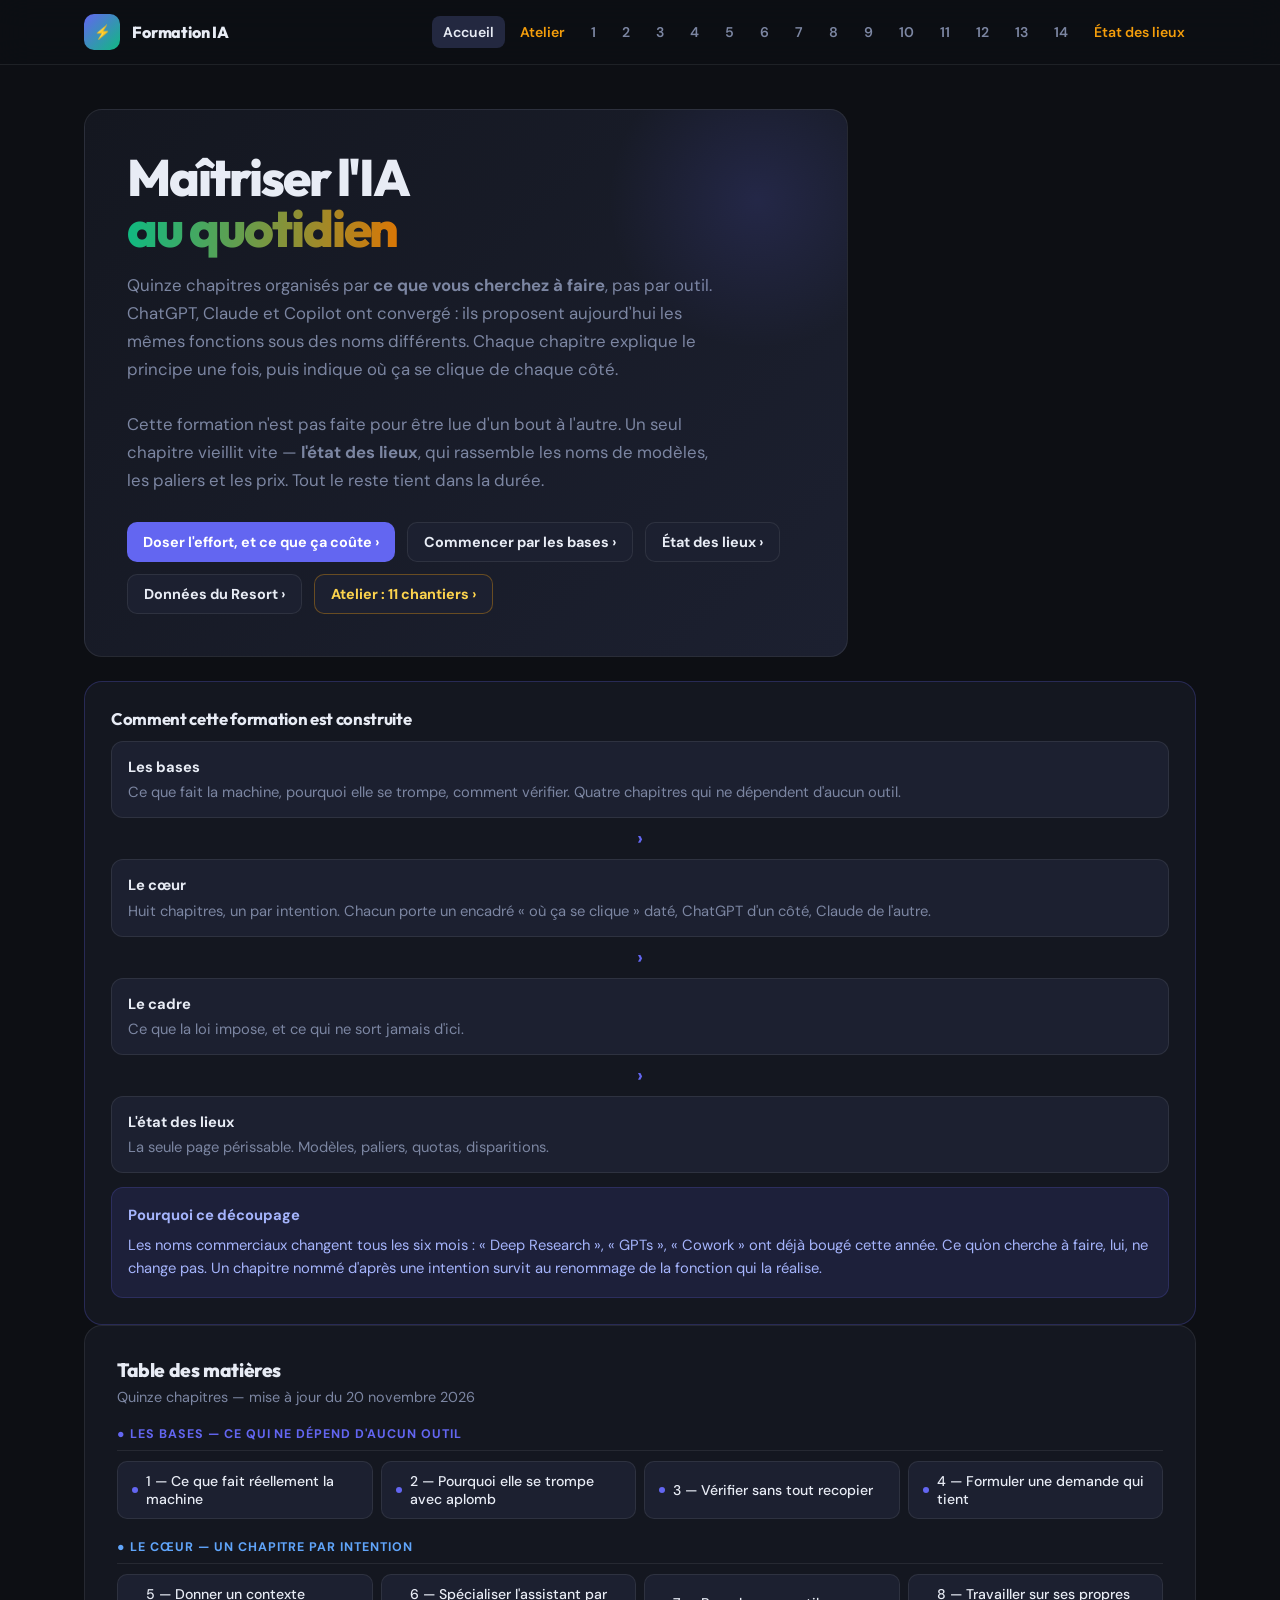
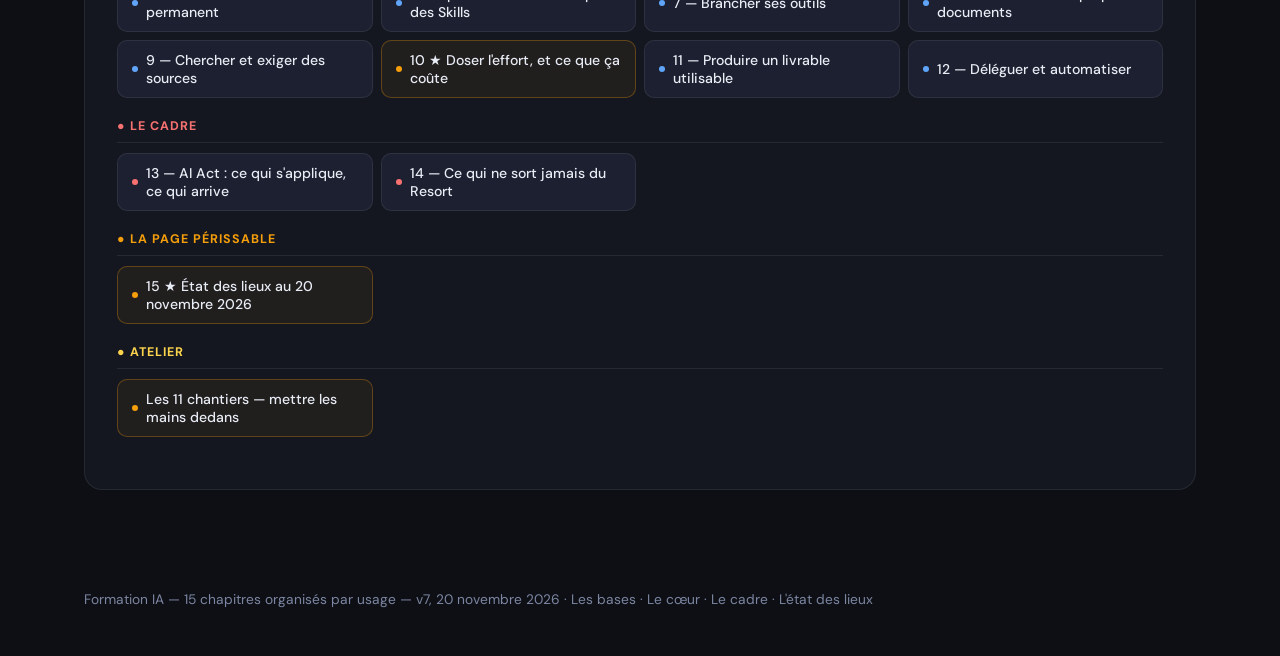
<file: index.html>
<!DOCTYPE html>
<html lang="fr">
<head>
  <meta charset="UTF-8" />
  <meta name="viewport" content="width=device-width, initial-scale=1.0" />
  <title>Formation IA — Maîtriser l'IA au quotidien (v7 — novembre 2026)</title>
  <link rel="preconnect" href="https://fonts.googleapis.com">
  <link href="https://fonts.googleapis.com/css2?family=Outfit:wght@400;600;700;800;900&family=DM+Sans:wght@400;500;600&display=swap" rel="stylesheet">
  <style>
    :root {
      --bg: #0d0f14;
      --surface: #141720;
      --surface-2: #1c2030;
      --surface-3: #232840;
      --line: rgba(255,255,255,0.08);
      --text: #e8ecf5;
      --muted: #7c86a2;
      --gpt: #10b981;
      --gpt-dim: rgba(16,185,129,0.12);
      --claude: #d97706;
      --claude-dim: rgba(217,119,6,0.12);
      --accent: #6366f1;
      --accent-dim: rgba(99,102,241,0.12);
      --radius: 18px;
      --max: 1160px;
      --shadow: 0 20px 50px rgba(0,0,0,0.4);
    }

    * { box-sizing: border-box; margin: 0; padding: 0; }

    html, body {
      font-family: 'DM Sans', sans-serif;
      background: var(--bg);
      color: var(--text);
      min-height: 100vh;
    }

    a { color: inherit; text-decoration: none; }

    /* NAV */
    header {
      position: sticky;
      top: 0;
      z-index: 30;
      background: rgba(13,15,20,0.92);
      backdrop-filter: blur(16px);
      border-bottom: 1px solid var(--line);
    }

    .nav {
      max-width: var(--max);
      margin: 0 auto;
      padding: 14px 24px;
      display: flex;
      align-items: center;
      justify-content: space-between;
      gap: 16px;
    }

    .brand {
      display: flex;
      align-items: center;
      gap: 12px;
      font-family: 'Outfit', sans-serif;
      font-weight: 800;
      font-size: 1rem;
      letter-spacing: -0.01em;
      white-space: nowrap;
    }

    .brand-mark {
      width: 36px;
      height: 36px;
      border-radius: 10px;
      background: linear-gradient(135deg, var(--accent), var(--gpt));
      display: grid;
      place-items: center;
      font-size: 0.85rem;
      font-weight: 800;
    }

    .nav-links {
      display: flex;
      align-items: center;
      gap: 4px;
      flex-wrap: wrap;
    }

    .nav-link {
      padding: 7px 11px;
      border-radius: 8px;
      color: var(--muted);
      font-weight: 600;
      font-size: 0.88rem;
      transition: 0.15s;
    }

    .nav-link:hover, .nav-link.active {
      color: var(--text);
      background: var(--surface-3);
    }

    /* PAGES */
    main { width: 100%; }

    .page {
      display: none;
      max-width: var(--max);
      margin: 0 auto;
      padding: 44px 24px 80px;
    }
    .page.active { display: block; }

    /* CARDS */
    .card {
      background: var(--surface);
      border: 1px solid var(--line);
      border-radius: var(--radius);
    }

    .lesson-card {
      padding: 26px;
    }

    .lesson-card p {
      color: var(--muted);
      line-height: 1.7;
      font-size: 0.97rem;
      margin-bottom: 12px;
    }
    .lesson-card p:last-child { margin-bottom: 0; }

    /* LESSON HEADER */
    .lesson-header {
      display: flex;
      align-items: flex-start;
      justify-content: space-between;
      gap: 16px;
      margin-bottom: 28px;
      flex-wrap: wrap;
    }

    .lesson-header h2 {
      font-family: 'Outfit', sans-serif;
      font-weight: 800;
      font-size: clamp(1.8rem, 2.5vw, 2.6rem);
      letter-spacing: -0.03em;
      line-height: 1.1;
      margin-top: 10px;
    }

    .tag {
      display: inline-flex;
      align-items: center;
      gap: 8px;
      padding: 6px 12px;
      border-radius: 99px;
      font-weight: 700;
      font-size: 0.82rem;
      letter-spacing: 0.03em;
      text-transform: uppercase;
    }

    .tag-gpt { background: var(--gpt-dim); color: var(--gpt); }
    .tag-claude { background: var(--claude-dim); color: var(--claude); }
    .tag-tool { background: var(--accent-dim); color: var(--accent); }
    .tag-compare { background: rgba(239,68,68,0.12); color: #f87171; }
    .tag-num { background: var(--surface-3); color: var(--muted); }

    /* LESSON GRID */
    .lesson-grid {
      display: grid;
      grid-template-columns: 1fr 1fr;
      gap: 18px;
    }

    /* COMPARE TABLE */
    .compare-table {
      width: 100%;
      border-collapse: collapse;
      font-size: 0.92rem;
    }

    .compare-table th {
      padding: 12px 16px;
      text-align: left;
      font-family: 'Outfit', sans-serif;
      font-weight: 700;
      font-size: 0.85rem;
      letter-spacing: 0.02em;
      border-bottom: 1px solid var(--line);
    }

    .compare-table th:nth-child(2) { color: var(--gpt); }
    .compare-table th:nth-child(3) { color: var(--claude); }

    .compare-table td {
      padding: 11px 16px;
      border-bottom: 1px solid var(--line);
      color: var(--muted);
      vertical-align: top;
      line-height: 1.5;
    }

    .compare-table td:first-child {
      color: var(--text);
      font-weight: 600;
    }

    .compare-table tr:last-child td { border-bottom: none; }

    .badge-gpt {
      display: inline-block;
      padding: 2px 8px;
      border-radius: 6px;
      background: var(--gpt-dim);
      color: var(--gpt);
      font-size: 0.78rem;
      font-weight: 700;
    }

    .badge-claude {
      display: inline-block;
      padding: 2px 8px;
      border-radius: 6px;
      background: var(--claude-dim);
      color: var(--claude);
      font-size: 0.78rem;
      font-weight: 700;
    }

    /* CHIPS */
    .chips {
      display: flex;
      flex-wrap: wrap;
      gap: 8px;
      margin-top: 16px;
    }

    .chip {
      padding: 7px 12px;
      border-radius: 8px;
      background: var(--surface-3);
      color: var(--muted);
      font-weight: 600;
      font-size: 0.88rem;
      border: 1px solid var(--line);
    }

    .chip-gpt {
      background: var(--gpt-dim);
      color: var(--gpt);
      border-color: rgba(16,185,129,0.2);
    }

    .chip-claude {
      background: var(--claude-dim);
      color: var(--claude);
      border-color: rgba(217,119,6,0.2);
    }

    /* FLOW */
    .flow {
      display: grid;
      gap: 8px;
      margin-top: 12px;
    }

    .flow-box {
      padding: 14px 16px;
      border: 1px solid var(--line);
      border-radius: 12px;
      background: var(--surface-2);
      line-height: 1.5;
      font-size: 0.92rem;
    }

    .flow-box strong {
      display: block;
      color: var(--text);
      font-weight: 700;
      margin-bottom: 3px;
    }

    .flow-box span { color: var(--muted); }

    .arrow {
      text-align: center;
      color: var(--accent);
      font-size: 1.2rem;
      font-weight: 700;
    }

    /* STEPS */
    .steps { display: grid; gap: 10px; margin-top: 12px; }

    .step {
      display: grid;
      grid-template-columns: 36px 1fr;
      gap: 12px;
      align-items: start;
      padding: 12px;
      border-radius: 12px;
      background: var(--surface-2);
      border: 1px solid var(--line);
    }

    .step-num {
      width: 36px;
      height: 36px;
      border-radius: 10px;
      background: var(--accent);
      display: grid;
      place-items: center;
      font-weight: 800;
      font-size: 0.9rem;
      flex-shrink: 0;
    }

    .step div { color: var(--muted); font-size: 0.92rem; line-height: 1.55; }
    .step strong { color: var(--text); display: block; margin-bottom: 3px; }

    /* EXAMPLES */
    .example-list { display: grid; gap: 10px; margin-top: 12px; }

    .example {
      padding: 12px 14px;
      border-radius: 12px;
      border: 1px solid var(--line);
      background: var(--surface-2);
    }

    .example strong {
      display: block;
      margin-bottom: 4px;
      font-size: 0.95rem;
      color: var(--text);
      font-weight: 600;
    }

    .example span { color: var(--muted); font-size: 0.9rem; line-height: 1.5; display: block; }

    /* BUTTONS */
    .btn {
      display: inline-flex;
      align-items: center;
      gap: 8px;
      border-radius: 10px;
      padding: 10px 16px;
      font-weight: 700;
      font-size: 0.9rem;
      transition: 0.15s;
      cursor: pointer;
      border: none;
    }

    .btn-primary {
      background: var(--accent);
      color: #fff;
    }
    .btn-primary:hover { opacity: 0.85; }

    .btn-secondary {
      background: var(--surface-2);
      border: 1px solid var(--line);
      color: var(--text);
    }
    .btn-secondary:hover { background: var(--surface-3); }

    /* HERO PAGE */
    .hero-grid {
      display: grid;
      grid-template-columns: 1.4fr 0.6fr;
      gap: 20px;
      margin-bottom: 24px;
    }

    .hero-main {
      padding: 42px;
      background: linear-gradient(135deg, var(--surface) 0%, var(--surface-2) 100%);
      position: relative;
      overflow: hidden;
    }

    .hero-main::before {
      content: '';
      position: absolute;
      top: -60px; right: -60px;
      width: 300px; height: 300px;
      border-radius: 50%;
      background: radial-gradient(circle, rgba(99,102,241,0.15), transparent 70%);
      pointer-events: none;
    }

    .eyebrow {
      display: inline-flex;
      align-items: center;
      gap: 8px;
      padding: 6px 14px;
      border-radius: 99px;
      background: var(--accent-dim);
      color: var(--accent);
      font-size: 0.82rem;
      font-weight: 700;
      letter-spacing: 0.04em;
      text-transform: uppercase;
      margin-bottom: 20px;
    }

    .hero-title {
      font-family: 'Outfit', sans-serif;
      font-weight: 800;
      font-size: clamp(2.2rem, 4vw, 3.8rem);
      letter-spacing: -0.04em;
      line-height: 1.0;
      margin-bottom: 18px;
    }

    .hero-title em {
      font-style: normal;
      background: linear-gradient(90deg, var(--gpt), var(--claude));
      -webkit-background-clip: text;
      -webkit-text-fill-color: transparent;
      background-clip: text;
    }

    .hero-lead {
      color: var(--muted);
      font-size: 1.05rem;
      line-height: 1.65;
      max-width: 50ch;
      margin-bottom: 28px;
    }

    .hero-side {
      padding: 24px;
      display: flex;
      flex-direction: column;
      gap: 14px;
    }

    .stat-card {
      padding: 18px;
      border-radius: 14px;
      background: var(--surface-2);
      border: 1px solid var(--line);
    }

    .stat-label {
      font-size: 0.78rem;
      font-weight: 700;
      text-transform: uppercase;
      letter-spacing: 0.05em;
      color: var(--muted);
      margin-bottom: 6px;
    }

    .stat-value {
      font-family: 'Outfit', sans-serif;
      font-size: 1.4rem;
      font-weight: 800;
      letter-spacing: -0.03em;
      color: var(--text);
      margin-bottom: 4px;
    }

    .stat-desc {
      font-size: 0.86rem;
      color: var(--muted);
      line-height: 1.45;
    }

    /* TOC */
    .toc-section {
      padding: 32px;
      margin-bottom: 20px;
    }

    .toc-title {
      font-family: 'Outfit', sans-serif;
      font-weight: 800;
      font-size: 1.2rem;
      margin-bottom: 6px;
      letter-spacing: -0.02em;
    }

    .toc-subtitle {
      color: var(--muted);
      font-size: 0.9rem;
      margin-bottom: 20px;
    }

    .toc-group {
      margin-bottom: 20px;
    }

    .toc-group-label {
      font-size: 0.78rem;
      font-weight: 700;
      letter-spacing: 0.08em;
      text-transform: uppercase;
      margin-bottom: 10px;
      padding-bottom: 8px;
      border-bottom: 1px solid var(--line);
    }

    .toc-group-label.gpt { color: var(--gpt); }
    .toc-group-label.claude { color: var(--claude); }
    .toc-group-label.tools { color: var(--accent); }

    .toc-grid {
      display: grid;
      grid-template-columns: repeat(auto-fill, minmax(220px, 1fr));
      gap: 8px;
    }

    .toc-link {
      padding: 10px 14px;
      border-radius: 10px;
      border: 1px solid var(--line);
      background: var(--surface-2);
      color: var(--text);
      font-size: 0.88rem;
      font-weight: 500;
      transition: 0.15s;
      display: flex;
      align-items: center;
      gap: 8px;
    }

    .toc-link:hover { background: var(--surface-3); border-color: rgba(255,255,255,0.15); }

    .toc-dot {
      width: 6px;
      height: 6px;
      border-radius: 50%;
      flex-shrink: 0;
    }

    /* HIGHLIGHT BOX */
    .highlight {
      padding: 16px;
      border-radius: 12px;
      margin-top: 12px;
      font-size: 0.92rem;
      line-height: 1.6;
    }

    .highlight-gpt { background: var(--gpt-dim); border: 1px solid rgba(16,185,129,0.2); color: #6ee7b7; }
    .highlight-claude { background: var(--claude-dim); border: 1px solid rgba(217,119,6,0.2); color: #fcd34d; }
    .highlight-info { background: var(--accent-dim); border: 1px solid rgba(99,102,241,0.2); color: #a5b4fc; }
    .highlight-warn { background: rgba(239,68,68,0.1); border: 1px solid rgba(239,68,68,0.2); color: #fca5a5; }

    .highlight strong { display: block; font-weight: 700; margin-bottom: 6px; }

    /* SECTION LABEL */
    h3 {
      font-family: 'Outfit', sans-serif;
      font-weight: 700;
      font-size: 1.05rem;
      letter-spacing: -0.02em;
      color: var(--text);
      margin-bottom: 12px;
    }

    /* FULL WIDTH CARD */
    .full-card {
      grid-column: 1 / -1;
    }

    /* FOOTER */
    footer {
      max-width: var(--max);
      margin: 0 auto;
      padding: 0 24px 48px;
      color: var(--muted);
      font-size: 0.86rem;
    }

    /* RESPONSIVE */
    @media (max-width: 960px) {
      .hero-grid, .lesson-grid { grid-template-columns: 1fr; }
      .hero-side { display: grid; grid-template-columns: 1fr 1fr; }
    }

    @media (max-width: 640px) {
      .compare-table, .compare-table tbody, .compare-table tr, .compare-table td { display: block; width: 100%; }
      .compare-table thead { display: none; }
      .compare-table tr { border-bottom: 1px solid var(--line); padding: 12px 0; }
      .compare-table tr:last-child { border-bottom: none; }
      .compare-table td { border-bottom: none; padding: 4px 0; }
      .compare-table td:first-child { color: var(--text); font-weight: 700; font-size: 0.95rem; margin-bottom: 2px; }
      .compare-table td[data-th]:not(:first-child)::before {
        content: attr(data-th);
        display: block;
        font-size: 0.72rem;
        text-transform: uppercase;
        letter-spacing: 0.04em;
        font-weight: 700;
        margin-bottom: 2px;
      }
      .compare-table td:nth-child(2)::before { color: var(--gpt); }
      .compare-table td:nth-child(3)::before { color: var(--claude); }
      .nav-links { display: none; }
      .hero-main { padding: 28px; }
      .hero-side { grid-template-columns: 1fr; }
      .page { padding: 28px 16px 60px; }
    }
  </style>
</head>
<body>
<header>
  <div class="nav">
    <div class="brand">
      <div class="brand-mark">⚡</div>
      Formation IA
    </div>
    <nav class="nav-links">
      <a class="nav-link" href="#accueil">Accueil</a>
      <a class="nav-link" href="exercices.html" style="color:#f59e0b">Atelier</a>
      <a class="nav-link" href="#chap-1">1</a>
      <a class="nav-link" href="#chap-2">2</a>
      <a class="nav-link" href="#chap-3">3</a>
      <a class="nav-link" href="#chap-4">4</a>
      <a class="nav-link" href="#chap-5">5</a>
      <a class="nav-link" href="#chap-6">6</a>
      <a class="nav-link" href="#chap-7">7</a>
      <a class="nav-link" href="#chap-8">8</a>
      <a class="nav-link" href="#chap-9">9</a>
      <a class="nav-link" href="#chap-10">10</a>
      <a class="nav-link" href="#chap-11">11</a>
      <a class="nav-link" href="#chap-12">12</a>
      <a class="nav-link" href="#chap-13">13</a>
      <a class="nav-link" href="#chap-14">14</a>
      <a class="nav-link" href="#chap-15" style="color:#f59e0b">État des lieux</a>
    </nav>
  </div>
</header>

<main>

<!-- ========== ACCUEIL ========== -->
<section class="page" id="accueil">
  <div class="hero-grid">
    <div class="card hero-main">
      <h1 class="hero-title">Maîtriser l'IA<br><em>au quotidien</em></h1>
      <p class="hero-lead">
        Quinze chapitres organisés par <strong>ce que vous cherchez à faire</strong>, pas par outil. ChatGPT, Claude et Copilot ont convergé : ils proposent aujourd'hui les mêmes fonctions sous des noms différents. Chaque chapitre explique le principe une fois, puis indique où ça se clique de chaque côté.
      </p>
      <p class="hero-lead" style="margin-top:10px;">
        Cette formation n'est pas faite pour être lue d'un bout à l'autre. Un seul chapitre vieillit vite — <strong>l'état des lieux</strong>, qui rassemble les noms de modèles, les paliers et les prix. Tout le reste tient dans la durée.
      </p>
      <div style="display:flex;gap:12px;flex-wrap:wrap;">
        <a class="btn btn-primary" href="#chap-10">Doser l'effort, et ce que ça coûte ›</a>
        <a class="btn btn-secondary" href="#chap-1">Commencer par les bases ›</a>
        <a class="btn btn-secondary" href="#chap-15">État des lieux ›</a>
        <a class="btn btn-secondary" href="#chap-14">Données du Resort ›</a>
        <a class="btn btn-secondary" href="exercices.html" style="border-color:rgba(245,158,11,0.35);color:#fcd34d">Atelier : 11 chantiers ›</a>
      </div>
    </div>
  </div>

  <div class="card lesson-card" style="margin-top:22px;border-color:rgba(99,102,241,0.25)">
    <h3>Comment cette formation est construite</h3>
    <div class="flow">
      <div class="flow-box"><strong>Les bases</strong><span>Ce que fait la machine, pourquoi elle se trompe, comment vérifier. Quatre chapitres qui ne dépendent d'aucun outil.</span></div>
      <div class="arrow">›</div>
      <div class="flow-box"><strong>Le cœur</strong><span>Huit chapitres, un par intention. Chacun porte un encadré « où ça se clique » daté, ChatGPT d'un côté, Claude de l'autre.</span></div>
      <div class="arrow">›</div>
      <div class="flow-box"><strong>Le cadre</strong><span>Ce que la loi impose, et ce qui ne sort jamais d'ici.</span></div>
      <div class="arrow">›</div>
      <div class="flow-box"><strong>L'état des lieux</strong><span>La seule page périssable. Modèles, paliers, quotas, disparitions.</span></div>
    </div>
    <div class="highlight highlight-info" style="margin-top:14px;"><strong>Pourquoi ce découpage</strong>Les noms commerciaux changent tous les six mois : « Deep Research », « GPTs », « Cowork » ont déjà bougé cette année. Ce qu'on cherche à faire, lui, ne change pas. Un chapitre nommé d'après une intention survit au renommage de la fonction qui la réalise.</div>
  </div>

  <div class="card toc-section">
    <div class="toc-title">Table des matières</div>
    <div class="toc-subtitle">Quinze chapitres — mise à jour du 20 novembre 2026</div>

    <div class="toc-group">
      <div class="toc-group-label" style="color:var(--accent)">● Les bases — ce qui ne dépend d'aucun outil</div>
      <div class="toc-grid">
        <a class="toc-link" href="#chap-1"><span class="toc-dot" style="background:var(--accent)"></span>1 — Ce que fait réellement la machine</a>
        <a class="toc-link" href="#chap-2"><span class="toc-dot" style="background:var(--accent)"></span>2 — Pourquoi elle se trompe avec aplomb</a>
        <a class="toc-link" href="#chap-3"><span class="toc-dot" style="background:var(--accent)"></span>3 — Vérifier sans tout recopier</a>
        <a class="toc-link" href="#chap-4"><span class="toc-dot" style="background:var(--accent)"></span>4 — Formuler une demande qui tient</a>
      </div>
    </div>

    <div class="toc-group">
      <div class="toc-group-label" style="color:#60a5fa">● Le cœur — un chapitre par intention</div>
      <div class="toc-grid">
        <a class="toc-link" href="#chap-5"><span class="toc-dot" style="background:#60a5fa"></span>5 — Donner un contexte permanent</a>
        <a class="toc-link" href="#chap-6"><span class="toc-dot" style="background:#60a5fa"></span>6 — Spécialiser l'assistant par des Skills</a>
        <a class="toc-link" href="#chap-7"><span class="toc-dot" style="background:#60a5fa"></span>7 — Brancher ses outils</a>
        <a class="toc-link" href="#chap-8"><span class="toc-dot" style="background:#60a5fa"></span>8 — Travailler sur ses propres documents</a>
        <a class="toc-link" href="#chap-9"><span class="toc-dot" style="background:#60a5fa"></span>9 — Chercher et exiger des sources</a>
        <a class="toc-link" href="#chap-10" style="border-color:rgba(245,158,11,0.3);background:rgba(245,158,11,0.06)"><span class="toc-dot" style="background:#f59e0b"></span>10 ★ Doser l'effort, et ce que ça coûte</a>
        <a class="toc-link" href="#chap-11"><span class="toc-dot" style="background:#60a5fa"></span>11 — Produire un livrable utilisable</a>
        <a class="toc-link" href="#chap-12"><span class="toc-dot" style="background:#60a5fa"></span>12 — Déléguer et automatiser</a>
      </div>
    </div>

    <div class="toc-group">
      <div class="toc-group-label" style="color:#f87171">● Le cadre</div>
      <div class="toc-grid">
        <a class="toc-link" href="#chap-13"><span class="toc-dot" style="background:#f87171"></span>13 — AI Act : ce qui s'applique, ce qui arrive</a>
        <a class="toc-link" href="#chap-14"><span class="toc-dot" style="background:#f87171"></span>14 — Ce qui ne sort jamais du Resort</a>
      </div>
    </div>

    <div class="toc-group">
      <div class="toc-group-label" style="color:#f59e0b">● La page périssable</div>
      <div class="toc-grid">
        <a class="toc-link" href="#chap-15" style="border-color:rgba(245,158,11,0.3);background:rgba(245,158,11,0.06)"><span class="toc-dot" style="background:#f59e0b"></span>15 ★ État des lieux au 20 novembre 2026</a>
      </div>
    </div>

    <div class="toc-group">
      <div class="toc-group-label" style="color:#fcd34d">● Atelier</div>
      <div class="toc-grid">
        <a class="toc-link" href="exercices.html" style="border-color:rgba(245,158,11,0.3);background:rgba(245,158,11,0.06)"><span class="toc-dot" style="background:#f59e0b"></span>Les 11 chantiers — mettre les mains dedans</a>
      </div>
    </div>
  </div>
</section>

<!-- ========== CHAPITRE 1 ========== -->
<section class="page" id="chap-1">
  <div class="lesson-header">
    <div>
      <div class="tag" style="background:var(--accent-dim);color:var(--accent)">● Les bases — Chapitre 1</div>
      <h2>Ce que fait réellement la machine</h2>
    </div>
    <a class="btn btn-secondary" href="#accueil">↩ Retour</a>
  </div>

  <div class="card lesson-card" style="margin-bottom:18px;">
    <p style="color:var(--text);font-size:1rem;line-height:1.7;">Vous n'avez pas besoin de comprendre comment c'est construit. Vous avez besoin d'une image mentale juste, parce que c'est elle qui vous dira, en situation, si vous pouvez faire confiance au résultat.</p>
  </div>

  <div class="lesson-grid">
    <div class="card lesson-card">
      <h3>Le moteur : prédire la suite</h3>
      <p>Un modèle de langage fait une seule chose : il produit le mot suivant le plus plausible, puis recommence. Il a appris cette plausibilité sur une quantité énorme de textes. C'est tout.</p>
      <p>Cette mécanique très pauvre produit un résultat très riche, parce que pour prédire correctement la suite d'un raisonnement, il faut avoir capté quelque chose du raisonnement. Mais elle explique aussi ce qui suit : <strong>rien dans le mécanisme ne distingue une suite vraie d'une suite plausible.</strong></p>
      <div class="highlight highlight-info"><strong>La bonne image</strong>Ce n'est pas une base de données qu'on interroge. C'est quelqu'un de très cultivé, très rapide, qui répond de mémoire et n'aime pas dire « je ne sais pas ».</div>
    </div>

    <div class="card lesson-card">
      <h3>Tout le reste est branché autour</h3>
      <p>Chercher sur le web, lire votre PDF, exécuter un calcul, envoyer un mail, produire un tableau : rien de tout cela n'est le modèle. Ce sont des <strong>outils</strong> que l'éditeur a branchés autour, et que le modèle décide d'appeler.</p>
      <div class="example-list">
        <div class="example"><strong>Conséquence pratique n° 1</strong><span>Si l'outil n'est pas branché ou pas activé, vous obtenez une réponse de mémoire — avec l'assurance d'une réponse vérifiée.</span></div>
        <div class="example"><strong>Conséquence pratique n° 2</strong><span>Demander explicitement « cherche sur le web » ou « calcule-le » change la nature de la réponse, pas seulement son ton.</span></div>
        <div class="example"><strong>Conséquence pratique n° 3</strong><span>Un chiffre arrive soit de la mémoire du modèle, soit d'un outil. Savoir lequel, c'est déjà la moitié de la vérification.</span></div>
      </div>
    </div>

    <div class="card lesson-card">
      <h3>Ce que « raisonner » veut dire</h3>
      <p>Depuis 2025, les modèles peuvent écrire un brouillon interne avant de répondre : poser le problème, essayer, se corriger. C'est ce qu'on appelle le raisonnement, et c'est ce que règle le curseur d'effort (chapitre 10).</p>
      <p>Ça change beaucoup de choses sur les tâches à étapes — un calcul en plusieurs temps, une comparaison de contrats, une planification. Ça ne change presque rien sur les tâches d'un seul geste : reformuler, traduire, résumer un texte court.</p>
      <div class="highlight highlight-warn"><strong>Ce que ça ne corrige pas</strong>Un modèle qui raisonne peut raisonner impeccablement à partir d'un fait faux qu'il vient d'inventer. Le raisonnement améliore la chaîne, pas le premier maillon.</div>
    </div>

    <div class="card lesson-card">
      <h3>Ce qu'il ne sait pas de vous</h3>
      <p>Par défaut, chaque conversation repart de zéro. L'outil ne se souvient pas d'hier, ne connaît pas votre organigramme, n'a pas lu le document dont vous parlez « comme la dernière fois ».</p>
      <p>Les mémoires et les projets (chapitre 5) servent précisément à corriger ça — mais c'est une couche ajoutée, pas une propriété du modèle. Quand elle n'est pas en place, l'outil comble avec du plausible.</p>
      <div class="highlight highlight-info"><strong>Le réflexe qui change tout</strong>Devant une réponse qui vous surprend, demandez-vous d'abord : qu'est-ce qu'il ne pouvait pas savoir ? Neuf fois sur dix, c'est là qu'est l'erreur.</div>
    </div>
  </div>
</section>

<!-- ========== CHAPITRE 2 ========== -->
<section class="page" id="chap-2">
  <div class="lesson-header">
    <div>
      <div class="tag" style="background:var(--accent-dim);color:var(--accent)">● Les bases — Chapitre 2</div>
      <h2>Pourquoi elle se trompe avec aplomb</h2>
    </div>
    <a class="btn btn-secondary" href="#accueil">↩ Retour</a>
  </div>

  <div class="card lesson-card" style="margin-bottom:18px;border-color:rgba(239,68,68,0.25)">
    <p style="color:var(--text);font-size:1rem;line-height:1.7;">L'erreur d'une IA n'a pas la tête d'une erreur. Elle est bien écrite, confiante, cohérente avec le reste. C'est la seule difficulté réelle de cet outil, et c'est pour ça qu'elle occupe un chapitre entier.</p>
  </div>

  <div class="lesson-grid">
    <div class="card lesson-card">
      <h3>Les trois familles de fautes</h3>
      <div class="example-list">
        <div class="example"><strong>L'invention pure</strong><span>Une référence, un article de loi, une étude, une fonctionnalité qui n'existent pas. Le modèle produit la forme attendue d'une source, pas une source. C'est devenu rare sur les questions courantes, et ça reste fréquent sur les détails pointus.</span></div>
        <div class="example"><strong>Le détail plausible greffé sur du vrai</strong><span>La famille la plus dangereuse. Quatre-vingt-dix pour cent du paragraphe est exact, et une date, un montant ou un nom est faux. Rien ne le signale : le ton est identique.</span></div>
        <div class="example"><strong>Le chiffre recopié de travers</strong><span>La donnée existe bien dans votre fichier, mais la ligne lue n'est pas la bonne, ou le total additionne une colonne de trop.</span></div>
      </div>
    </div>

    <div class="card lesson-card">
      <h3>Pourquoi ça ne se « corrige » pas</h3>
      <p>Il n'y a pas, dans le mécanisme, d'endroit où une alarme pourrait se déclencher. Le modèle ne sait pas qu'il invente : produire la suite plausible, c'est exactement ce qu'il fait quand il a raison.</p>
      <p>Les éditeurs réduisent le phénomène en branchant la recherche web, en faisant raisonner le modèle, en l'entraînant à dire qu'il ne sait pas. Le taux baisse ; il n'atteint pas zéro, et il ne l'atteindra pas.</p>
      <div class="highlight highlight-warn"><strong>Le piège du « tu es sûr ? »</strong>Demander confirmation ne vérifie rien. Vous obtenez souvent une rétractation polie sur un point juste, ou une confirmation ferme d'une erreur. Ce n'est pas un test.</div>
    </div>

    <div class="card lesson-card">
      <h3>Ce qui a cessé de marcher</h3>
      <p>Les petits tests qu'on se passait entre collègues — l'œuvre inventée, l'erreur de calcul glissée dans un énoncé, la question piège — <strong>ne déclenchent plus</strong>. Les modèles actuels raisonnent, calculent et cherchent avant de répondre. Nous les avons essayés : ils passent.</p>
      <p>Si vous voulez éprouver un outil, éprouvez-le sur votre propre matière, là où vous êtes capable de juger la réponse. C'est le seul test qui reste informatif.</p>
      <div class="highlight highlight-info"><strong>Le signal le plus fiable</strong>Plus votre demande est précise et vérifiable, plus une fausse réponse se détache. Une question vague appelle une réponse vague, et une réponse vague ne se vérifie pas.</div>
    </div>

    <div class="card lesson-card">
      <h3>Où l'erreur fait mal</h3>
      <div class="example-list">
        <div class="example"><strong>Un chiffre qui part dans une décision</strong><span>Un montant, un effectif, un pourcentage repris tel quel dans une note. C'est le cas le plus coûteux et le plus fréquent.</span></div>
        <div class="example"><strong>Une règle juridique ou sociale</strong><span>Un délai de préavis, un article de convention, une obligation. L'IA produit un énoncé qui ressemble exactement à la bonne réponse.</span></div>
        <div class="example"><strong>Un texte qui part vers l'extérieur</strong><span>Un client, un fournisseur, une administration. L'erreur devient publique et engage le Resort.</span></div>
      </div>
      <div class="highlight highlight-warn"><strong>La règle minimale</strong>Tout ce qui sort avec votre nom dessus a été relu par vous. Pas survolé : relu, avec les chiffres recoupés.</div>
    </div>
  </div>
</section>

<!-- ========== CHAPITRE 3 ========== -->
<section class="page" id="chap-3">
  <div class="lesson-header">
    <div>
      <div class="tag" style="background:var(--accent-dim);color:var(--accent)">● Les bases — Chapitre 3</div>
      <h2>Vérifier sans tout recopier</h2>
    </div>
    <a class="btn btn-secondary" href="#accueil">↩ Retour</a>
  </div>

  <div class="card lesson-card" style="margin-bottom:18px;">
    <p style="color:var(--text);font-size:1rem;line-height:1.7;">Si vérifier coûte autant que faire, l'outil ne sert à rien. Tout l'enjeu est de vérifier <strong>à hauteur de l'enjeu</strong>, avec des gestes qui prennent trente secondes.</p>
  </div>

  <div class="lesson-grid">
    <div class="card lesson-card">
      <h3>La règle de proportion</h3>
      <p>Avant de vérifier, posez-vous une seule question : <strong>que se passe-t-il si c'est faux ?</strong></p>
      <div class="steps">
        <div class="step"><div class="step-num">1</div><div><strong>Sans conséquence</strong><br>Un brouillon pour vous, une reformulation, une idée de plan. Vous jugez à la lecture, et c'est fini.</div></div>
        <div class="step"><div class="step-num">2</div><div><strong>Conséquence interne</strong><br>Une note, un tableau de suivi, un support de réunion. Recoupez les chiffres et les noms, laissez le reste.</div></div>
        <div class="step"><div class="step-num">3</div><div><strong>Conséquence externe ou réglementaire</strong><br>Un courrier, un contrat, une réponse à une administration. Chaque affirmation est tracée jusqu'à sa source avant l'envoi.</div></div>
      </div>
    </div>

    <div class="card lesson-card">
      <h3>Trois gestes qui coûtent peu</h3>
      <div class="example-list">
        <div class="example"><strong>Demander la source, et l'ouvrir</strong><span>« D'où vient ce chiffre ? Donne le lien. » Puis cliquer. Une source qui ne s'ouvre pas, ou qui ne dit pas ce que le résumé prétend, c'est l'erreur la plus courante — et elle se voit en dix secondes.</span></div>
        <div class="example"><strong>Refaire le calcul ailleurs</strong><span>Un total, un pourcentage, une variation : trente secondes dans Excel. Ne demandez pas à l'IA de revérifier son propre calcul.</span></div>
        <div class="example"><strong>Reposer la question autrement</strong><span>Dans une conversation neuve, sans le contexte précédent. Deux réponses qui divergent signalent une zone fragile ; deux réponses identiques ne prouvent rien, mais c'est déjà un filtre.</span></div>
      </div>
    </div>

    <div class="card lesson-card">
      <h3>Le point de contrôle qui rate le plus</h3>
      <p>Quand vous faites travailler l'outil sur vos documents, la question n'est pas « la réponse est-elle juste ? » mais <strong>« a-t-il lu tout le document ? »</strong>.</p>
      <p>Le symptôme est reconnaissable : la synthèse ne cite que le début, ou passe sous silence une partie que vous savez présente. Demandez une citation littérale tirée des dernières pages. Si elle ne vient pas, il n'a pas tout lu.</p>
      <div class="highlight highlight-info"><strong>Le test de la citation</strong>« Cite-moi la phrase exacte sur laquelle tu t'appuies. » C'est le geste de vérification le plus rentable de toute cette formation.</div>
    </div>

    <div class="card lesson-card">
      <h3>Ce qui ne se délègue jamais</h3>
      <div class="example-list">
        <div class="example"><strong>Le jugement</strong><span>Faut-il envoyer ce courrier, embaucher cette personne, accepter cette offre. L'IA peut instruire le dossier ; elle ne décide pas.</span></div>
        <div class="example"><strong>La responsabilité de la sortie</strong><span>Un document signé engage une personne. « C'est l'IA qui l'a écrit » n'est pas une explication recevable, en interne comme en externe.</span></div>
        <div class="example"><strong>La connaissance du terrain</strong><span>Ce que l'outil ne peut pas savoir : l'historique d'un dossier, le caractère d'un interlocuteur, ce qui s'est dit en réunion. C'est votre apport, et il est décisif.</span></div>
      </div>
    </div>
  </div>
</section>

<!-- ========== CHAPITRE 4 ========== -->
<section class="page" id="chap-4">
  <div class="lesson-header">
    <div>
      <div class="tag" style="background:var(--accent-dim);color:var(--accent)">● Les bases — Chapitre 4</div>
      <h2>Formuler une demande qui tient</h2>
    </div>
    <a class="btn btn-secondary" href="#accueil">↩ Retour</a>
  </div>

  <div class="card lesson-card" style="margin-bottom:18px;">
    <p style="color:var(--text);font-size:1rem;line-height:1.7;">Ce chapitre est volontairement court. Les modèles actuels comprennent très bien une demande mal écrite ; ils ne devinent pas une demande incomplète. Il n'y a donc que trois leviers à connaître, et aucune formule magique à apprendre.</p>
  </div>

  <div class="lesson-grid">
    <div class="card lesson-card">
      <h3>Les trois leviers</h3>
      <div class="steps">
        <div class="step"><div class="step-num">1</div><div><strong>Le contexte</strong><br>Pour qui, dans quel cadre, avec quel historique. C'est ce que l'outil ne peut pas deviner, et c'est ce qui manque dans quatre-vingts pour cent des demandes décevantes.</div></div>
        <div class="step"><div class="step-num">2</div><div><strong>La forme attendue</strong><br>Longueur, support, ton, structure. « Une note d'une page pour un comité » et « explique-moi » ne produisent pas le même objet.</div></div>
        <div class="step"><div class="step-num">3</div><div><strong>Le critère de refus</strong><br>Ce qui ferait que c'est raté. C'est le levier le moins utilisé et le plus efficace : « si tu n'as pas la source, dis-le au lieu d'inventer ».</div></div>
      </div>
    </div>

    <div class="card lesson-card">
      <h3>Ce qui ne sert plus à rien</h3>
      <div class="example-list">
        <div class="example"><strong>« Tu es un expert en… »</strong><span>Sans effet mesurable sur les modèles actuels. Ce qui compte, c'est le contexte réel, pas le rôle attribué.</span></div>
        <div class="example"><strong>Les formules de politesse et les encouragements</strong><span>Aucun effet sur la qualité. Écrivez comme vous écrivez.</span></div>
        <div class="example"><strong>Les prompts recopiés de dix lignes</strong><span>Souvent moins bons qu'une demande claire de trois phrases, parce qu'ils décrivent une situation qui n'est pas la vôtre.</span></div>
      </div>
      <div class="highlight highlight-info"><strong>Le vrai raccourci</strong>Plutôt que de soigner la formulation, donnez la matière : le document, le tableau, le mail d'origine. Un contexte réel vaut mieux que n'importe quelle tournure.</div>
    </div>

    <div class="card lesson-card">
      <h3>Travailler en deux temps</h3>
      <p>Pour tout ce qui dépasse la question simple, la méthode qui marche n'est pas d'écrire une demande parfaite, mais de <strong>faire reformuler avant de faire produire</strong>.</p>
      <div class="flow">
        <div class="flow-box"><strong>1. Reformule</strong><span>« Avant d'écrire quoi que ce soit, dis-moi ce que tu as compris et ce qui te manque. »</span></div>
        <div class="arrow">›</div>
        <div class="flow-box"><strong>2. Corrigez</strong><span>Vous voyez immédiatement le malentendu, avant qu'il ait produit trois pages dessus.</span></div>
        <div class="arrow">›</div>
        <div class="flow-box"><strong>3. Produis</strong><span>Le résultat est bon du premier coup, parce que la demande est devenue complète.</span></div>
      </div>
    </div>

    <div class="card lesson-card">
      <h3>Une demande qui tient, en pratique</h3>
      <p>Trois phrases suffisent presque toujours :</p>
      <div class="example-list">
        <div class="example"><strong>Ce que je veux obtenir</strong><span>« Une réponse à cet avis client, à publier sous notre nom. »</span></div>
        <div class="example"><strong>La matière</strong><span>« Voici l'avis, et voici deux réponses qu'on a déjà publiées dont le ton me convient. »</span></div>
        <div class="example"><strong>Le critère de refus</strong><span>« Pas de promesse de geste commercial, pas plus de huit lignes, et ne reprends aucun détail que l'avis ne mentionne pas. »</span></div>
      </div>
      <div class="highlight highlight-info"><strong>À retenir</strong>Le troisième point est celui qu'on oublie, et c'est celui qui évite les reprises.</div>
    </div>
  </div>
</section>

<!-- ========== CHAPITRE 5 ========== -->
<section class="page" id="chap-5">
  <div class="lesson-header">
    <div>
      <div class="tag" style="background:rgba(96,165,250,0.12);color:#60a5fa">● Le cœur — Chapitre 5</div>
      <h2>Donner un contexte permanent</h2>
    </div>
    <a class="btn btn-secondary" href="#accueil">↩ Retour</a>
  </div>

  <div class="card lesson-card" style="margin-bottom:18px;">
    <p style="color:var(--text);font-size:1rem;line-height:1.7;"><em>« J'en ai assez de réexpliquer qui je suis et ce que je veux à chaque conversation. »</em></p>
  </div>

  <div class="lesson-grid">
    <div class="card lesson-card">
      <h3>Trois niveaux empilés</h3>
      <p>Les deux outils proposent la même architecture, du plus large au plus étroit. Elle se lit de haut en bas : le niveau le plus précis l'emporte sur le plus général.</p>
      <div class="steps">
        <div class="step"><div class="step-num">1</div><div><strong>Les instructions</strong><br>Valables partout, dans toutes vos conversations. Qui vous êtes, comment vous voulez qu'on vous réponde, ce que vous ne voulez jamais voir.</div></div>
        <div class="step"><div class="step-num">2</div><div><strong>La mémoire</strong><br>Se remplit toute seule à partir de vos échanges. Vous ne l'écrivez pas, vous la relisez et la corrigez.</div></div>
        <div class="step"><div class="step-num">3</div><div><strong>Le projet</strong><br>Ne vaut que pour un dossier : ses fichiers, ses conversations, ses consignes propres. Ce qui est écrit là prend le dessus.</div></div>
      </div>
    </div>

    <div class="card lesson-card">
      <h3>Ce qu'on met dans les instructions</h3>
      <p>Pas une présentation de soi : des <strong>contraintes de sortie</strong>. La différence est nette à l'usage.</p>
      <div class="example-list">
        <div class="example"><strong>Ce qui marche</strong><span>« Réponds en français. Conclusion en premier. Pas de récapitulatif final. Si une donnée manque, pose une seule question au lieu de supposer. »</span></div>
        <div class="example"><strong>Ce qui ne sert à rien</strong><span>« Je travaille dans l'hôtellerie et j'aime les réponses de qualité. » Trop vague pour changer quoi que ce soit.</span></div>
        <div class="example"><strong>Ce qu'il ne faut pas y mettre</strong><span>Des données nominatives, des montants, des éléments confidentiels. Ces instructions s'appliquent à toutes vos conversations, y compris celles que vous partagerez.</span></div>
      </div>
    </div>
  </div>

  <div class="card lesson-card full-card" style="margin-top:18px;border-color:rgba(99,102,241,0.25)">
    <h3>Où ça se clique — relevé du 20 novembre 2026</h3>
    <table class="compare-table">
      <thead><tr><th>Ce que vous cherchez</th><th>ChatGPT Business</th><th>Claude Team</th></tr></thead>
      <tbody>
        <tr><td data-th="Ce que vous cherchez">Les instructions</td><td data-th="ChatGPT Business">Paramètres → Personnalisation → instructions personnalisées</td><td data-th="Claude Team">Paramètres → Your Claude → Instructions</td></tr>
        <tr><td data-th="Ce que vous cherchez">La mémoire</td><td data-th="ChatGPT Business">Paramètres → Personnalisation → Mémoire (activer / désactiver)</td><td data-th="Claude Team">Paramètres → Your Claude → Memory</td></tr>
        <tr><td data-th="Ce que vous cherchez">Relire et corriger</td><td data-th="ChatGPT Business">Résumé de la mémoire → Gérer, puis « éléments mémorisés »</td><td data-th="Claude Team">Claude's memory → Open</td></tr>
        <tr><td data-th="Ce que vous cherchez">Les projets</td><td data-th="ChatGPT Business">Projets, dans la barre latérale</td><td data-th="Claude Team">Projects, dans la barre latérale</td></tr>
        <tr><td data-th="Ce que vous cherchez">Particularité</td><td data-th="ChatGPT Business">« Utiliser mon style d'écriture comme référence »</td><td data-th="Claude Team">« Import memory from other AI providers » : reprend le contexte accumulé chez l'autre outil</td></tr>
      </tbody>
    </table>
    <div class="highlight highlight-info" style="margin-top:12px;"><strong>Le geste à faire une fois</strong>Ouvrez la mémoire et lisez-la. Elle contient presque toujours deux ou trois choses fausses ou périmées retenues d'une conversation ancienne, qui polluent toutes les réponses suivantes.</div>
  </div>

  <div class="lesson-grid" style="margin-top:18px;">
    <div class="card lesson-card">
      <h3>Le piège</h3>
      <p>Écrire ses instructions comme une fiche de poste. On y met son titre, son service, ses missions — et rien ne change, parce que rien là-dedans ne dit à l'outil comment répondre.</p>
      <div class="highlight highlight-warn"><strong>Le second piège</strong>Oublier qu'elles s'appliquent partout. Une consigne utile pour vos notes internes devient gênante le jour où vous rédigez un courrier externe dans la même conversation.</div>
    </div>
    <div class="card lesson-card">
      <h3>Un cas d'ici</h3>
      <p>Vous traitez chaque semaine des avis clients publiés en ligne. Le bon découpage :</p>
      <div class="example-list">
        <div class="example"><strong>Instructions</strong><span>Le français, le ton, la longueur, l'interdiction d'inventer un détail absent de l'avis.</span></div>
        <div class="example"><strong>Projet « Avis clients »</strong><span>Les réponses déjà publiées comme référence de ton, la charte, la liste de ce qu'on ne promet jamais.</span></div>
        <div class="example"><strong>Mémoire</strong><span>Rien de particulier à y faire — sinon vérifier qu'elle n'a pas retenu le nom d'un client mécontent.</span></div>
      </div>
    </div>
  </div>
</section>

<!-- ========== CHAPITRE 6 ========== -->
<section class="page" id="chap-6">
  <div class="lesson-header">
    <div>
      <div class="tag" style="background:rgba(96,165,250,0.12);color:#60a5fa">● Le cœur — Chapitre 6</div>
      <h2>Spécialiser l'assistant par des Skills</h2>
    </div>
    <a class="btn btn-secondary" href="#accueil">↩ Retour</a>
  </div>

  <div class="card lesson-card" style="margin-bottom:18px;">
    <p style="color:var(--text);font-size:1rem;line-height:1.7;"><em>« Je refais la même tâche vingt fois par mois, et je réexplique les mêmes règles vingt fois. »</em></p>
  </div>

  <div class="card lesson-card full-card" style="margin-bottom:18px;border-color:rgba(239,68,68,0.3);background:linear-gradient(135deg,rgba(239,68,68,0.06),var(--surface))">
    <h3>À faire avant le 11 décembre 2026</h3>
    <p>Les GPT personnalisés de ChatGPT sont en fin de vie. Une bannière annonce leur retrait au <strong>11 décembre 2026</strong> et propose « Migrer les GPT » vers les plugins. Un GPT non migré cesse d'être disponible à cette date, pour vous comme pour ceux à qui vous l'aviez partagé.</p>
    <div class="highlight highlight-warn"><strong>Si vous en avez créé un</strong>Ouvrez la page GPT et lancez la migration. Si vous ne savez plus si vous en avez un, allez vérifier : c'est deux minutes, et après le 11 décembre il n'y aura plus rien à récupérer.</div>
  </div>

  <div class="lesson-grid">
    <div class="card lesson-card">
      <h3>Ce qu'est une skill</h3>
      <p>Une consigne maison, écrite une fois, que l'outil rappelle automatiquement quand le sujet revient. Vous n'avez rien à activer : elle se déclenche sur son sujet et reste invisible le reste du temps.</p>
      <p>C'est la brique qui remplace les GPT personnalisés, et elle existe désormais <strong>des deux côtés sous le même nom</strong>.</p>
      <div class="highlight highlight-info"><strong>Les trois distinctions qui comptent</strong>Une instruction s'applique toujours. Une skill ne s'applique que sur son sujet. Un projet ne s'applique que dans son dossier.</div>
    </div>

    <div class="card lesson-card">
      <h3>Ce qu'on y met</h3>
      <p>Tout ce qu'on se surprend à réexpliquer : une règle de classement, un format de sortie, un vocabulaire maison, une procédure en six étapes, une liste de ce qu'on ne fait jamais.</p>
      <div class="example-list">
        <div class="example"><strong>Bon candidat</strong><span>Une tâche récurrente avec des règles stables et une sortie reconnaissable. Qualifier une demande entrante, formater un rapport, appliquer une grille.</span></div>
        <div class="example"><strong>Mauvais candidat</strong><span>Une tâche qu'on fait trois fois par an, ou dont les règles changent à chaque fois. Le coût d'écriture ne sera jamais amorti.</span></div>
      </div>
    </div>
  </div>

  <div class="card lesson-card full-card" style="margin-top:18px;border-color:rgba(99,102,241,0.25)">
    <h3>Où ça se clique — relevé du 20 novembre 2026</h3>
    <table class="compare-table">
      <thead><tr><th>Ce que vous cherchez</th><th>ChatGPT Business</th><th>Claude Team</th></tr></thead>
      <tbody>
        <tr><td data-th="Ce que vous cherchez">Vos skills</td><td data-th="ChatGPT Business">Personnaliser → Skills</td><td data-th="Claude Team">Customize → Skills, onglet « Yours »</td></tr>
        <tr><td data-th="Ce que vous cherchez">En découvrir</td><td data-th="ChatGPT Business">Skills → Ajouter</td><td data-th="Claude Team">Customize → Skills, onglet « Discover » (annuaire Anthropic)</td></tr>
        <tr><td data-th="Ce que vous cherchez">Partager à l'équipe</td><td data-th="ChatGPT Business">Partage au niveau de l'espace de travail</td><td data-th="Claude Team">Partage au niveau de l'organisation</td></tr>
        <tr><td data-th="Ce que vous cherchez">L'ancienne voie</td><td data-th="ChatGPT Business">Les GPT personnalisés — <strong>retirés le 11 décembre 2026</strong></td><td data-th="Claude Team">Sans équivalent : Claude n'a jamais eu de GPT</td></tr>
      </tbody>
    </table>
  </div>

  <div class="lesson-grid" style="margin-top:18px;">
    <div class="card lesson-card">
      <h3>Le piège</h3>
      <p>Empiler des skills qui se contredisent. Deux consignes sur le même sujet, écrites à six mois d'écart, et l'outil applique un mélange des deux sans vous prévenir.</p>
      <div class="highlight highlight-warn"><strong>La discipline minimale</strong>Une skill par sujet. Quand la règle change, on modifie la skill existante — on n'en crée pas une deuxième.</div>
    </div>
    <div class="card lesson-card">
      <h3>Un cas d'ici</h3>
      <p>Une skill partagée à l'espace de travail du Resort qualifie les demandes événementielles entrantes selon une grille fixe et prépare un début de réponse. Elle est écrite une fois ; tous ceux qui traitent ces demandes travaillent avec les mêmes règles.</p>
      <div class="highlight highlight-info"><strong>C'est là que se gagne l'homogénéité</strong>Une skill partagée fait plus pour l'uniformité des pratiques qu'une note de service, parce qu'elle s'applique au moment du geste.</div>
    </div>
  </div>
</section>

<!-- ========== CHAPITRE 7 ========== -->
<section class="page" id="chap-7">
  <div class="lesson-header">
    <div>
      <div class="tag" style="background:rgba(96,165,250,0.12);color:#60a5fa">● Le cœur — Chapitre 7</div>
      <h2>Brancher ses outils</h2>
    </div>
    <a class="btn btn-secondary" href="#accueil">↩ Retour</a>
  </div>

  <div class="card lesson-card" style="margin-bottom:18px;">
    <p style="color:var(--text);font-size:1rem;line-height:1.7;"><em>« Je veux qu'il voie mes mails, mon agenda, mes fichiers — sans que j'aie à les lui coller. »</em></p>
  </div>

  <div class="lesson-grid">
    <div class="card lesson-card">
      <h3>Ce qu'un connecteur donne</h3>
      <p>Un accès en lecture, et parfois en écriture, à un service que vous utilisez déjà : messagerie, agenda, stockage, outil de ticket. L'outil peut alors chercher dedans, citer, comparer, et dans certains cas y écrire.</p>
      <p>Les droits sont <strong>les vôtres</strong> : le connecteur ne donne jamais accès à ce que vous ne pouviez pas déjà ouvrir vous-même. Ce n'est pas une porte dérobée.</p>
      <div class="highlight highlight-info"><strong>Le vrai gain</strong>Il ne s'agit pas de gagner le copier-coller. Il s'agit de poser des questions qu'on ne pouvait pas poser : « qu'est-ce qui est resté sans réponse depuis trois semaines ? ».</div>
    </div>

    <div class="card lesson-card">
      <h3>La question à se poser avant</h3>
      <p>Brancher un connecteur déplace la question de la confidentialité. Avant, vous décidiez quoi coller. Après, vous décidez <strong>quoi autoriser à lire</strong> — et l'outil choisit tout seul ce qu'il va chercher.</p>
      <div class="example-list">
        <div class="example"><strong>Qui voit quoi</strong><span>Un connecteur branché sur votre messagerie donne accès à tout ce qu'elle contient, y compris ce que vous aviez oublié.</span></div>
        <div class="example"><strong>Pendant combien de temps</strong><span>Une autorisation reste active jusqu'à ce que vous la retiriez. Faites le tour une fois par an.</span></div>
        <div class="example"><strong>Pour quel bénéfice réel</strong><span>Un connecteur branché « pour voir » est un élargissement du périmètre sans contrepartie.</span></div>
      </div>
    </div>
  </div>

  <div class="card lesson-card full-card" style="margin-top:18px;border-color:rgba(99,102,241,0.25)">
    <h3>Où ça se clique — relevé du 20 novembre 2026</h3>
    <table class="compare-table">
      <thead><tr><th>Ce que vous cherchez</th><th>ChatGPT Business</th><th>Claude Team</th></tr></thead>
      <tbody>
        <tr><td data-th="Ce que vous cherchez">Le nom de la chose</td><td data-th="ChatGPT Business"><strong>Plugins</strong></td><td data-th="Claude Team"><strong>Connectors</strong> (et, séparément, des Plugins qui sont autre chose)</td></tr>
        <tr><td data-th="Ce que vous cherchez">Le catalogue</td><td data-th="ChatGPT Business">Personnaliser → Plugins, onglets « Public » et « Espace de travail »</td><td data-th="Claude Team">Customize → Connectors</td></tr>
        <tr><td data-th="Ce que vous cherchez">Depuis une conversation</td><td data-th="ChatGPT Business">Bouton « + » : le menu est devenu une recherche de plugins</td><td data-th="Claude Team">Bouton « + » → Connectors</td></tr>
        <tr><td data-th="Ce que vous cherchez">Ce qu'on y trouve</td><td data-th="ChatGPT Business">Google Drive, Gmail, Outlook, Slack, Atlassian, Dropbox, SharePoint, Canva, GitHub…</td><td data-th="Claude Team">Google Drive, GitHub, et l'annuaire des connecteurs</td></tr>
        <tr><td data-th="Ce que vous cherchez">À surveiller</td><td data-th="ChatGPT Business">Certains plugins sont facturés en crédits</td><td data-th="Claude Team">—</td></tr>
      </tbody>
    </table>
  </div>

  <div class="lesson-grid" style="margin-top:18px;">
    <div class="card lesson-card">
      <h3>Le piège</h3>
      <p>Brancher tout ce qui est proposé le premier jour. Chaque branchement élargit ce qui peut sortir, et personne ne refait l'inventaire six mois plus tard.</p>
      <div class="highlight highlight-warn"><strong>La règle simple</strong>Un connecteur se branche pour un usage identifié. Si vous ne savez pas dire quelle question il va vous permettre de poser, ne le branchez pas.</div>
    </div>
    <div class="card lesson-card">
      <h3>Un cas d'ici</h3>
      <p>Le connecteur SharePoint permet d'interroger les documents de la direction sans les déplacer ni les recoller : « quelles sont les clauses de résiliation dans les contrats de maintenance ? ».</p>
      <div class="highlight highlight-info"><strong>Ce que ça suppose</strong>Que le classement soit propre. Un connecteur branché sur un dossier mal rangé produit des réponses mal rangées.</div>
    </div>
  </div>
</section>

<!-- ========== CHAPITRE 8 ========== -->
<section class="page" id="chap-8">
  <div class="lesson-header">
    <div>
      <div class="tag" style="background:rgba(96,165,250,0.12);color:#60a5fa">● Le cœur — Chapitre 8</div>
      <h2>Travailler sur ses propres documents</h2>
    </div>
    <a class="btn btn-secondary" href="#accueil">↩ Retour</a>
  </div>

  <div class="card lesson-card" style="margin-bottom:18px;">
    <p style="color:var(--text);font-size:1rem;line-height:1.7;"><em>« J'ai quarante pages de contrat et je veux une réponse qui vienne de dedans, pas d'ailleurs. »</em></p>
  </div>

  <div class="lesson-grid">
    <div class="card lesson-card">
      <h3>Joindre, ou constituer un corpus</h3>
      <p>Deux gestes différents, qu'on confond souvent.</p>
      <div class="flow">
        <div class="flow-box"><strong>Joindre un fichier</strong><span>Pour une question ponctuelle. Le document vit le temps de la conversation.</span></div>
        <div class="arrow">›</div>
        <div class="flow-box"><strong>Créer un projet</strong><span>Pour un dossier qu'on rouvre. Les fichiers, les consignes et l'historique restent en place.</span></div>
      </div>
      <div class="highlight highlight-info" style="margin-top:12px;"><strong>Le signe qu'il faut passer au projet</strong>Vous avez rejoint le même fichier trois fois cette semaine.</div>
    </div>

    <div class="card lesson-card">
      <h3>Ce qu'il peut lire, et jusqu'où</h3>
      <p>Les formats courants passent sans difficulté : Word, PDF, Excel, PowerPoint, texte. Deux limites restent réelles.</p>
      <div class="example-list">
        <div class="example"><strong>Le PDF scanné</strong><span>Une image de texte n'est pas du texte. S'il n'y a pas de reconnaissance de caractères derrière, l'outil lit ce qu'il peut — ou invente.</span></div>
        <div class="example"><strong>Le document très long</strong><span>Au-delà d'un certain volume, tout n'est pas lu à chaque question. La synthèse paraît complète et ne couvre que le début.</span></div>
        <div class="example"><strong>Le fichier Excel calculé</strong><span>Une colonne calculée peut afficher un résultat périmé. L'outil lit ce qui est affiché, pas la formule.</span></div>
      </div>
    </div>
  </div>

  <div class="card lesson-card full-card" style="margin-top:18px;border-color:rgba(99,102,241,0.25)">
    <h3>Où ça se clique — relevé du 20 novembre 2026</h3>
    <table class="compare-table">
      <thead><tr><th>Ce que vous cherchez</th><th>ChatGPT Business</th><th>Claude Team</th></tr></thead>
      <tbody>
        <tr><td data-th="Ce que vous cherchez">Joindre un fichier</td><td data-th="ChatGPT Business">Bouton « + » → Ajouter des photos et fichiers</td><td data-th="Claude Team">Bouton « + » → Upload or add files</td></tr>
        <tr><td data-th="Ce que vous cherchez">Reprendre un fichier déjà déposé</td><td data-th="ChatGPT Business">Bouton « + » → Ajouter depuis la bibliothèque</td><td data-th="Claude Team">Bouton « + » → Add to project</td></tr>
        <tr><td data-th="Ce que vous cherchez">Un dossier durable</td><td data-th="ChatGPT Business">Projets → Nouveau projet, avec ses instructions propres</td><td data-th="Claude Team">Projects, avec ses instructions propres</td></tr>
        <tr><td data-th="Ce que vous cherchez">Travailler dans un projet depuis une conversation</td><td data-th="ChatGPT Business">Bouton « + » → Travailler dans un projet</td><td data-th="Claude Team">Bouton « + » → Add to project</td></tr>
        <tr><td data-th="Ce que vous cherchez">Les documents de l'entreprise</td><td data-th="ChatGPT Business">Connecteur SharePoint</td><td data-th="Claude Team">Connecteur Google Drive, Add from GitHub</td></tr>
      </tbody>
    </table>
  </div>

  <div class="lesson-grid" style="margin-top:18px;">
    <div class="card lesson-card">
      <h3>Le piège</h3>
      <p>Croire qu'un fichier déposé dans un projet est relu intégralement à chaque question. Sur un gros corpus, l'outil va chercher des passages — et ce qu'il n'est pas allé chercher n'existe pas pour lui.</p>
      <div class="highlight highlight-warn"><strong>Le contrôle</strong>« Cite-moi la phrase exacte sur laquelle tu t'appuies, et dis-moi dans quel document elle se trouve. » Si la citation ne vient pas, la réponse ne vient pas du document.</div>
    </div>
    <div class="card lesson-card">
      <h3>Un cas d'ici</h3>
      <p>Un projet « Contrats » réunit les contrats en cours et une consigne permanente : <em>toujours citer le contrat et l'article, ne jamais résumer une clause sans la citer, signaler quand une clause est absente plutôt que de supposer.</em></p>
      <div class="highlight highlight-info"><strong>Ce que ça rend possible</strong>Des questions transversales qu'on ne posait pas faute de temps : « lesquels se reconduisent tacitement ? », « lesquels arrivent à échéance au premier trimestre ? ».</div>
    </div>
  </div>
</section>

<!-- ========== CHAPITRE 9 ========== -->
<section class="page" id="chap-9">
  <div class="lesson-header">
    <div>
      <div class="tag" style="background:rgba(96,165,250,0.12);color:#60a5fa">● Le cœur — Chapitre 9</div>
      <h2>Chercher et exiger des sources</h2>
    </div>
    <a class="btn btn-secondary" href="#accueil">↩ Retour</a>
  </div>

  <div class="card lesson-card" style="margin-bottom:18px;">
    <p style="color:var(--text);font-size:1rem;line-height:1.7;"><em>« Je veux des faits récents et vérifiables, pas les souvenirs d'un modèle. »</em></p>
  </div>

  <div class="lesson-grid">
    <div class="card lesson-card">
      <h3>Trois régimes, trois usages</h3>
      <div class="steps">
        <div class="step"><div class="step-num">1</div><div><strong>De mémoire</strong><br>Rapide, gratuit, et daté. Parfait pour ce qui ne bouge pas : une définition, une méthode, une règle stable. Dangereux pour tout le reste.</div></div>
        <div class="step"><div class="step-num">2</div><div><strong>Recherche web courte</strong><br>Quelques pages consultées, une réponse sourcée en trente secondes. C'est le bon réglage par défaut pour toute question d'actualité.</div></div>
        <div class="step"><div class="step-num">3</div><div><strong>Recherche approfondie</strong><br>Plusieurs minutes, des dizaines de sources, un rapport structuré. Coûteuse en temps et en quota : à réserver aux questions dont vous relirez vraiment les sources.</div></div>
      </div>
      <div class="highlight highlight-warn"><strong>L'erreur de régime</strong>Poser une question d'actualité sans déclencher la recherche. Vous obtenez une réponse assurée, bien tournée, et vieille de plusieurs mois.</div>
    </div>

    <div class="card lesson-card">
      <h3>Obliger à citer</h3>
      <p>Une recherche ne garantit pas une citation, et une citation ne garantit pas que la source dit ce qu'on lui fait dire. Deux consignes à ajouter systématiquement :</p>
      <div class="example-list">
        <div class="example"><strong>« Donne le lien de chaque affirmation chiffrée »</strong><span>Pas une bibliographie en fin de réponse : le lien à côté du chiffre.</span></div>
        <div class="example"><strong>« Si tu ne trouves pas, dis-le »</strong><span>C'est la consigne qui évite le comblement. Sans elle, l'absence de source se remplit toute seule.</span></div>
      </div>
      <div class="highlight highlight-info"><strong>Puis ouvrez les liens</strong>Deux sur dix, pas plus. Cela suffit à détecter les cas où le résumé a forcé le trait — et c'est le défaut le plus fréquent des rapports approfondis.</div>
    </div>
  </div>

  <div class="card lesson-card full-card" style="margin-top:18px;border-color:rgba(99,102,241,0.25)">
    <h3>Où ça se clique — relevé du 20 novembre 2026</h3>
    <table class="compare-table">
      <thead><tr><th>Ce que vous cherchez</th><th>ChatGPT Business</th><th>Claude Team</th></tr></thead>
      <tbody>
        <tr><td data-th="Ce que vous cherchez">Recherche web courte</td><td data-th="ChatGPT Business">Bouton « + » → Recherche sur le Web</td><td data-th="Claude Team">Bouton « + » → Web search</td></tr>
        <tr><td data-th="Ce que vous cherchez">Recherche approfondie</td><td data-th="ChatGPT Business">Bouton « + » → Recherche approfondie</td><td data-th="Claude Team">Bouton « + » → Research</td></tr>
        <tr><td data-th="Ce que vous cherchez">Déclenchement automatique</td><td data-th="ChatGPT Business">Oui, l'outil peut lancer la recherche de lui-même</td><td data-th="Claude Team">Oui</td></tr>
      </tbody>
    </table>
    <div class="highlight highlight-info" style="margin-top:12px;"><strong>Une idée fausse à corriger</strong>La recherche approfondie n'a pas été supprimée ni fondue dans le curseur d'effort. Ce sont deux réglages indépendants : l'un décide s'il va chercher dehors, l'autre combien de temps il réfléchit.</div>
  </div>

  <div class="lesson-grid" style="margin-top:18px;">
    <div class="card lesson-card">
      <h3>Le piège</h3>
      <p>Prendre une réponse sourcée pour une réponse vérifiée. Les liens existent bel et bien ; ils ne disent pas toujours ce que le résumé en tire. C'est la faute la plus difficile à repérer, parce que tout l'appareil de preuve est là.</p>
      <div class="highlight highlight-warn"><strong>Et les outils de recherche spécialisés ?</strong>Perplexity et consorts faisaient la différence quand ChatGPT et Claude ne cherchaient pas bien. Ce n'est plus le cas. Un outil de plus à administrer pour un gain devenu marginal.</div>
    </div>
    <div class="card lesson-card">
      <h3>Un cas d'ici</h3>
      <p>Une veille réglementaire ou fiscale : taxes communales, obligations d'affichage, évolution d'une réglementation sectorielle. C'est exactement le terrain de la recherche approfondie — et exactement le terrain où une source mal lue coûte cher.</p>
      <div class="highlight highlight-info"><strong>La discipline</strong>Sur un sujet réglementaire, on ne retient que ce qui est confirmé par un texte officiel ouvert et lu. Le reste est une piste, pas une information.</div>
    </div>
  </div>
</section>

<!-- ========== CHAPITRE 10 ========== -->
<section class="page" id="chap-10">
  <div class="lesson-header">
    <div>
      <div class="tag" style="background:rgba(245,158,11,0.12);color:#f59e0b">★ Le cœur — Chapitre 10</div>
      <h2>Doser l'effort, et ce que ça coûte</h2>
    </div>
    <a class="btn btn-secondary" href="#accueil">↩ Retour</a>
  </div>

  <div class="card lesson-card" style="margin-bottom:18px;border-color:rgba(245,158,11,0.25);background:linear-gradient(135deg,rgba(245,158,11,0.06),var(--surface))">
    <p style="color:var(--text);font-size:1rem;line-height:1.7;"><em>« Pourquoi ma réponse est bâclée — et pourquoi j'ai épuisé mon quota avant la fin du mois. »</em></p>
    <p style="margin-top:10px;">C'est le réglage le plus récent, le moins expliqué, et celui que vous allez manipuler plusieurs fois par jour. Les deux outils exposent désormais un curseur qui arbitre entre <strong>vitesse, profondeur et consommation</strong>.</p>
  </div>

  <div class="lesson-grid">
    <div class="card lesson-card">
      <h3>Ce que règle le curseur</h3>
      <p>Pas l'intelligence du modèle : le <strong>temps qu'il passe à réfléchir avant de répondre</strong>. Au cran bas, il répond presque immédiatement. Au cran haut, il pose le problème, essaie, se corrige, recommence — et vous attendez.</p>
      <p>Ce temps se paie. Sur les deux plateformes, les crans élevés consomment plusieurs fois le quota d'une réponse normale, et les crans les plus hauts sont contingentés.</p>
      <div class="highlight highlight-warn"><strong>Ce n'est pas un bouton « meilleure réponse »</strong>Sur une tâche simple, monter le curseur ne rend pas la réponse plus juste. Elle est seulement plus longue à venir et plus chère.</div>
    </div>

    <div class="card lesson-card">
      <h3>Quand monter, quand ne pas monter</h3>
      <div class="example-list">
        <div class="example"><strong>Monter : raisonnement en plusieurs étapes</strong><span>Un calcul qui s'enchaîne, un arbitrage avec plusieurs critères, une planification sous contraintes.</span></div>
        <div class="example"><strong>Monter : beaucoup de matière à tenir ensemble</strong><span>Comparer six documents, synthétiser une année de rapports, repérer une incohérence dans un gros tableau.</span></div>
        <div class="example"><strong>Monter : quand la première réponse était creuse</strong><span>Si le résultat survole le sujet alors que la demande était précise, c'est souvent le cran qui est trop bas.</span></div>
        <div class="example"><strong>Ne pas monter : reformuler, traduire, résumer court</strong><span>Un geste d'un seul temps. Le cran haut n'apporte rien et coûte plusieurs fois plus.</span></div>
        <div class="example"><strong>Ne pas monter : répondre à un mail, rédiger une note courte</strong><span>Le gain est invisible à la lecture.</span></div>
      </div>
    </div>
  </div>

  <div class="card lesson-card full-card" style="margin-top:18px;border-color:rgba(99,102,241,0.25)">
    <h3>Où ça se clique — relevé du 20 novembre 2026</h3>
    <table class="compare-table">
      <thead><tr><th>Ce que vous cherchez</th><th>ChatGPT Business</th><th>Claude Team</th></tr></thead>
      <tbody>
        <tr><td data-th="Ce que vous cherchez">Le réglage</td><td data-th="ChatGPT Business">« Effort de réflexion », dans la zone de saisie — il a remplacé le sélecteur de modèle</td><td data-th="Claude Team">À côté du nom du modèle, dans la zone de saisie → Effort</td></tr>
        <tr><td data-th="Ce que vous cherchez">Les crans</td><td data-th="ChatGPT Business">Instant · Medium · High · Extra High · Pro</td><td data-th="Claude Team">Low · Medium · High · Extra · Max</td></tr>
        <tr><td data-th="Ce que vous cherchez">Par défaut</td><td data-th="ChatGPT Business">Medium</td><td data-th="Claude Team">Medium, explicitement « recommandé »</td></tr>
        <tr><td data-th="Ce que vous cherchez">Le cran le plus haut</td><td data-th="ChatGPT Business">Pro — contingenté, affiché verrouillé ou « limite atteinte » selon les droits du siège</td><td data-th="Claude Team">Max — annoncé « 5,5× ou plus de consommation »</td></tr>
        <tr><td data-th="Ce que vous cherchez">Et le modèle ?</td><td data-th="ChatGPT Business">Passé au second plan : GPT-6 et GPT-5.6 Sol, sous le curseur</td><td data-th="Claude Team">Resté au premier plan : Fable 5.2, Opus 5.5, Sonnet 5.5, Haiku 5.5</td></tr>
      </tbody>
    </table>
    <div class="highlight highlight-info" style="margin-top:12px;"><strong>La différence de philosophie</strong>ChatGPT a décidé que choisir un modèle n'était plus votre affaire et ne vous laisse qu'un curseur. Claude continue de vous laisser les deux manettes. Le résultat est le même : c'est l'effort qui décide de la qualité, pas le nom du modèle.</div>
  </div>

  <div class="lesson-grid" style="margin-top:18px;">
    <div class="card lesson-card">
      <h3>Le piège</h3>
      <p>Mettre le curseur au maximum « au cas où ». On épuise son forfait en milieu de mois sans avoir rien gagné, parce que l'essentiel des demandes quotidiennes ne tire aucun bénéfice du cran haut.</p>
      <div class="highlight highlight-warn"><strong>Le second piège</strong>Laisser le cran haut activé après la tâche qui le justifiait. Le réglage reste en place : vérifiez-le quand vous changez de sujet.</div>
    </div>
    <div class="card lesson-card">
      <h3>La méthode qui marche</h3>
      <div class="steps">
        <div class="step"><div class="step-num">1</div><div><strong>Restez sur Medium par défaut</strong><br>C'est le bon réglage pour l'immense majorité des demandes.</div></div>
        <div class="step"><div class="step-num">2</div><div><strong>Montez après coup, pas avant</strong><br>Si la réponse est creuse, relancez la même demande au cran supérieur. Vous verrez la différence, ou son absence.</div></div>
        <div class="step"><div class="step-num">3</div><div><strong>Réservez le cran maximal</strong><br>Pour les deux ou trois dossiers par mois qui le méritent vraiment. Il est contingenté : dépensez-le à bon escient.</div></div>
      </div>
    </div>
  </div>
</section>

<!-- ========== CHAPITRE 11 ========== -->
<section class="page" id="chap-11">
  <div class="lesson-header">
    <div>
      <div class="tag" style="background:rgba(96,165,250,0.12);color:#60a5fa">● Le cœur — Chapitre 11</div>
      <h2>Produire un livrable utilisable</h2>
    </div>
    <a class="btn btn-secondary" href="#accueil">↩ Retour</a>
  </div>

  <div class="card lesson-card" style="margin-bottom:18px;">
    <p style="color:var(--text);font-size:1rem;line-height:1.7;"><em>« Je veux un document que je peux envoyer, pas une réponse dans une bulle de conversation. »</em></p>
  </div>

  <div class="lesson-grid">
    <div class="card lesson-card">
      <h3>Du texte au livrable</h3>
      <p>Les deux outils savent désormais produire autre chose que du texte dans le fil : un document structuré, un tableau, une présentation, une page web interactive, une image. Et surtout, <strong>ces livrables se stockent et se partagent</strong> : ils ne meurent plus avec la conversation.</p>
      <div class="example-list">
        <div class="example"><strong>Le document</strong><span>Note, compte rendu, procédure. Se reprend dans Word sans tout reformater.</span></div>
        <div class="example"><strong>Le tableau</strong><span>Grille de comparaison, suivi, budget. Se récupère dans Excel.</span></div>
        <div class="example"><strong>La page interactive</strong><span>Quand le lecteur doit filtrer, déplier, calculer. C'est là que l'écart avec un document figé est le plus net.</span></div>
      </div>
    </div>

    <div class="card lesson-card">
      <h3>Dire à qui ça s'adresse</h3>
      <p>C'est la seule consigne qui change vraiment le résultat. « Fais-moi un beau document » ne veut rien dire ; « une page pour un comité qui a quinze minutes et doit trancher » produit un autre objet.</p>
      <div class="steps">
        <div class="step"><div class="step-num">1</div><div><strong>Qui lit</strong><br>Et ce que cette personne sait déjà.</div></div>
        <div class="step"><div class="step-num">2</div><div><strong>Ce que ça doit déclencher</strong><br>Une décision, une information, une action. Ce n'est pas le même texte.</div></div>
        <div class="step"><div class="step-num">3</div><div><strong>Combien de temps on y consacre</strong><br>Une page lue en trois minutes se construit à l'envers d'un dossier de vingt.</div></div>
      </div>
    </div>
  </div>

  <div class="card lesson-card full-card" style="margin-top:18px;border-color:rgba(99,102,241,0.25)">
    <h3>Où ça se clique — relevé du 20 novembre 2026</h3>
    <table class="compare-table">
      <thead><tr><th>Ce que vous cherchez</th><th>ChatGPT Business</th><th>Claude Team</th></tr></thead>
      <tbody>
        <tr><td data-th="Ce que vous cherchez">Retrouver ses livrables</td><td data-th="ChatGPT Business">« Espace », dans la barre latérale</td><td data-th="Claude Team">« Artifacts », dans la barre latérale</td></tr>
        <tr><td data-th="Ce que vous cherchez">Par type</td><td data-th="ChatGPT Business">Onglets : Tout, Pages, Présentations, Feuilles de calcul, Images, Sites</td><td data-th="Claude Team">Artifacts pour les documents et pages, « Design » pour le visuel</td></tr>
        <tr><td data-th="Ce que vous cherchez">Créer une image</td><td data-th="ChatGPT Business">Bouton « + » → Créer une image, ou Dessiner</td><td data-th="Claude Team">—</td></tr>
        <tr><td data-th="Ce que vous cherchez">Une charte visuelle réutilisable</td><td data-th="ChatGPT Business">—</td><td data-th="Claude Team">Bouton « + » → Design system</td></tr>
        <tr><td data-th="Ce que vous cherchez">Partager</td><td data-th="ChatGPT Business">Partage depuis l'Espace</td><td data-th="Claude Team">Partage depuis l'artefact</td></tr>
      </tbody>
    </table>
  </div>

  <div class="lesson-grid" style="margin-top:18px;">
    <div class="card lesson-card">
      <h3>Le piège</h3>
      <p>Demander la mise en forme avant d'avoir arrêté le fond. On obtient un bel objet qu'il faut refaire, et la mise en forme donne au texte une autorité qu'il n'a pas encore méritée.</p>
      <div class="highlight highlight-warn"><strong>À vérifier systématiquement sur un livrable</strong>Les chiffres, les noms propres, et ce qui a été ajouté sans que vous l'ayez demandé. Un outil qui met en forme comble volontiers les trous.</div>
    </div>
    <div class="card lesson-card">
      <h3>Un cas d'ici</h3>
      <p>Un suivi que plusieurs personnes doivent consulter et filtrer — un contrôle périodique, un état d'avancement — est bien meilleur en page interactive qu'en tableau joint à un mail : il est toujours à la même adresse, et toujours à jour.</p>
      <div class="highlight highlight-info"><strong>La règle de lisibilité</strong>Tout livrable destiné à être consulté sur téléphone se teste à 375 pixels de large, et aucun texte important ne vit à l'intérieur d'une image.</div>
    </div>
  </div>
</section>

<!-- ========== CHAPITRE 12 ========== -->
<section class="page" id="chap-12">
  <div class="lesson-header">
    <div>
      <div class="tag" style="background:rgba(96,165,250,0.12);color:#60a5fa">● Le cœur — Chapitre 12</div>
      <h2>Déléguer et automatiser</h2>
    </div>
    <a class="btn btn-secondary" href="#accueil">↩ Retour</a>
  </div>

  <div class="card lesson-card" style="margin-bottom:18px;">
    <p style="color:var(--text);font-size:1rem;line-height:1.7;"><em>« Je veux qu'il fasse, pas qu'il m'explique comment faire. »</em></p>
  </div>

  <div class="lesson-grid">
    <div class="card lesson-card">
      <h3>Trois degrés d'autonomie</h3>
      <div class="steps">
        <div class="step"><div class="step-num">1</div><div><strong>Le travail sur plusieurs étapes, sous surveillance</strong><br>Vous décrivez le résultat attendu, l'outil enchaîne recherche, lecture, production. Vous voyez les étapes et vous pouvez reprendre la main.</div></div>
        <div class="step"><div class="step-num">2</div><div><strong>La tâche planifiée</strong><br>Elle tourne à heure fixe, sans personne devant l'écran, et dépose son résultat.</div></div>
        <div class="step"><div class="step-num">3</div><div><strong>L'agent qui agit dans vos outils</strong><br>Il ne produit plus un texte : il écrit dans un service connecté. C'est là que le contrôle devient indispensable.</div></div>
      </div>
    </div>

    <div class="card lesson-card">
      <h3>La règle commune</h3>
      <p style="color:var(--text);font-size:1rem;"><strong>On n'automatise qu'un geste qu'on sait déjà faire à la main, et dont on sait reconnaître le résultat faux.</strong></p>
      <p>Cette règle écarte d'elle-même les mauvaises idées. Si personne dans l'équipe ne sait dire à quoi ressemble une sortie correcte, l'automatisation produira des erreurs que personne ne verra.</p>
      <div class="highlight highlight-warn"><strong>Ce qui ne s'automatise jamais</strong>Ce qui engage le Resort vis-à-vis d'un tiers sans relecture humaine : un envoi à un client, une réponse à une administration, un engagement contractuel. Produire le brouillon automatiquement, oui. L'envoyer, non.</div>
    </div>
  </div>

  <div class="card lesson-card full-card" style="margin-top:18px;border-color:rgba(99,102,241,0.25)">
    <h3>Où ça se clique — relevé du 20 novembre 2026</h3>
    <table class="compare-table">
      <thead><tr><th>Ce que vous cherchez</th><th>ChatGPT Business</th><th>Claude Team</th></tr></thead>
      <tbody>
        <tr><td data-th="Ce que vous cherchez">Le mode « travail en plusieurs étapes »</td><td data-th="ChatGPT Business">Commutateur <strong>Chat / Work</strong>, en haut de la conversation</td><td data-th="Claude Team">Commutateur <strong>Chat / Cowork</strong>, dans la zone de saisie</td></tr>
        <tr><td data-th="Ce que vous cherchez">Les tâches planifiées</td><td data-th="ChatGPT Business">« Planifié », dans la barre latérale — états En pause / Terminée</td><td data-th="Claude Team">« Scheduled », dans la barre latérale</td></tr>
        <tr><td data-th="Ce que vous cherchez">Les agents</td><td data-th="ChatGPT Business">Menu de débordement → Agents</td><td data-th="Claude Team">Paramètres → Cowork</td></tr>
        <tr><td data-th="Ce que vous cherchez">Travailler sur du code</td><td data-th="ChatGPT Business">Menu de débordement → Codex</td><td data-th="Claude Team">Paramètres → Code</td></tr>
      </tbody>
    </table>
  </div>

  <div class="lesson-grid" style="margin-top:18px;">
    <div class="card lesson-card">
      <h3>Le piège</h3>
      <p>Laisser tourner une tâche planifiée dont plus personne ne lit la sortie. Elle continue pendant des mois, consomme du quota, et le jour où elle se met à produire n'importe quoi, personne ne s'en aperçoit.</p>
      <div class="highlight highlight-warn"><strong>La discipline</strong>Une tâche planifiée a un destinataire nommé et une date de revue. Sans les deux, ne la créez pas.</div>
    </div>
    <div class="card lesson-card">
      <h3>Un cas d'ici</h3>
      <p>Un rapport hebdomadaire qui va chercher les données de la semaine écoulée, les met en forme et les dépose au même endroit chaque lundi. Le geste était fait à la main, il est connu, et une sortie aberrante se repère au premier coup d'œil : les trois conditions sont réunies.</p>
      <div class="highlight highlight-info"><strong>Avant toute automatisation d'un processus réglementé</strong>Jeu responsable, anti-blanchiment, RH, contrôle d'accès : passage en Comité de Pilotage avant mise en service, sans exception.</div>
    </div>
  </div>
</section>

<!-- ========== CHAPITRE 13 ========== -->
<section class="page" id="chap-13">
  <div class="lesson-header">
    <div>
      <div class="tag" style="background:rgba(239,68,68,0.12);color:#f87171">● Le cadre — Chapitre 13</div>
      <h2>AI Act : ce qui s'applique, ce qui arrive</h2>
    </div>
    <a class="btn btn-secondary" href="#accueil">↩ Retour</a>
  </div>

  <div class="card lesson-card" style="margin-bottom:18px;">
    <p style="color:var(--text);font-size:1rem;line-height:1.7;">Le règlement européen sur l'intelligence artificielle s'applique depuis le 2 août 2026. Ce chapitre ne résume pas le texte : il ne retient que ce qui nous oblige, nous, en tant qu'utilisateurs d'outils du commerce.</p>
  </div>

  <div class="lesson-grid">
    <div class="card lesson-card">
      <h3>Notre position dans le texte</h3>
      <p>Nous ne développons pas de système d'IA : nous utilisons des outils fournis par des tiers. Cela nous place dans la catégorie la plus légère — <strong>déployeur</strong> — et nous dispense de l'essentiel des obligations, qui pèsent sur les fournisseurs.</p>
      <p>Il reste trois choses qui nous concernent directement.</p>
      <div class="example-list">
        <div class="example"><strong>La transparence envers les personnes</strong><span>Quand quelqu'un interagit avec une IA sans pouvoir le deviner, il doit en être informé.</span></div>
        <div class="example"><strong>Le marquage des contenus</strong><span>Les contenus générés ou substantiellement modifiés par une IA doivent être identifiables comme tels.</span></div>
        <div class="example"><strong>La maîtrise de l'outil</strong><span>Les personnes qui utilisent ces systèmes doivent avoir un niveau de compréhension suffisant. C'est exactement l'objet de cette formation.</span></div>
      </div>
    </div>

    <div class="card lesson-card">
      <h3>Ce qui arrive le 2 décembre 2026</h3>
      <p>L'échéance de marquage des contenus générés entre en application. En pratique, pour nous :</p>
      <div class="steps">
        <div class="step"><div class="step-num">1</div><div><strong>Une image entièrement générée</strong><br>Visuel de communication, illustration : elle se signale. Le marquage technique est intégré par les outils, mais la mention visible reste notre affaire.</div></div>
        <div class="step"><div class="step-num">2</div><div><strong>Un texte rédigé avec l'IA puis relu et réécrit</strong><br>Ce n'est pas un contenu généré : c'est un contenu écrit par vous avec un outil. Aucune mention requise.</div></div>
        <div class="step"><div class="step-num">3</div><div><strong>Un dialogue automatisé avec un client</strong><br>La personne doit savoir qu'elle ne parle pas à un humain. Ce point ne souffre aucune ambiguïté.</div></div>
      </div>
      <div class="highlight highlight-info"><strong>Le paquet « omnibus »</strong>Publié en 2026, il assouplit et décale plusieurs obligations, notamment du côté des fournisseurs. Les trois points ci-dessus, eux, restent nos repères.</div>
    </div>

    <div class="card lesson-card">
      <h3>Les usages interdits</h3>
      <p>Ils sont peu nombreux et sans ambiguïté. Deux méritent d'être cités ici parce qu'ils ne sont pas théoriques dans un établissement qui reçoit du public.</p>
      <div class="example-list">
        <div class="example"><strong>La reconnaissance des émotions au travail</strong><span>Analyser l'état émotionnel de collaborateurs par un système d'IA est interdit, hors sécurité et santé.</span></div>
        <div class="example"><strong>La notation sociale</strong><span>Évaluer ou classer des personnes à partir de comportements sans rapport avec la finalité poursuivie.</span></div>
      </div>
      <div class="highlight highlight-warn"><strong>Avant tout projet touchant des personnes</strong>Clients, collaborateurs, candidats : la question se pose avant le développement, pas après. Comité de Pilotage.</div>
    </div>

    <div class="card lesson-card">
      <h3>Ce que l'AI Act ne remplace pas</h3>
      <p>Le RGPD reste intégralement applicable. Les deux textes se cumulent : l'AI Act ajoute des obligations de transparence, il n'allège aucune obligation de protection des données.</p>
      <div class="highlight highlight-info"><strong>En pratique</strong>Une automatisation parfaitement conforme à l'AI Act peut être illégale au regard du RGPD si elle traite des données personnelles sans base juridique. Voir le chapitre suivant.</div>
    </div>
  </div>
</section>

<!-- ========== CHAPITRE 14 ========== -->
<section class="page" id="chap-14">
  <div class="lesson-header">
    <div>
      <div class="tag" style="background:rgba(239,68,68,0.12);color:#f87171">● Le cadre — Chapitre 14</div>
      <h2>Ce qui ne sort jamais du Resort</h2>
    </div>
    <a class="btn btn-secondary" href="#accueil">↩ Retour</a>
  </div>

  <div class="card lesson-card" style="margin-bottom:18px;border-color:rgba(239,68,68,0.25)">
    <p style="color:var(--text);font-size:1rem;line-height:1.7;">La règle ne dépend pas de l'outil, ni de son éditeur, ni des engagements contractuels qu'il a pris. Elle dépend de la donnée.</p>
  </div>

  <div class="lesson-grid">
    <div class="card lesson-card">
      <h3>Les catégories à ne jamais déposer</h3>
      <div class="example-list">
        <div class="example"><strong>Les données nominatives de clients</strong><span>Nom, coordonnées, historique de jeu, montants, incidents. Un cas client se décrit sans nommer le client.</span></div>
        <div class="example"><strong>Les données relevant du jeu responsable</strong><span>Exclusions, limitations, signalements. Catégorie la plus sensible de la maison, sans exception possible.</span></div>
        <div class="example"><strong>Les données RH individuelles</strong><span>Évaluations, santé, rémunération, procédures disciplinaires.</span></div>
        <div class="example"><strong>Les éléments de sécurité</strong><span>Plans, procédures de contrôle d'accès, dispositifs anti-blanchiment, identifiants.</span></div>
        <div class="example"><strong>Ce qui est couvert par un contrat</strong><span>Clauses de confidentialité, conditions négociées, documents d'un partenaire.</span></div>
      </div>
    </div>

    <div class="card lesson-card">
      <h3>Anonymiser, concrètement</h3>
      <p>Presque toutes les questions utiles se posent sans donnée nominative. Le travail d'anonymisation prend dix secondes et ne dégrade pas la réponse.</p>
      <div class="flow">
        <div class="flow-box"><strong>À éviter</strong><span>« M. Dupont, chambre 214, conteste sa facture du 12 novembre de 480 € »</span></div>
        <div class="arrow">›</div>
        <div class="flow-box"><strong>Équivalent utilisable</strong><span>« Un client conteste une facture de séjour d'environ 500 €, motif : prestation non rendue »</span></div>
      </div>
      <div class="highlight highlight-info" style="margin-top:12px;"><strong>Le test</strong>Si la réponse de l'IA serait la même sans le nom, le nom n'avait rien à faire là.</div>
    </div>

    <div class="card lesson-card">
      <h3>Ce que les connecteurs changent</h3>
      <p>C'est le point nouveau, et il est important. Tant qu'on colle du texte, on contrôle ce qui sort. Dès qu'on branche un connecteur, <strong>on ne contrôle plus ce qui sort : on contrôle ce qu'on autorise à lire</strong>, et c'est l'outil qui décide ensuite d'aller chercher.</p>
      <div class="example-list">
        <div class="example"><strong>Avant de brancher</strong><span>Demandez-vous ce que contient le service, pas ce que vous comptez en faire. Une messagerie professionnelle contient des données RH et clients que vous avez oubliées.</span></div>
        <div class="example"><strong>Préférez le périmètre étroit</strong><span>Un dossier documentaire plutôt qu'un espace entier, quand le choix existe.</span></div>
        <div class="example"><strong>Faites l'inventaire une fois par an</strong><span>Une autorisation reste active jusqu'à son retrait explicite.</span></div>
      </div>
    </div>

    <div class="card lesson-card">
      <h3>Trois principes tenables</h3>
      <div class="steps">
        <div class="step"><div class="step-num">1</div><div><strong>Anonymiser par défaut</strong><br>Pas « si j'y pense » : par défaut. En cas de doute, retirez.</div></div>
        <div class="step"><div class="step-num">2</div><div><strong>Aucun document produit par l'IA ne part sans relecture humaine identifiée</strong><br>Un brouillon est un brouillon. La signature engage une personne, pas un outil.</div></div>
        <div class="step"><div class="step-num">3</div><div><strong>Toute automatisation touchant un processus réglementé passe en Comité de Pilotage</strong><br>Avant mise en service. Jeu responsable, anti-blanchiment, RH, contrôle d'accès.</div></div>
      </div>
      <div class="highlight highlight-warn" style="margin-top:12px;"><strong>Si c'est déjà arrivé</strong>Ne le cachez pas. Supprimez la conversation, signalez-le à votre responsable et à la personne en charge de la protection des données. Traité en une heure, c'est un incident mineur ; découvert six mois plus tard, c'est un problème. Ce n'est pas une faute morale, c'est un réflexe à construire.</div>
    </div>
  </div>
</section>

<!-- ========== CHAPITRE 15 ========== -->
<section class="page" id="chap-15">
  <div class="lesson-header">
    <div>
      <div class="tag" style="background:rgba(245,158,11,0.12);color:#f59e0b">★ Page périssable — Chapitre 15</div>
      <h2>État des lieux au 20 novembre 2026</h2>
    </div>
    <a class="btn btn-secondary" href="#accueil">↩ Retour</a>
  </div>

  <div class="card lesson-card" style="margin-bottom:18px;border-color:rgba(245,158,11,0.3);background:linear-gradient(135deg,rgba(245,158,11,0.06),var(--surface))">
    <p style="color:var(--text);font-size:1rem;line-height:1.7;"><strong>Cette page est la seule de la formation qui se périme.</strong> Elle rassemble les noms de modèles, les paliers, les quotas et les disparitions — tout ce qui change tous les six mois. Les quatorze autres chapitres n'en dépendent pas : si cette page est en retard, le reste reste juste.</p>
    <div class="highlight highlight-warn"><strong>Dernière vérification</strong>20 novembre 2026, dans les interfaces réelles d'un compte ChatGPT Business et d'un compte Claude Team. Prochaine révision attendue : mai 2027.</div>
  </div>

  <div class="card lesson-card full-card" style="margin-bottom:18px;">
    <h3>Les modèles disponibles</h3>
    <table class="compare-table">
      <thead><tr><th>Éditeur</th><th>Dans le sélecteur</th><th>Ce qu'il faut en retenir</th></tr></thead>
      <tbody>
        <tr><td data-th="Éditeur">OpenAI</td><td data-th="Dans le sélecteur">GPT-6 (par défaut) · GPT-5.6 Sol</td><td data-th="Ce qu'il faut en retenir">Le choix du modèle est passé au second plan : c'est le curseur d'effort qui pilote. Les modèles plus spécialisés n'apparaissent que dans les modes Work et Codex.</td></tr>
        <tr><td data-th="Éditeur">Anthropic</td><td data-th="Dans le sélecteur">Fable 5.2 · Opus 5.5 (par défaut) · Sonnet 5.5 · Haiku 5.5</td><td data-th="Ce qu'il faut en retenir">Le modèle reste au premier plan, avec l'effort à côté. Fable pour les problèmes les plus durs, Haiku pour la vitesse.</td></tr>
        <tr><td data-th="Éditeur">Google</td><td data-th="Dans le sélecteur">Gemini 4 Argon · 3.8 Flash</td><td data-th="Ce qu'il faut en retenir">Argon est le modèle de tête depuis octobre 2026, Flash le palier rapide.</td></tr>
      </tbody>
    </table>
  </div>

  <div class="card lesson-card full-card" style="margin-bottom:18px;">
    <h3>Les paliers d'effort</h3>
    <table class="compare-table">
      <thead><tr><th></th><th>ChatGPT Business</th><th>Claude Team</th></tr></thead>
      <tbody>
        <tr><td>Les crans</td><td data-th="ChatGPT Business">Instant · Medium · High · Extra High · Pro</td><td data-th="Claude Team">Low · Medium · High · Extra · Max</td></tr>
        <tr><td>Par défaut</td><td data-th="ChatGPT Business">Medium</td><td data-th="Claude Team">Medium (« recommandé »)</td></tr>
        <tr><td>Le cran haut</td><td data-th="ChatGPT Business">Pro — contingenté selon les droits du siège, affiché verrouillé ou « limite atteinte »</td><td data-th="Claude Team">Max — annoncé « 5,5× ou plus de consommation »</td></tr>
        <tr><td>Où</td><td data-th="ChatGPT Business">Dans la zone de saisie, à la place de l'ancien sélecteur de modèle</td><td data-th="Claude Team">Dans la zone de saisie, à côté du nom du modèle</td></tr>
      </tbody>
    </table>
    <div class="highlight highlight-info" style="margin-top:12px;"><strong>Ce qui a disparu</strong>Les anciens noms de paliers de raisonnement de ChatGPT (Standard, Extended, Heavy, Light) n'existent plus : ils ont été remplacés par l'échelle Instant → Pro.</div>
  </div>

  <div class="lesson-grid">
    <div class="card lesson-card">
      <h3>Ce qui a été retiré ou renommé</h3>
      <div class="example-list">
        <div class="example"><strong>Les GPT personnalisés — retrait le 11 décembre 2026</strong><span>Remplacés par les plugins et les skills. Une bannière propose la migration ; après cette date, un GPT non migré n'est plus disponible. Voir le chapitre 6.</span></div>
        <div class="example"><strong>Le sélecteur de modèle de ChatGPT — remplacé</strong><span>Par le curseur « Effort de réflexion ». Les modèles sont passés en second rideau.</span></div>
        <div class="example"><strong>Le navigateur Atlas — arrêté le 9 août 2026</strong><span>Ses fonctions de navigation ont été repliées dans ChatGPT Work et Codex.</span></div>
        <div class="example"><strong>o3 et GPT-4.5 — retirés durant l'été 2026</strong><span>Le rôle d'o3 est repris par le curseur d'effort.</span></div>
        <div class="example"><strong>L'onglet Cowork de Claude</strong><span>Fondu dans la conversation en septembre 2026, il est réapparu depuis comme commutateur Chat / Cowork dans la zone de saisie. La fonction n'a jamais disparu.</span></div>
      </div>
      <div class="highlight highlight-warn"><strong>Annoncés par les éditeurs, non vérifiés ici</strong>Le retrait de l'ancienne interface vocale de ChatGPT, et celui de plusieurs fonctions d'édition intégrée. À confirmer avant de s'appuyer dessus dans une procédure.</div>
    </div>

    <div class="card lesson-card">
      <h3>Les noms qui ont changé des deux côtés</h3>
      <table class="compare-table">
        <thead><tr><th>La même chose</th><th>ChatGPT</th><th>Claude</th></tr></thead>
        <tbody>
          <tr><td data-th="La même chose">Consigne maison réutilisable</td><td data-th="ChatGPT">Skills</td><td data-th="Claude">Skills</td></tr>
          <tr><td data-th="La même chose">Branchement à un service</td><td data-th="ChatGPT">Plugins</td><td data-th="Claude">Connectors</td></tr>
          <tr><td data-th="La même chose">Dossier de travail</td><td data-th="ChatGPT">Projets</td><td data-th="Claude">Projects</td></tr>
          <tr><td data-th="La même chose">Bibliothèque de livrables</td><td data-th="ChatGPT">Espace</td><td data-th="Claude">Artifacts</td></tr>
          <tr><td data-th="La même chose">Tâches récurrentes</td><td data-th="ChatGPT">Planifié</td><td data-th="Claude">Scheduled</td></tr>
          <tr><td data-th="La même chose">Travail en plusieurs étapes</td><td data-th="ChatGPT">Work</td><td data-th="Claude">Cowork</td></tr>
          <tr><td data-th="La même chose">Recherche approfondie</td><td data-th="ChatGPT">Recherche approfondie</td><td data-th="Claude">Research</td></tr>
        </tbody>
      </table>
      <div class="highlight highlight-info"><strong>Le seul tableau à garder sous la main</strong>Quand un collègue décrit une fonction avec le vocabulaire de l'autre outil, c'est ici qu'on traduit.</div>
    </div>

    <div class="card lesson-card">
      <h3>Licences : ce qu'il faut savoir</h3>
      <div class="example-list">
        <div class="example"><strong>Un siège Claude Team standard inclut tout</strong><span>Toutes les fonctionnalités, Cowork et Claude Code compris. Le palier supérieur n'achète que du volume, pas des fonctions. Un collègue qui n'exploite pas Claude n'est jamais bloqué par sa licence.</span></div>
        <div class="example"><strong>Les crans d'effort les plus hauts sont contingentés</strong><span>Des deux côtés, et le quota dépend du type de siège. C'est la seule limite qui se rencontre vraiment à l'usage.</span></div>
        <div class="example"><strong>Certains plugins ChatGPT sont facturés en crédits</strong><span>Vérifiez avant d'en faire dépendre une procédure.</span></div>
      </div>
    </div>

    <div class="card lesson-card">
      <h3>Comment mettre cette page à jour</h3>
      <div class="steps">
        <div class="step"><div class="step-num">1</div><div><strong>Ouvrez les deux outils et regardez</strong><br>La source la plus fiable est l'interface elle-même. Ne demandez pas à un outil de se décrire : il répond d'après son entraînement, avec plusieurs mois de retard.</div></div>
        <div class="step"><div class="step-num">2</div><div><strong>Relevez six choses</strong><br>Les modèles au sélecteur, les crans d'effort, le contenu du bouton « + », les entrées de la barre latérale, le chemin des instructions et de la mémoire, les annonces de retrait.</div></div>
        <div class="step"><div class="step-num">3</div><div><strong>Ne touchez pas aux autres chapitres</strong><br>S'ils ont été écrits correctement, un changement de nom commercial ne les atteint pas. Si l'un d'eux doit être réécrit, c'est qu'il contenait un fait périssable qui aurait dû être ici.</div></div>
      </div>
    </div>
  </div>
</section>
</main>

<footer>
  Formation IA — 15 chapitres organisés par usage — v7, 20 novembre 2026 · Les bases · Le cœur · Le cadre · L'état des lieux
</footer>

<script>
  const pages = Array.from(document.querySelectorAll('.page'));
  const links = Array.from(document.querySelectorAll('.nav-link'));

  function setPageFromHash() {
    const hash = window.location.hash.replace('#', '') || 'accueil';
    const target = document.getElementById(hash) ? hash : 'accueil';
    pages.forEach(p => p.classList.toggle('active', p.id === target));
    links.forEach(l => {
      const h = (l.getAttribute('href') || '').replace('#', '');
      l.classList.toggle('active', h === target);
    });
    window.scrollTo(0, 0);
  }

  function getCurrentIndex() {
    const hash = window.location.hash.replace('#', '') || 'accueil';
    const i = pages.findIndex(p => p.id === hash);
    return i >= 0 ? i : 0;
  }

  window.addEventListener('keydown', e => {
    const tag = document.activeElement?.tagName;
    if (tag === 'INPUT' || tag === 'TEXTAREA') return;
    if (e.key === 'ArrowRight') { e.preventDefault(); const i = getCurrentIndex(); if (i < pages.length - 1) window.location.hash = pages[i+1].id; }
    if (e.key === 'ArrowLeft')  { e.preventDefault(); const i = getCurrentIndex(); if (i > 0) window.location.hash = pages[i-1].id; }
  });

  window.addEventListener('hashchange', setPageFromHash);
  setPageFromHash();
</script>
</body>
</html>
</file>
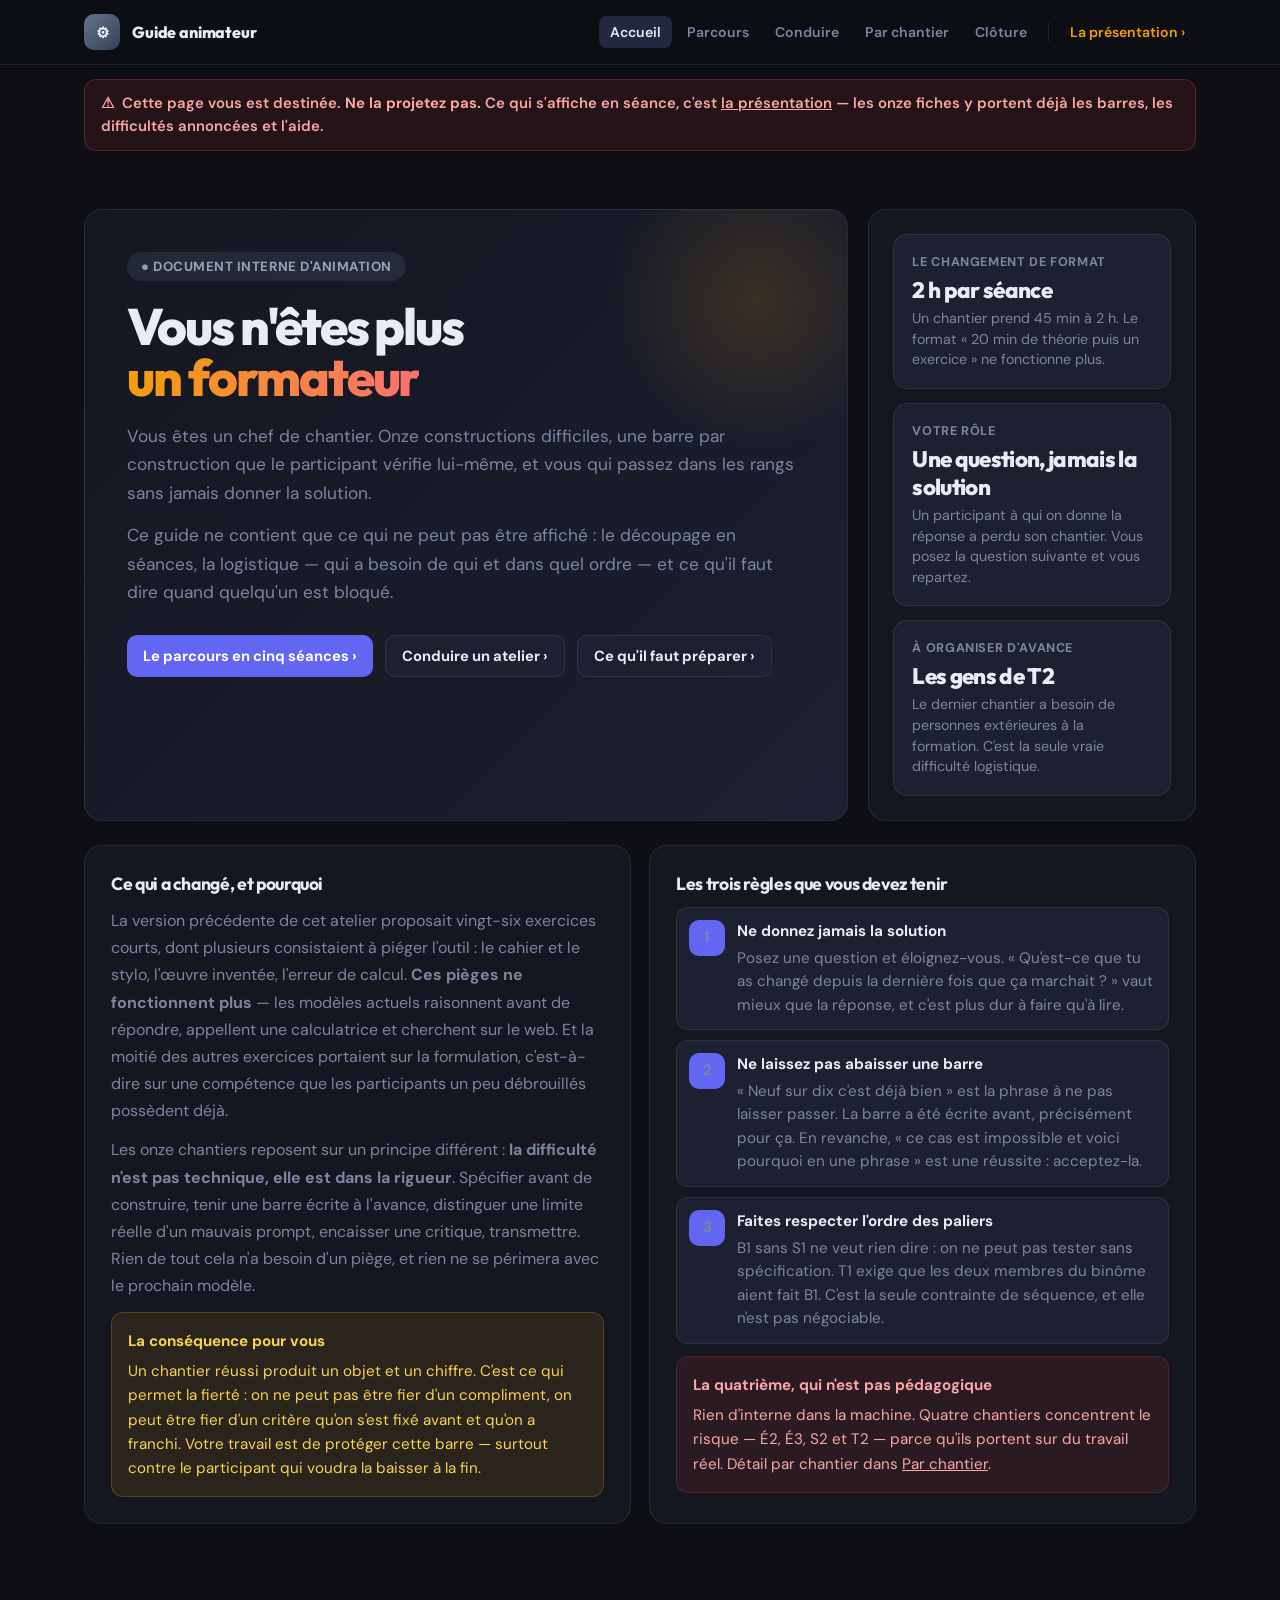
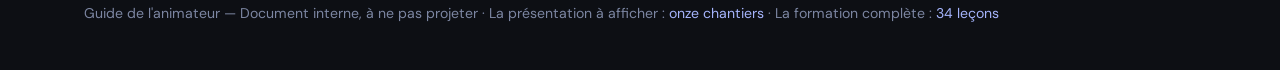
<file: animateur.html>
<!DOCTYPE html>
<html lang="fr">
<head>
  <meta charset="UTF-8" />
  <meta name="viewport" content="width=device-width, initial-scale=1.0" />
  <title>Guide de l'animateur — Onze chantiers</title>
  <link rel="preconnect" href="https://fonts.googleapis.com">
  <link href="https://fonts.googleapis.com/css2?family=Outfit:wght@400;600;700;800;900&family=DM+Sans:wght@400;500;600&display=swap" rel="stylesheet">
  <link rel="stylesheet" href="exercices.css">
</head>
<body>
<header>
  <div class="nav">
    <div class="brand">
      <div class="brand-mark staff">⚙</div>
      Guide animateur
    </div>
    <nav class="nav-links">
      <a class="nav-link" href="#accueil">Accueil</a>
      <a class="nav-link" href="#parcours">Parcours</a>
      <a class="nav-link" href="#conduire">Conduire</a>
      <a class="nav-link" href="#chantiers">Par chantier</a>
      <a class="nav-link" href="#cloture">Clôture</a>
      <span class="nav-sep"></span>
      <a class="nav-link" href="exercices.html" style="color:#f59e0b">La présentation ›</a>
    </nav>
  </div>
</header>

<div class="banner">
  <div class="banner-inner">
    ⚠ &nbsp;Cette page vous est destinée. <strong>Ne la projetez pas.</strong> Ce qui s'affiche en séance, c'est <a href="exercices.html">la présentation</a> — les onze fiches y portent déjà les barres, les difficultés annoncées et l'aide.
  </div>
</div>

<main>

<!-- ========== ACCUEIL ========== -->
<section class="page" id="accueil">
  <div class="hero-grid">
    <div class="card hero-main">
      <div class="eyebrow staff">● Document interne d'animation</div>
      <h1 class="hero-title">Vous n'êtes plus<br><em>un formateur</em></h1>
      <p class="hero-lead">
        Vous êtes un chef de chantier. Onze constructions difficiles, une barre par construction que le participant vérifie lui-même, et vous qui passez dans les rangs sans jamais donner la solution.
      </p>
      <p class="hero-lead" style="margin-top:-14px;">
        Ce guide ne contient que ce qui ne peut pas être affiché : le découpage en séances, la logistique — qui a besoin de qui et dans quel ordre — et ce qu'il faut dire quand quelqu'un est bloqué.
      </p>
      <div style="display:flex;gap:12px;flex-wrap:wrap;">
        <a class="btn btn-primary" href="#parcours">Le parcours en cinq séances ›</a>
        <a class="btn btn-secondary" href="#conduire">Conduire un atelier ›</a>
        <a class="btn btn-secondary" href="#chantiers">Ce qu'il faut préparer ›</a>
      </div>
    </div>
    <div class="card hero-side">
      <div class="stat-card">
        <div class="stat-label">Le changement de format</div>
        <div class="stat-value">2 h par séance</div>
        <div class="stat-desc">Un chantier prend 45 min à 2 h. Le format « 20 min de théorie puis un exercice » ne fonctionne plus.</div>
      </div>
      <div class="stat-card">
        <div class="stat-label">Votre rôle</div>
        <div class="stat-value">Une question, jamais la solution</div>
        <div class="stat-desc">Un participant à qui on donne la réponse a perdu son chantier. Vous posez la question suivante et vous repartez.</div>
      </div>
      <div class="stat-card">
        <div class="stat-label">À organiser d'avance</div>
        <div class="stat-value">Les gens de T2</div>
        <div class="stat-desc">Le dernier chantier a besoin de personnes extérieures à la formation. C'est la seule vraie difficulté logistique.</div>
      </div>
    </div>
  </div>

  <div class="lesson-grid">
    <div class="card lesson-card">
      <h3>Ce qui a changé, et pourquoi</h3>
      <p>La version précédente de cet atelier proposait vingt-six exercices courts, dont plusieurs consistaient à piéger l'outil : le cahier et le stylo, l'œuvre inventée, l'erreur de calcul. <strong>Ces pièges ne fonctionnent plus</strong> — les modèles actuels raisonnent avant de répondre, appellent une calculatrice et cherchent sur le web. Et la moitié des autres exercices portaient sur la formulation, c'est-à-dire sur une compétence que les participants un peu débrouillés possèdent déjà.</p>
      <p>Les onze chantiers reposent sur un principe différent : <strong>la difficulté n'est pas technique, elle est dans la rigueur</strong>. Spécifier avant de construire, tenir une barre écrite à l'avance, distinguer une limite réelle d'un mauvais prompt, encaisser une critique, transmettre. Rien de tout cela n'a besoin d'un piège, et rien ne se périmera avec le prochain modèle.</p>
      <div class="highlight highlight-key"><strong>La conséquence pour vous</strong>Un chantier réussi produit un objet et un chiffre. C'est ce qui permet la fierté : on ne peut pas être fier d'un compliment, on peut être fier d'un critère qu'on s'est fixé avant et qu'on a franchi. Votre travail est de protéger cette barre — surtout contre le participant qui voudra la baisser à la fin.</div>
    </div>
    <div class="card lesson-card">
      <h3>Les trois règles que vous devez tenir</h3>
      <div class="steps">
        <div class="step"><div class="step-num">1</div><div><strong>Ne donnez jamais la solution</strong>Posez une question et éloignez-vous. « Qu'est-ce que tu as changé depuis la dernière fois que ça marchait ? » vaut mieux que la réponse, et c'est plus dur à faire qu'à lire.</div></div>
        <div class="step"><div class="step-num">2</div><div><strong>Ne laissez pas abaisser une barre</strong>« Neuf sur dix c'est déjà bien » est la phrase à ne pas laisser passer. La barre a été écrite avant, précisément pour ça. En revanche, « ce cas est impossible et voici pourquoi en une phrase » est une réussite : acceptez-la.</div></div>
        <div class="step"><div class="step-num">3</div><div><strong>Faites respecter l'ordre des paliers</strong>B1 sans S1 ne veut rien dire : on ne peut pas tester sans spécification. T1 exige que les deux membres du binôme aient fait B1. C'est la seule contrainte de séquence, et elle n'est pas négociable.</div></div>
      </div>
      <div class="highlight highlight-warn"><strong>La quatrième, qui n'est pas pédagogique</strong>Rien d'interne dans la machine. Quatre chantiers concentrent le risque — É2, É3, S2 et T2 — parce qu'ils portent sur du travail réel. Détail par chantier dans <a href="#chantiers">Par chantier</a>.</div>
    </div>
  </div>
</section>

<!-- ========== PARCOURS ========== -->
<section class="page" id="parcours">
  <div class="lesson-header">
    <div>
      <div class="tag tag-staff">● Animation — Parcours</div>
      <h2>Cinq séances, et deux variantes</h2>
    </div>
    <a class="btn btn-secondary" href="#accueil">↩ Retour</a>
  </div>
  <div class="lesson-grid">

    <div class="card lesson-card full-card">
      <div class="highlight highlight-key"><strong>Le format a changé, prévenez avant de commencer</strong>Ces chantiers durent de 45 minutes à 2 heures. On ne peut pas en caser un dans une séance de 60 minutes avec de la théorie devant. Annoncez d'emblée le cadre : cinq séances de deux heures, ou une demi-journée par palier. Un participant qui croit venir écouter une heure sera perdu, et il aura raison de l'être.</div>
    </div>

    <div class="card lesson-card">
      <h3>Le parcours de référence — cinq séances de 2 h</h3>
      <div class="steps">
        <div class="step"><div class="step-num">1</div><div><strong>Séance 1 · S1, et le début de B1</strong>Le cadre en dix minutes, puis S1 pendant une heure — c'est long et c'est normal. Terminez par la commande de départ de B1, pour qu'ils repartent avec un outil qui existe déjà à moitié.</div></div>
        <div class="step"><div class="step-num">2</div><div><strong>Séance 2 · La fin de B1, puis É1</strong>La séance la plus frustrante des cinq : c'est celle du quatrième essai. Gardez trente minutes pour É1, qui change complètement de registre et remonte la salle.</div></div>
        <div class="step"><div class="step-num">3</div><div><strong>Séance 3 · S2 ou B2, au choix de chacun</strong>Les deux portent sur du travail réel. Laissez choisir : ceux qui ont une tâche répétitive prennent B2, ceux qui ont un savoir-faire non écrit prennent S2. Vous tenez une permanence, une personne à la fois.</div></div>
        <div class="step"><div class="step-num">4</div><div><strong>Séance 4 · T1, en binômes croisés</strong>La plus vivante. Constituez les binômes à l'avance, et prévoyez un outil de secours si le nombre est impair.</div></div>
        <div class="step"><div class="step-num">5</div><div><strong>Séance 5 · T2, puis la clôture</strong>1 h 30. Les personnes extérieures arrivent à une heure convenue ; les participants sortent de la pièce. Puis la clôture collective, qui est la partie à ne pas escamoter.</div></div>
      </div>
      <div class="highlight highlight-info"><strong>Les quatre chantiers restants</strong>É2, É3, M1 et M2 se font seuls, entre les séances. Ils n'ont pas besoin de vous, et É3 est le seul qui demande deux heures d'affilée — signalez-le pour qu'il ne soit pas entamé un jeudi à 17 h.</div>
    </div>

    <div class="card lesson-card">
      <h3>Variante courte — une demi-journée</h3>
      <p>Quand vous n'avez qu'une occasion. Ne cherchez pas à couvrir : trois chantiers, et une barre franchie par personne.</p>
      <div class="steps">
        <div class="step"><div class="step-num">1</div><div><strong>0 → 1 h · S1</strong>En entier, et sans l'écourter. C'est le chantier qui porte tous les autres.</div></div>
        <div class="step"><div class="step-num">2</div><div><strong>1 h → 2 h 30 · B1</strong>La barre des dix sur dix. Certains ne l'atteindront pas, et c'est acceptable : ils sauront pourquoi.</div></div>
        <div class="step"><div class="step-num">3</div><div><strong>2 h 30 → 3 h 30 · É1</strong>Le chantier qui laisse le meilleur souvenir, et le seul dont le résultat se raconte facilement.</div></div>
        <div class="step"><div class="step-num">4</div><div><strong>3 h 30 → 4 h · La clôture</strong>Trois écrans montrés, la question de clôture, et le devoir unique.</div></div>
      </div>
      <div class="highlight highlight-warn"><strong>Ce qu'on ne peut pas faire en une demi-journée</strong>T2, donc la seule barre qui ne se truque pas. Dites-le : « ce que vous ferez aujourd'hui n'est pas la formation complète, il manque la passation ». C'est plus honnête que de faire croire à un parcours achevé.</div>
    </div>

    <div class="card lesson-card">
      <h3>Variante permanence — 90 min, sans programme</h3>
      <p>Pour un groupe déjà lancé. Chacun avance sur le chantier où il en est, vous tenez une permanence de dix minutes par personne, et les vingt dernières minutes servent à trois écrans montrés.</p>
      <div class="highlight highlight-ok"><strong>Le format le plus rentable pour vous</strong>Aucune préparation : les fiches sont la préparation. Et une permanence de 90 minutes règle plus de blocages réels que trois séances collectives, parce que les blocages sont individuels et qu'ils ne se ressemblent pas.</div>
      <h4>À faire circuler pendant la permanence</h4>
      <div class="example-list">
        <div class="example"><strong>Vérifiez les barres, pas les objets</strong><span>« Montre-moi tes dix cas et fais-en passer trois devant moi. » En deux minutes vous savez où en est quelqu'un, et vous ne vous laissez pas impressionner par un bel écran.</span></div>
        <div class="example"><strong>Repérez ceux qui n'ont pas retesté</strong><span>C'est le manquement le plus fréquent et le plus coûteux. Question type : « depuis ta dernière modification, tu as repassé les dix ? »</span></div>
      </div>
    </div>

  </div>
</section>

<!-- ========== CONDUIRE ========== -->
<section class="page" id="conduire">
  <div class="lesson-header">
    <div>
      <div class="tag tag-staff">● Animation — Conduire</div>
      <h2>Ce qu'on dit à quelqu'un de bloqué</h2>
    </div>
    <a class="btn btn-secondary" href="#accueil">↩ Retour</a>
  </div>
  <div class="lesson-grid">

    <div class="card lesson-card">
      <h3>Les six questions qui débloquent</h3>
      <p>Elles couvrent la quasi-totalité des blocages. Aucune ne donne de solution : chacune renvoie le participant à sa propre méthode.</p>
      <div class="steps">
        <div class="step"><div class="step-num">1</div><div><strong>« Qu'est-ce que tu as changé depuis la dernière fois que ça marchait ? »</strong>Pour B1, É3, T1. Quatre fois sur cinq, la réponse est « trois choses ». Le blocage est là, et il se résout tout seul dès qu'il l'entend.</div></div>
        <div class="step"><div class="step-num">2</div><div><strong>« Relis-moi ce cas à voix haute. »</strong>Pour un cas limite qui résiste. La lecture à voix haute fait entendre l'ambiguïté que la lecture silencieuse ne voit pas. C'est la question la plus efficace des six.</div></div>
        <div class="step"><div class="step-num">3</div><div><strong>« Comment tu sais que ça marche ? »</strong>Pour quiconque dit « ça marche ». S'il répond « je lui ai demandé », vous avez trouvé le problème sans avoir rien expliqué.</div></div>
        <div class="step"><div class="step-num">4</div><div><strong>« Tu as essayé trois fois, ou tu as essayé une fois trois façons ? »</strong>Pour É1. Distinguer un échec reproductible d'un échec unique est tout le chantier, et cette question suffit à le rappeler.</div></div>
        <div class="step"><div class="step-num">5</div><div><strong>« Est-ce que c'est faux, ou est-ce que ça ne te plaît pas ? »</strong>Pour É2, au moment du tri. La question sépare le jugement du réflexe de défense, et elle est plus efficace qu'un discours sur l'ouverture d'esprit.</div></div>
        <div class="step"><div class="step-num">6</div><div><strong>« Qu'est-ce qui te ferait faire autrement ? »</strong>Pour S2, à chaque « ça dépend ». À répéter autant de fois que nécessaire.</div></div>
      </div>
    </div>

    <div class="card lesson-card">
      <h3>Les cinq erreurs d'animation</h3>
      <div class="example-list">
        <div class="example"><strong>Donner la solution parce que ça va plus vite</strong><span>C'est vrai que ça va plus vite, et c'est le seul moyen sûr de ruiner un chantier. Si vous n'avez pas le temps de poser une question, dites « je repasse dans dix minutes » et repassez vraiment.</span></div>
        <div class="example"><strong>Laisser quelqu'un sauter S1</strong><span>« Je vais construire d'abord, j'écrirai les cas après. » Ce sera dix cas taillés pour ce que l'outil sait déjà faire, donc rien. C'est le seul refus catégorique à opposer.</span></div>
        <div class="example"><strong>Valider une barre à sa place</strong><span>Ne dites jamais « oui, c'est bon ». Demandez la preuve : « fais passer les dix devant moi ». La barre appartient au participant, pas à vous — sinon la fierté vous appartient aussi.</span></div>
        <div class="example"><strong>Laisser l'autonome aider les autres</strong><span>Il donnera la solution, avec les meilleures intentions. Confiez-lui plutôt un chantier long, et demandez-lui de présenter deux minutes à la clôture : il aura le rôle qu'il cherchait sans priver personne de sa découverte.</span></div>
        <div class="example"><strong>Oublier de prévenir de la difficulté</strong><span>Ces chantiers sont durs et échouent au premier essai par construction. Un participant qui ne le sait pas conclut qu'il est mauvais. Dites-le au début, et redites-le au milieu de la séance 2.</span></div>
      </div>
    </div>

    <div class="card lesson-card">
      <h3>Qui a besoin de qui</h3>
      <div class="table-wrap">
        <table class="compare-table">
          <thead><tr><th>Chantier</th><th>Besoin</th><th>À organiser</th></tr></thead>
          <tbody>
            <tr><td>S1</td><td>Un voisin pour relire les dix cas</td><td>Rien — n'importe qui dans la salle</td></tr>
            <tr><td>S2</td><td>Un tiers pour exécuter la procédure</td><td>Rien — un participant fait l'affaire</td></tr>
            <tr><td>B1, B2</td><td>Personne</td><td>Rien</td></tr>
            <tr><td>É1</td><td>Un voisin pour reproduire l'échec</td><td>Rien</td></tr>
            <tr><td>É2, É3</td><td>Personne</td><td>Se font seuls, entre les séances</td></tr>
            <tr><td>T1</td><td>Un binôme ayant fait B1</td><td>Binômes constitués à l'avance, plus un outil de secours si le nombre est impair</td></tr>
            <tr><td>T2</td><td><strong>Une personne extérieure à la formation</strong></td><td>La vraie difficulté logistique : à caler une semaine avant</td></tr>
            <tr><td>M1, M2</td><td>Un tiers pour un contrôle de lecture</td><td>Rien, mais se font seuls de préférence</td></tr>
          </tbody>
        </table>
      </div>
      <div class="highlight highlight-key"><strong>T2 se prépare une semaine avant</strong>Il faut autant de personnes extérieures que de participants, disponibles vingt minutes, et à qui on n'a rien expliqué — c'est la condition. Recrutez-les dans d'autres services, dites-leur simplement « on vous donnera un outil et une notice, vous nous direz si vous y arrivez ». Ne leur donnez aucun contexte : leur ignorance est l'instrument de mesure.</div>
    </div>

    <div class="card lesson-card">
      <h3>Trois profils, et ce qu'on leur donne</h3>
      <div class="example-list">
        <div class="example"><strong>Celui qui veut construire tout de suite</strong><span>Il sautera S1. Ne cédez pas, mais raccourcissez : cinq cas au lieu de dix, et il ira à B1. Il reviendra de lui-même écrire les cinq autres au bout de vingt minutes, parce qu'il en aura besoin. C'est la meilleure démonstration possible et elle ne coûte aucun discours.</span></div>
        <div class="example"><strong>Celui qui bloque sur la barre</strong><span>Il tourne depuis quarante minutes sur un cas. Faites-lui écrire en une phrase pourquoi ce cas résiste, et comptez cette phrase comme le résultat. Une barre non franchie et comprise vaut mieux qu'une barre franchie par indulgence — dites-le-lui, ce n'est pas une consolation.</span></div>
        <div class="example"><strong>Celui qui a déjà tout fait</strong><span>Donnez-lui M2 ou T1 avec l'outil le plus mal fichu du groupe. Et demandez-lui de tenir le rôle de la personne extérieure pour un T2, sur un outil qu'il ne connaît pas : c'est le rôle le plus utile au groupe et le plus difficile à bien jouer.</span></div>
      </div>
    </div>

  </div>
</section>

<!-- ========== PAR CHANTIER ========== -->
<section class="page" id="chantiers">
  <div class="lesson-header">
    <div>
      <div class="tag tag-staff">● Animation — Par chantier</div>
      <h2>Ce qu'il faut préparer et surveiller</h2>
    </div>
    <a class="btn btn-secondary" href="#accueil">↩ Retour</a>
  </div>
  <div class="lesson-grid">

    <div class="card lesson-card full-card">
      <p>Les fiches portent déjà la barre, les difficultés annoncées et l'aide. Ce tableau ne contient que ce qui vous revient : ce qu'il faut avoir sous la main, et le manquement précis à guetter en circulant.</p>
      <div class="table-wrap" style="margin-top:16px;">
        <table class="compare-table">
          <thead><tr><th>Chantier</th><th>À préparer</th><th>Le manquement à guetter</th></tr></thead>
          <tbody>
            <tr>
              <td>S1</td>
              <td>Du papier. Vraiment : l'écran incite à la paraphrase</td>
              <td>Faire écrire les cas par l'IA. C'est l'interdit du chantier et il sera enfreint</td>
            </tr>
            <tr>
              <td>S2</td>
              <td>Rien</td>
              <td>Laisser l'outil rédiger la procédure au bout de trois questions au lieu de poursuivre l'interrogatoire</td>
            </tr>
            <tr>
              <td>B1</td>
              <td>Rien — artefacts et canvas fonctionnent en version gratuite</td>
              <td>Trois modifications d'un coup, et ne pas repasser les dix cas après chaque correction</td>
            </tr>
            <tr>
              <td>B2</td>
              <td>Un chronomètre par personne, et l'exigence de données fictives</td>
              <td>Ne pas compter la relecture dans le temps « après » — c'est ce qui rend le gain imaginaire</td>
            </tr>
            <tr>
              <td>É1</td>
              <td>Rien, mais prévoyez qu'ils cherchent longtemps</td>
              <td>Conclure sur un échec unique. Un échec sur trois n'est pas une limite, c'est de la variabilité</td>
            </tr>
            <tr>
              <td>É2</td>
              <td>Trois documents publics de secours, pour ceux qui n'ont rien de non confidentiel</td>
              <td>Une colonne « fausse » vide ou majoritaire. Regardez la répartition, elle dit tout</td>
            </tr>
            <tr>
              <td>É3</td>
              <td>Deux heures d'affilée, et un sujet non confidentiel par personne</td>
              <td>Réécrire une question de l'examen après avoir vu la réponse</td>
            </tr>
            <tr>
              <td>T1</td>
              <td>Les binômes, plus un outil de secours avec ses dix cas</td>
              <td>La réécriture complète. Interdisez-la explicitement au lancement</td>
            </tr>
            <tr>
              <td>T2</td>
              <td>Les personnes extérieures, calées une semaine avant</td>
              <td>Rester dans la pièce. Faites-les sortir physiquement, sinon rien ne se mesure</td>
            </tr>
            <tr>
              <td>M1</td>
              <td>Rien</td>
              <td>Un contexte qui laisse devenir le choix. Faites-le auditer avant l'étape 2</td>
            </tr>
            <tr>
              <td>M2</td>
              <td>Rien</td>
              <td>Accepter les cinq angles morts sans exiger les citations. Deux tiennent, pas cinq</td>
            </tr>
          </tbody>
        </table>
      </div>
    </div>

    <div class="card lesson-card">
      <h3>Les quatre chantiers où la règle 5 est en danger</h3>
      <p>Parce qu'ils portent sur du travail réel. Annoncez la contrainte <em>avant</em> le lancement, et regardez les écrans en circulant.</p>
      <div class="example-list">
        <div class="example"><strong>É2 — Le procès</strong><span>Le document dont on est fier est souvent interne. Deux solutions : réécrire en générique, ou choisir un travail personnel. Ayez trois documents publics de secours.</span></div>
        <div class="example"><strong>É3 — L'assistant</strong><span>C'est un espace où l'on dépose des fichiers, et contrairement à une conversation, ils y restent. Sujet non confidentiel, vérifié par vous.</span></div>
        <div class="example"><strong>S2 — La procédure</strong><span>Décrire un processus réel amène naturellement des noms et des chiffres. Imposez les rôles et les données fictives dès l'énoncé.</span></div>
        <div class="example"><strong>T2 — La passation</strong><span>Le « vrai cas » donné à la personne extérieure doit être reconstitué en fictif. C'est le chantier où on l'oublie, parce qu'on pense logistique et plus confidentialité.</span></div>
      </div>
      <div class="highlight highlight-warn"><strong>Si un incident se produit</strong>Faire supprimer la conversation immédiatement, puis le signaler. Traité dans l'heure, c'est mineur. Et ce n'est pas une faute morale : c'est un réflexe en construction — c'est ce que dit la <a href="index.html#chap-14">leçon 34</a> et c'est ce qu'il faut dire à la personne.</div>
    </div>

    <div class="card lesson-card">
      <h3>L'outil de secours pour T1</h3>
      <p>Construisez-le vous-même avant la séance, en faisant B1 pour de bon. Deux raisons, et la seconde est la vraie.</p>
      <div class="example-list">
        <div class="example"><strong>Pour dépanner un nombre impair</strong><span>Un outil complet, avec ses dix cas écrits et deux ou trois particularités volontaires : un cas limite traité d'une façon inhabituelle, un choix d'affichage discutable. C'est ce qui donne de la matière au chantier.</span></div>
        <div class="example"><strong>Pour avoir fait les chantiers vous-même</strong><span>Vous animerez mal ces onze chantiers si vous ne les avez pas faits. Pas par principe : parce que les six questions qui débloquent ne servent à rien si vous n'avez pas vu de vos yeux à quel moment le quatrième essai part en morceaux.</span></div>
      </div>
      <div class="highlight highlight-ok"><strong>Le minimum avant d'animer</strong>S1 et B1 en entier, et É1 jusqu'au quatrième cas. Comptez trois heures. C'est le seul temps de préparation que ce parcours demande, et il n'est pas facultatif.</div>
    </div>

  </div>
</section>

<!-- ========== CLÔTURE ========== -->
<section class="page" id="cloture">
  <div class="lesson-header">
    <div>
      <div class="tag tag-staff">● Animation — Clôture</div>
      <h2>Faire atterrir la fierté</h2>
    </div>
    <a class="btn btn-secondary" href="#accueil">↩ Retour</a>
  </div>
  <div class="lesson-grid">

    <div class="card lesson-card full-card">
      <div class="highlight highlight-key"><strong>Le seul moment où votre rôle change</strong>Pendant les chantiers, vous ne validez rien. À la clôture, vous nommez ce qui a été fait — et vous le nommez en termes d'objets et de chiffres, jamais en compliments. « Ton outil passe dix cas sur dix et Nathalie s'en est servie sans toi » vaut cent fois « c'était très bien ».</div>
    </div>

    <div class="card lesson-card">
      <h3>Vingt minutes, dans cet ordre</h3>
      <div class="steps">
        <div class="step"><div class="step-num">1</div><div><strong>Les échecs d'abord</strong>« Qui n'a pas franchi une barre, et sur quoi ? » En commençant par là, vous retirez l'enjeu de performance et vous rendez la suite dicible. Deux ou trois réponses suffisent.</div></div>
        <div class="step"><div class="step-num">2</div><div><strong>Trois écrans montrés</strong>Pas les plus beaux : les plus instructifs. Celui qui a cassé son outil au quatrième essai a plus à raconter que celui qui a réussi du premier coup.</div></div>
        <div class="step"><div class="step-num">3</div><div><strong>Le décompte des barres</strong>Chacun regarde la page <a href="exercices.html#bilan" style="color:#a5b4fc">Bilan</a> et compte. À voix haute si le groupe s'y prête, sinon pour soi. Six sur onze est un très bon résultat : dites-le avant qu'ils comptent, pas après.</div></div>
        <div class="step"><div class="step-num">4</div><div><strong>La question de clôture</strong>« Qu'est-ce que vous avez appris sur l'outil ? » — et non sur le sujet du chantier. Si quelqu'un répond en parlant de son minuteur, reposez la question telle quelle.</div></div>
        <div class="step"><div class="step-num">5</div><div><strong>Un seul devoir</strong>Un chantier à refaire sur un vrai sujet. Un seul. La page Bilan propose S2, et c'est un bon choix pour la plupart.</div></div>
      </div>
    </div>

    <div class="card lesson-card">
      <h3>Ce qui fait que la fierté prend, ou pas</h3>
      <div class="example-list">
        <div class="example"><strong>Elle prend quand la preuve ne vient pas de vous</strong><span>C'est toute l'architecture de ce parcours. Les barres sont vérifiées par un voisin, par un chronomètre, par un quatrième cas, par l'auteur d'origine, par une personne extérieure. Votre validation n'apparaît nulle part, et c'est délibéré.</span></div>
        <div class="example"><strong>Elle ne prend pas si vous félicitez trop tôt</strong><span>Un compliment pendant le chantier remplace la barre et la dévalue. Gardez-vous pour la clôture, et même là, nommez au lieu de féliciter.</span></div>
        <div class="example"><strong>Elle prend sur T2, et presque uniquement sur T2</strong><span>Les autres chantiers peuvent se raconter ; celui-là ne se raconte pas, il se constate. Si vous ne pouvez faire qu'une chose bien dans tout le parcours, faites T2 correctement — les personnes extérieures recrutées, les participants dehors, et les trois lignes écrites.</span></div>
        <div class="example"><strong>Elle ne prend pas s'il n'y a pas eu de difficulté</strong><span>Un chantier réussi sans peine ne produit rien. Si toute la salle franchit une barre du premier coup, la barre était trop basse : durcissez-la la prochaine fois plutôt que de vous en réjouir.</span></div>
      </div>
      <div class="highlight highlight-ok"><strong>Et pas d'attestation</strong>Le livrable, c'est l'objet et les chiffres. Un outil qui passe dix cas, deux temps chronométrés, une limite expliquée, quelqu'un qui s'est servi de leur travail sans eux. Ça se montre, et ça n'a besoin d'aucun papier.</div>
    </div>

  </div>
</section>

</main>

<footer>
  Guide de l'animateur — Document interne, à ne pas projeter · La présentation à afficher : <a href="exercices.html">onze chantiers</a> · La formation complète : <a href="index.html">34 leçons</a>
</footer>

<script>
  const pages = Array.from(document.querySelectorAll('.page'));
  const links = Array.from(document.querySelectorAll('.nav-link'));

  function setPageFromHash() {
    const hash = window.location.hash.replace('#', '') || 'accueil';
    const target = document.getElementById(hash) ? hash : 'accueil';
    pages.forEach(p => p.classList.toggle('active', p.id === target));
    links.forEach(l => {
      const h = (l.getAttribute('href') || '').replace('#', '');
      l.classList.toggle('active', h === target);
    });
    window.scrollTo(0, 0);
  }

  function getCurrentIndex() {
    const hash = window.location.hash.replace('#', '') || 'accueil';
    const i = pages.findIndex(p => p.id === hash);
    return i >= 0 ? i : 0;
  }

  window.addEventListener('keydown', e => {
    const tag = document.activeElement ? document.activeElement.tagName : '';
    if (tag === 'INPUT' || tag === 'TEXTAREA') return;
    if (e.key === 'ArrowRight') { e.preventDefault(); const i = getCurrentIndex(); if (i < pages.length - 1) window.location.hash = pages[i+1].id; }
    if (e.key === 'ArrowLeft')  { e.preventDefault(); const i = getCurrentIndex(); if (i > 0) window.location.hash = pages[i-1].id; }
  });

  window.addEventListener('hashchange', setPageFromHash);
  setPageFromHash();
</script>
</body>
</html>
</file>
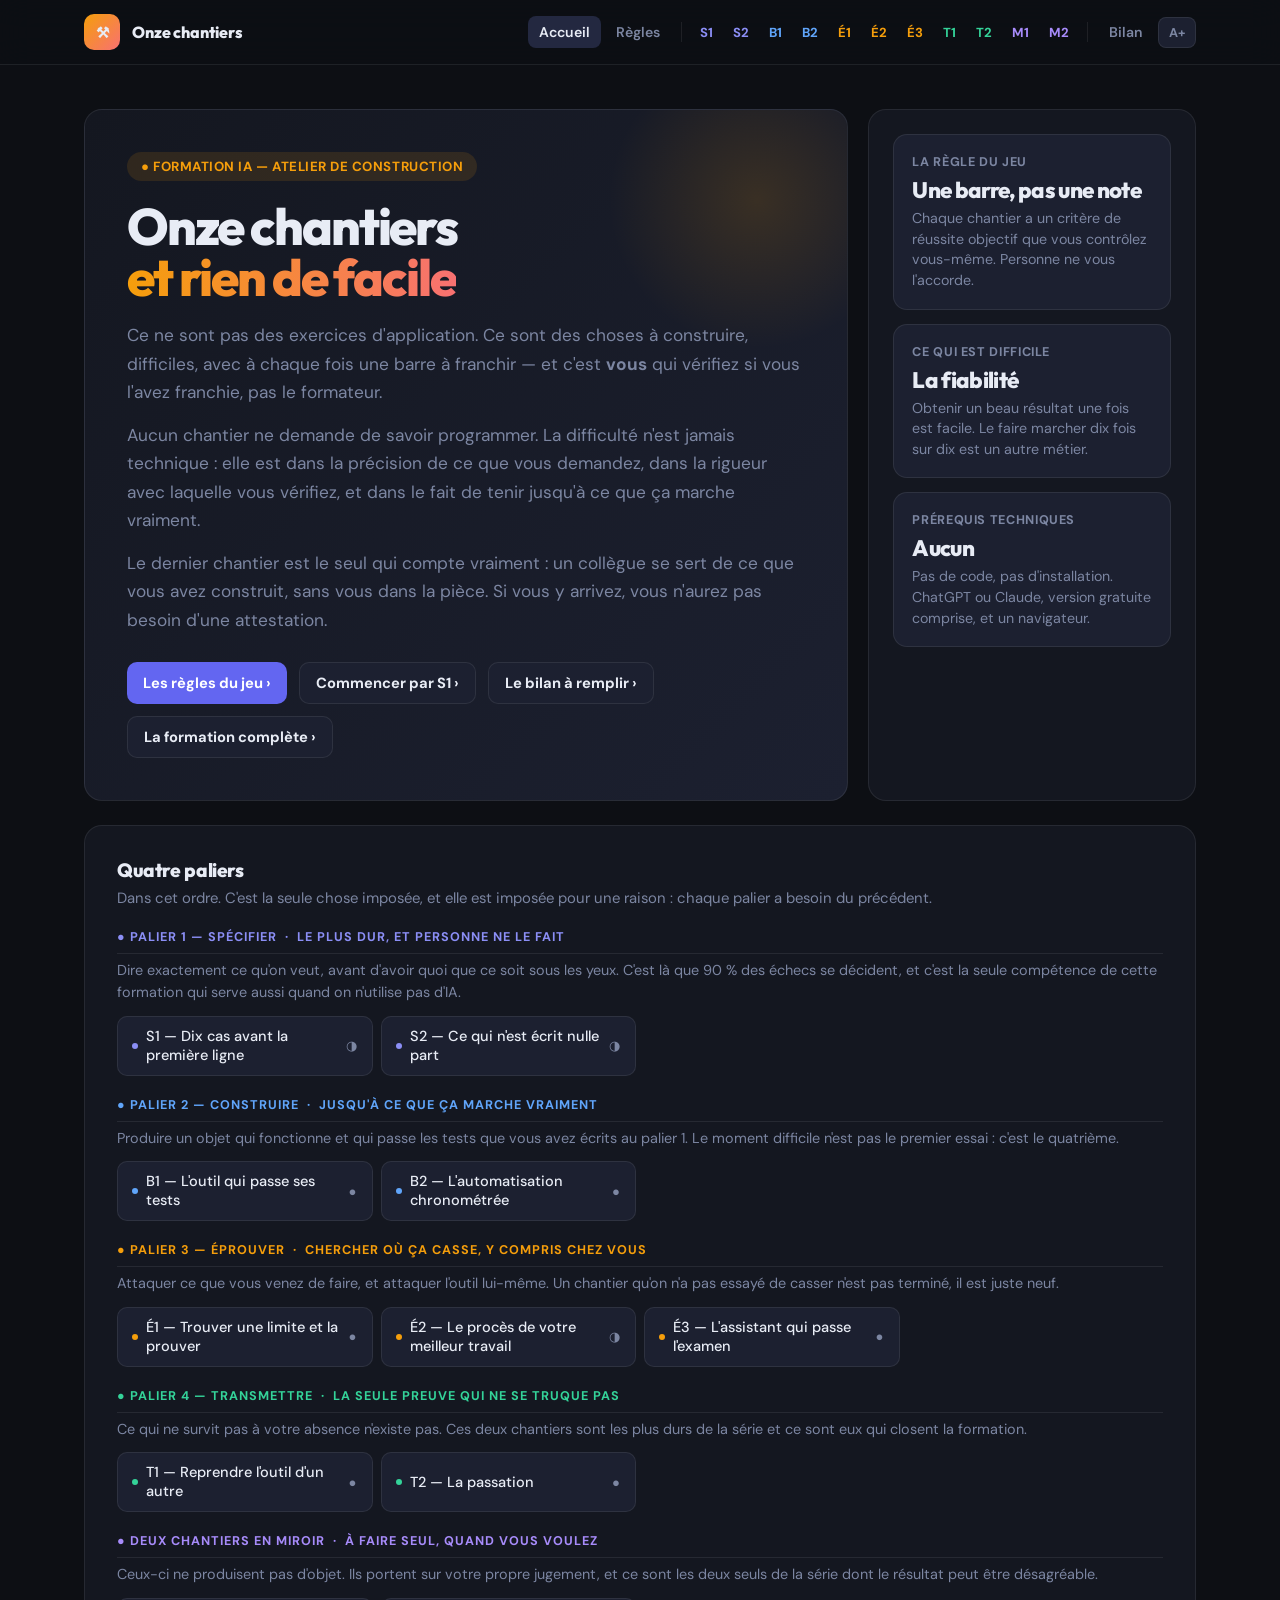
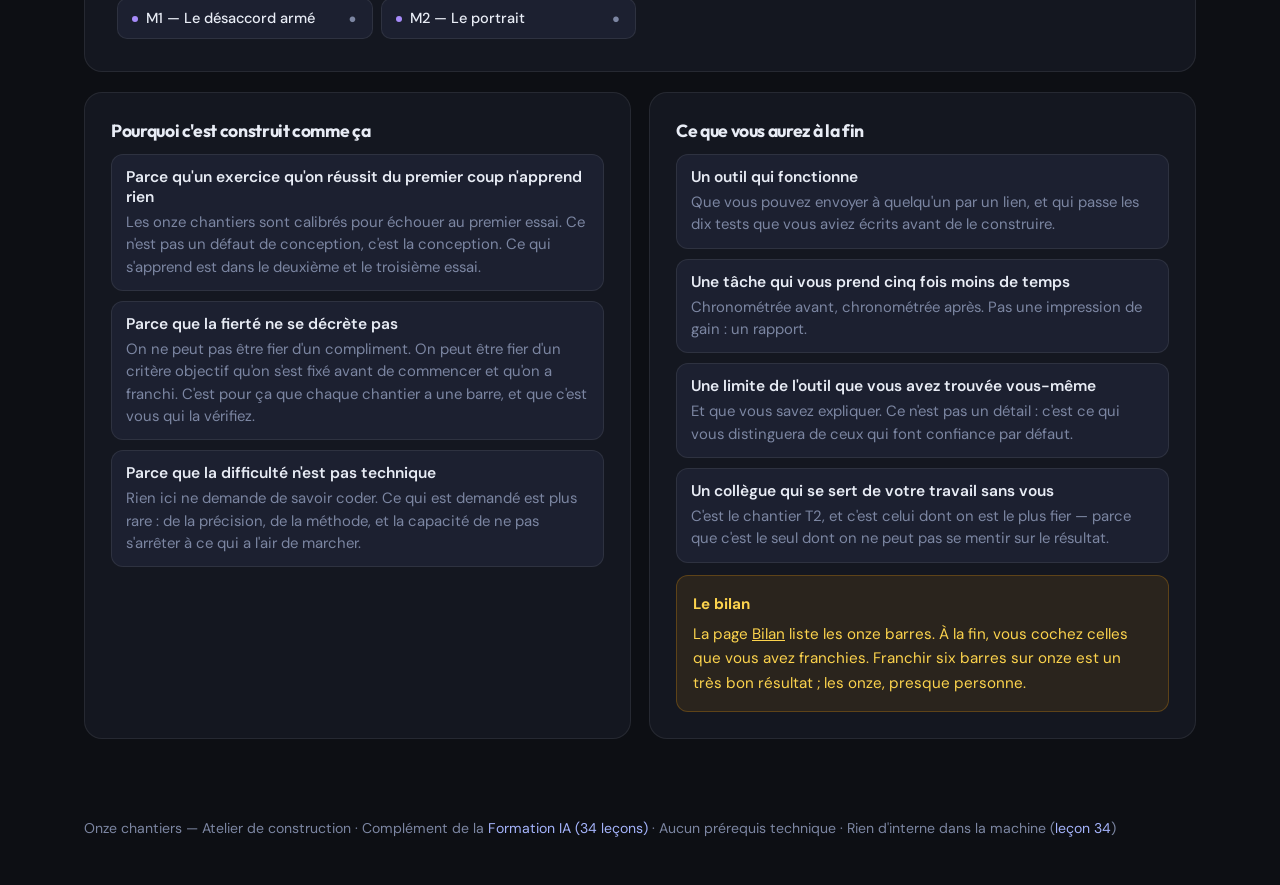
<file: exercices.html>
<!DOCTYPE html>
<html lang="fr">
<head>
  <meta charset="UTF-8" />
  <meta name="viewport" content="width=device-width, initial-scale=1.0" />
  <title>Onze chantiers — Formation IA</title>
  <link rel="preconnect" href="https://fonts.googleapis.com">
  <link href="https://fonts.googleapis.com/css2?family=Outfit:wght@400;600;700;800;900&family=DM+Sans:wght@400;500;600&display=swap" rel="stylesheet">
  <link rel="stylesheet" href="exercices.css">
</head>
<body>
<header>
  <div class="nav">
    <div class="brand">
      <div class="brand-mark">⚒</div>
      Onze chantiers
    </div>
    <nav class="nav-links">
      <a class="nav-link" href="#accueil">Accueil</a>
      <a class="nav-link" href="#regles">Règles</a>
      <span class="nav-sep"></span>
      <a class="nav-link nav-code c3" href="#s1">S1</a>
      <a class="nav-link nav-code c3" href="#s2">S2</a>
      <a class="nav-link nav-code c5" href="#b1">B1</a>
      <a class="nav-link nav-code c5" href="#b2">B2</a>
      <a class="nav-link nav-code c2" href="#e1">É1</a>
      <a class="nav-link nav-code c2" href="#e2">É2</a>
      <a class="nav-link nav-code c2" href="#e3">É3</a>
      <a class="nav-link nav-code c4" href="#t1">T1</a>
      <a class="nav-link nav-code c4" href="#t2">T2</a>
      <a class="nav-link nav-code c6" href="#m1">M1</a>
      <a class="nav-link nav-code c6" href="#m2">M2</a>
      <span class="nav-sep"></span>
      <a class="nav-link" href="#bilan">Bilan</a>
      <button class="nav-btn" id="zoom" title="Agrandir le texte">A+</button>
    </nav>
  </div>
</header>

<main>

<!-- ========== ACCUEIL ========== -->
<section class="page" id="accueil">
  <div class="hero-grid">
    <div class="card hero-main">
      <div class="eyebrow">● Formation IA — Atelier de construction</div>
      <h1 class="hero-title">Onze chantiers<br><em>et rien de facile</em></h1>
      <p class="hero-lead">
        Ce ne sont pas des exercices d'application. Ce sont des choses à construire, difficiles, avec à chaque fois une barre à franchir — et c'est <strong>vous</strong> qui vérifiez si vous l'avez franchie, pas le formateur.
      </p>
      <p class="hero-lead" style="margin-top:-14px;">
        Aucun chantier ne demande de savoir programmer. La difficulté n'est jamais technique : elle est dans la précision de ce que vous demandez, dans la rigueur avec laquelle vous vérifiez, et dans le fait de tenir jusqu'à ce que ça marche vraiment.
      </p>
      <p class="hero-lead" style="margin-top:-14px;">
        Le dernier chantier est le seul qui compte vraiment : un collègue se sert de ce que vous avez construit, sans vous dans la pièce. Si vous y arrivez, vous n'aurez pas besoin d'une attestation.
      </p>
      <div style="display:flex;gap:12px;flex-wrap:wrap;">
        <a class="btn btn-primary" href="#regles">Les règles du jeu ›</a>
        <a class="btn btn-secondary" href="#s1">Commencer par S1 ›</a>
        <a class="btn btn-secondary" href="#bilan">Le bilan à remplir ›</a>
        <a class="btn btn-secondary" href="index.html">La formation complète ›</a>
      </div>
    </div>
    <div class="card hero-side">
      <div class="stat-card">
        <div class="stat-label">La règle du jeu</div>
        <div class="stat-value">Une barre, pas une note</div>
        <div class="stat-desc">Chaque chantier a un critère de réussite objectif que vous contrôlez vous-même. Personne ne vous l'accorde.</div>
      </div>
      <div class="stat-card">
        <div class="stat-label">Ce qui est difficile</div>
        <div class="stat-value">La fiabilité</div>
        <div class="stat-desc">Obtenir un beau résultat une fois est facile. Le faire marcher dix fois sur dix est un autre métier.</div>
      </div>
      <div class="stat-card">
        <div class="stat-label">Prérequis techniques</div>
        <div class="stat-value">Aucun</div>
        <div class="stat-desc">Pas de code, pas d'installation. ChatGPT ou Claude, version gratuite comprise, et un navigateur.</div>
      </div>
    </div>
  </div>

  <div class="card toc-section">
    <div class="toc-title">Quatre paliers</div>
    <div class="toc-subtitle">Dans cet ordre. C'est la seule chose imposée, et elle est imposée pour une raison : chaque palier a besoin du précédent.</div>

    <div class="toc-group">
      <div class="toc-group-label" style="color:#8b8ef5">● Palier 1 — Spécifier &nbsp;·&nbsp; le plus dur, et personne ne le fait</div>
      <div class="toc-group-desc">Dire exactement ce qu'on veut, avant d'avoir quoi que ce soit sous les yeux. C'est là que 90 % des échecs se décident, et c'est la seule compétence de cette formation qui serve aussi quand on n'utilise pas d'IA.</div>
      <div class="toc-grid">
        <a class="toc-link" href="#s1"><span class="toc-dot" style="background:#8b8ef5"></span>S1 — Dix cas avant la première ligne<span class="toc-lvl">◑</span></a>
        <a class="toc-link" href="#s2"><span class="toc-dot" style="background:#8b8ef5"></span>S2 — Ce qui n'est écrit nulle part<span class="toc-lvl">◑</span></a>
      </div>
    </div>

    <div class="toc-group">
      <div class="toc-group-label" style="color:var(--f5)">● Palier 2 — Construire &nbsp;·&nbsp; jusqu'à ce que ça marche vraiment</div>
      <div class="toc-group-desc">Produire un objet qui fonctionne et qui passe les tests que vous avez écrits au palier 1. Le moment difficile n'est pas le premier essai : c'est le quatrième.</div>
      <div class="toc-grid">
        <a class="toc-link" href="#b1"><span class="toc-dot" style="background:var(--f5)"></span>B1 — L'outil qui passe ses tests<span class="toc-lvl">●</span></a>
        <a class="toc-link" href="#b2"><span class="toc-dot" style="background:var(--f5)"></span>B2 — L'automatisation chronométrée<span class="toc-lvl">●</span></a>
      </div>
    </div>

    <div class="toc-group">
      <div class="toc-group-label" style="color:var(--f2)">● Palier 3 — Éprouver &nbsp;·&nbsp; chercher où ça casse, y compris chez vous</div>
      <div class="toc-group-desc">Attaquer ce que vous venez de faire, et attaquer l'outil lui-même. Un chantier qu'on n'a pas essayé de casser n'est pas terminé, il est juste neuf.</div>
      <div class="toc-grid">
        <a class="toc-link" href="#e1"><span class="toc-dot" style="background:var(--f2)"></span>É1 — Trouver une limite et la prouver<span class="toc-lvl">●</span></a>
        <a class="toc-link" href="#e2"><span class="toc-dot" style="background:var(--f2)"></span>É2 — Le procès de votre meilleur travail<span class="toc-lvl">◑</span></a>
        <a class="toc-link" href="#e3"><span class="toc-dot" style="background:var(--f2)"></span>É3 — L'assistant qui passe l'examen<span class="toc-lvl">●</span></a>
      </div>
    </div>

    <div class="toc-group">
      <div class="toc-group-label" style="color:var(--f4)">● Palier 4 — Transmettre &nbsp;·&nbsp; la seule preuve qui ne se truque pas</div>
      <div class="toc-group-desc">Ce qui ne survit pas à votre absence n'existe pas. Ces deux chantiers sont les plus durs de la série et ce sont eux qui closent la formation.</div>
      <div class="toc-grid">
        <a class="toc-link" href="#t1"><span class="toc-dot" style="background:var(--f4)"></span>T1 — Reprendre l'outil d'un autre<span class="toc-lvl">●</span></a>
        <a class="toc-link" href="#t2"><span class="toc-dot" style="background:var(--f4)"></span>T2 — La passation<span class="toc-lvl">●</span></a>
      </div>
    </div>

    <div class="toc-group" style="margin-bottom:0;">
      <div class="toc-group-label" style="color:var(--f6)">● Deux chantiers en miroir &nbsp;·&nbsp; à faire seul, quand vous voulez</div>
      <div class="toc-group-desc">Ceux-ci ne produisent pas d'objet. Ils portent sur votre propre jugement, et ce sont les deux seuls de la série dont le résultat peut être désagréable.</div>
      <div class="toc-grid">
        <a class="toc-link" href="#m1"><span class="toc-dot" style="background:var(--f6)"></span>M1 — Le désaccord armé<span class="toc-lvl">●</span></a>
        <a class="toc-link" href="#m2"><span class="toc-dot" style="background:var(--f6)"></span>M2 — Le portrait<span class="toc-lvl">●</span></a>
      </div>
    </div>
  </div>

  <div class="lesson-grid">
    <div class="card lesson-card">
      <h3>Pourquoi c'est construit comme ça</h3>
      <div class="example-list">
        <div class="example"><strong>Parce qu'un exercice qu'on réussit du premier coup n'apprend rien</strong><span>Les onze chantiers sont calibrés pour échouer au premier essai. Ce n'est pas un défaut de conception, c'est la conception. Ce qui s'apprend est dans le deuxième et le troisième essai.</span></div>
        <div class="example"><strong>Parce que la fierté ne se décrète pas</strong><span>On ne peut pas être fier d'un compliment. On peut être fier d'un critère objectif qu'on s'est fixé avant de commencer et qu'on a franchi. C'est pour ça que chaque chantier a une barre, et que c'est vous qui la vérifiez.</span></div>
        <div class="example"><strong>Parce que la difficulté n'est pas technique</strong><span>Rien ici ne demande de savoir coder. Ce qui est demandé est plus rare : de la précision, de la méthode, et la capacité de ne pas s'arrêter à ce qui a l'air de marcher.</span></div>
      </div>
    </div>
    <div class="card lesson-card">
      <h3>Ce que vous aurez à la fin</h3>
      <div class="example-list">
        <div class="example"><strong>Un outil qui fonctionne</strong><span>Que vous pouvez envoyer à quelqu'un par un lien, et qui passe les dix tests que vous aviez écrits avant de le construire.</span></div>
        <div class="example"><strong>Une tâche qui vous prend cinq fois moins de temps</strong><span>Chronométrée avant, chronométrée après. Pas une impression de gain : un rapport.</span></div>
        <div class="example"><strong>Une limite de l'outil que vous avez trouvée vous-même</strong><span>Et que vous savez expliquer. Ce n'est pas un détail : c'est ce qui vous distinguera de ceux qui font confiance par défaut.</span></div>
        <div class="example"><strong>Un collègue qui se sert de votre travail sans vous</strong><span>C'est le chantier T2, et c'est celui dont on est le plus fier — parce que c'est le seul dont on ne peut pas se mentir sur le résultat.</span></div>
      </div>
      <div class="highlight highlight-key"><strong>Le bilan</strong>La page <a href="#bilan">Bilan</a> liste les onze barres. À la fin, vous cochez celles que vous avez franchies. Franchir six barres sur onze est un très bon résultat ; les onze, presque personne.</div>
    </div>
  </div>
</section>

<!-- ========== RÈGLES ========== -->
<section class="page" id="regles">
  <div class="lesson-header">
    <div>
      <div class="tag tag-tool">● Avant de commencer</div>
      <h2>Les règles du jeu</h2>
    </div>
    <a class="btn btn-secondary" href="#accueil">↩ Sommaire</a>
  </div>
  <div class="lesson-grid">

    <div class="card lesson-card">
      <h3>Six règles, valables pour les onze chantiers</h3>
      <div class="steps">
        <div class="step"><div class="step-num">1</div><div><strong>La barre s'écrit avant de commencer</strong>Sur papier, et on ne la modifie plus après. Une barre qu'on abaisse en cours de route ne prouve plus rien, et vous le saurez.</div></div>
        <div class="step"><div class="step-num">2</div><div><strong>Une seule modification à la fois</strong>Trois changements d'un coup, et vous ne savez plus lequel a réglé le problème ni lequel en a créé un autre. C'est la règle que tout le monde enfreint et qui coûte le plus de temps.</div></div>
        <div class="step"><div class="step-num">3</div><div><strong>« Ça a l'air de marcher » n'est pas une réussite</strong>Vous testez, avec vos cas, un par un. Un outil qui produit un beau résultat sur l'exemple que vous avez sous les yeux ne vous dit rien sur les neuf autres.</div></div>
        <div class="step"><div class="step-num">4</div><div><strong>On note les échecs, pas seulement les réussites</strong>Chaque chantier a un carnet : ce que vous avez tenté, ce qui a raté, ce que vous avez changé. C'est ce carnet qui a de la valeur, pas l'objet final.</div></div>
        <div class="step"><div class="step-num">5</div><div><strong>Rien d'interne dans la machine</strong>Aucun document maison, aucun nom de collègue ou de client, aucun chiffre réel. Les chantiers sont écrits pour être faisables sans, et l'un d'entre eux vous montrera pourquoi cette règle n'est pas une formalité.</div></div>
        <div class="step"><div class="step-num">6</div><div><strong>On demande de l'aide après avoir essayé trois fois</strong>Pas avant. Le formateur passe, et il ne donnera pas la solution : il posera une question. C'est volontaire.</div></div>
      </div>
    </div>

    <div class="card lesson-card">
      <h3>Comment lire une fiche de chantier</h3>
      <div class="example-list">
        <div class="example"><strong>« Ce que vous construisez »</strong><span>La commande. Elle est volontairement exigeante : ne la négociez pas à la baisse avant d'avoir essayé.</span></div>
        <div class="example"><strong>« La barre à passer »</strong><span>Le critère objectif de réussite. Il est affiché d'emblée, parce que c'est le but — pas une surprise à découvrir à la fin.</span></div>
        <div class="example"><strong>« Où ça va coincer »</strong><span>Je vous dis à l'avance où c'est difficile. Ce n'est pas de la triche : savoir qu'un mur est prévu ne le rend pas plus facile à franchir, mais évite de croire qu'on est le seul à s'y cogner.</span></div>
        <div class="example"><strong>Le bouton « Si vous êtes bloqué »</strong><span>Il cache une aide concrète. <strong>Ne le cliquez pas avant trois tentatives.</strong> Il ne contient pas la solution, il contient la question suivante à se poser.</span></div>
      </div>
      <div class="highlight highlight-info"><strong>Trois raccourcis</strong>Les flèches ← et → passent d'une page à l'autre. La touche <strong>R</strong> ouvre ou referme l'aide de la fiche affichée. Le bouton <strong>A+</strong> en haut à droite agrandit tout le texte.</div>
    </div>

    <div class="card lesson-card">
      <h3>Ce qui n'est pas demandé</h3>
      <div class="example-list">
        <div class="example"><strong>Savoir programmer</strong><span>Aucun chantier ne le demande. Vous décrirez ce que vous voulez en français, y compris pour construire un outil qui fonctionne dans un navigateur.</span></div>
        <div class="example"><strong>Aller vite</strong><span>Les durées indiquées sont des ordres de grandeur pour organiser une séance, pas des chronomètres. Un chantier fait à moitié dont vous avez tiré quelque chose vaut mieux qu'un chantier expédié.</span></div>
        <div class="example"><strong>Tout faire</strong><span>Onze chantiers, c'est plus que ce qu'une formation peut contenir. Six barres franchies est un très bon résultat.</span></div>
        <div class="example"><strong>Réussir du premier coup</strong><span>Aucun de ces chantiers n'est réussi au premier essai, et ce n'est pas une façon de parler. Si le premier essai marche, la barre était mal écrite : durcissez-la.</span></div>
      </div>
    </div>

    <div class="card lesson-card">
      <h3>La règle 5 en détail</h3>
      <p>Ce n'est pas une précaution de principe. C'est la seule règle de cette formation dont l'oubli a des conséquences sur autre chose que votre apprentissage.</p>
      <div class="example-list">
        <div class="example"><strong>Jamais</strong><span>Un document interne, un contrat, un compte rendu, un fichier de personnel, un nom de collègue, un nom de client ou de joueur, un chiffre d'activité réel, une capture d'écran d'un outil maison.</span></div>
        <div class="example"><strong>Sans problème</strong><span>Un document public, votre contrat d'assurance, une notice, un règlement de club, vos vacances, un processus décrit en termes génériques avec des rôles au lieu de noms.</span></div>
        <div class="example"><strong>La question à se poser avant de coller</strong><span>« Est-ce que je laisserais traîner ça sur une table du hall ? » Si la réponse est non, ça ne va pas dans la machine.</span></div>
        <div class="example"><strong>Si c'est déjà arrivé</strong><span>Supprimez la conversation, puis dites-le. Traité dans l'heure, c'est un incident mineur. Ce n'est pas une faute morale, c'est un réflexe à construire.</span></div>
      </div>
      <div class="highlight highlight-warn"><strong>Le chantier qui vous convaincra</strong>Le chantier <a href="#e1">É1</a> vous demande de trouver une limite de l'outil et de la prouver. Beaucoup de participants découvrent à cette occasion qu'un contenu collé dans une conversation peut être lu comme une consigne. C'est le meilleur argument pour la règle 5, et il vaut mieux le découvrir sur un fichier fictif.</div>
    </div>

  </div>
</section>

<!-- ========== S1 ========== -->
<section class="page" id="s1">
  <div class="lesson-header">
    <div>
      <div class="tag tag-f3">● Palier 1, Spécifier — Chantier S1</div>
      <h2>Dix cas avant la première ligne</h2>
    </div>
    <a class="btn btn-secondary" href="#accueil">↩ Sommaire</a>
  </div>
  <div class="meta">
    <span class="pill lvl2">◑ Difficile</span>
    <span class="pill"><strong>45 min</strong></span>
    <span class="pill">Seul, sur papier</span>
    <span class="pill">Vous produisez : une feuille de dix cas</span>
  </div>
  <div class="lesson-grid">

    <div class="card lesson-card">
      <h3>Ce que vous construisez</h3>
      <p>Choisissez un petit outil à fabriquer au chantier suivant. Puis, <strong>avant d'ouvrir quoi que ce soit</strong>, écrivez sur papier les dix cas de test qu'il devra passer. Un cas, c'est une entrée précise et le résultat exact attendu. Pas « il doit bien gérer les erreurs » : « si on entre 0 personne, il affiche “au moins une personne” ».</p>
      <h4>Les dix cas doivent contenir</h4>
      <div class="steps">
        <div class="step"><div class="step-num">3</div><div><strong>cas normaux</strong>Le fonctionnement attendu, celui auquel vous pensez spontanément.</div></div>
        <div class="step"><div class="step-num">4</div><div><strong>cas limites</strong>Zéro, un seul, énormément, vide, en double, négatif, hors bornes. C'est là que ça se joue.</div></div>
        <div class="step"><div class="step-num">2</div><div><strong>cas absurdes</strong>Du texte là où on attend un nombre, une date impossible, deux champs contradictoires.</div></div>
        <div class="step"><div class="step-num">1</div><div><strong>cas que vous devez arbitrer</strong>Un cas dont <em>vous-même</em> ne savez pas quelle est la bonne réponse. Vous devez trancher, et écrire votre arbitrage. Celui-là est le plus important des dix.</div></div>
      </div>
      <h4>Idées d'outils qui marchent bien</h4>
      <p>Un répartiteur de pourboires entre plusieurs personnes ayant fait des heures différentes · un calculateur d'heures de nuit sur une plage horaire · un compteur de jours ouvrables entre deux dates · un convertisseur d'un format de date vers un autre · un constitueur d'équipes équilibrées à partir d'une liste · un vérificateur de format de plaque d'immatriculation.</p>
    </div>

    <div class="card lesson-card">
      <h3>La barre à passer</h3>
      <div class="highlight highlight-key"><strong>Un voisin doit pouvoir juger sans vous poser une seule question</strong>Donnez votre feuille à quelqu'un qui ne connaît pas votre outil. Pour chacun des dix cas, il doit pouvoir dire si un résultat donné est juste ou faux, <strong>sans vous demander de précision</strong>. À la première question qu'il doit vous poser, ce cas est mal écrit : réécrivez-le.</div>
      <p>C'est un critère dur et il est volontairement dur. Une spécification qui a besoin de son auteur pour être comprise n'est pas une spécification, c'est un souvenir.</p>
      <div class="highlight highlight-ok"><strong>Vous avez franchi la barre si</strong>Les dix cas sont écrits, chacun avec un résultat attendu non ambigu, dont au moins quatre cas limites et un arbitrage explicite — et qu'un tiers a pu tous les lire sans vous interroger.</div>
    </div>

    <div class="card lesson-card full-card">
      <h3>Où ça va coincer</h3>
      <div class="example-list">
        <div class="example"><strong>Les trois premiers cas prennent deux minutes, les sept autres une demi-heure</strong><span>C'est le constat général, et il est instructif : nous savons décrire le cas normal et nous sommes très mauvais à imaginer les autres. C'est précisément ce que cette formation vous fait travailler.</span></div>
        <div class="example"><strong>Vous allez écrire des résultats attendus flous sans le voir</strong><span>« Il affiche une erreur » n'est pas un résultat attendu. Quelle erreur, écrite comment, à quel endroit ? Le test du voisin est là pour attraper ça, et il en attrapera plus que vous ne le croyez.</span></div>
        <div class="example"><strong>Le cas à arbitrer va vous déranger</strong><span>Exemple : trois personnes se partagent 100 € de pourboires, ça fait 33,333… Vous arrondissez comment ? Qui reçoit le centime restant ? Vous n'y avez jamais pensé, et pourtant il faudra bien que l'outil fasse quelque chose. Découvrir qu'on n'avait pas de règle là où on croyait en avoir une, c'est le résultat du chantier.</span></div>
      </div>
      <div class="highlight highlight-warn"><strong>Interdiction absolue</strong>Ne demandez pas à l'IA d'écrire vos cas. Si vous le faites, vous obtiendrez dix cas très présentables et vous n'aurez rien appris — et surtout, vous n'aurez pas de spécification à vous, donc rien à opposer à ce qu'elle produira ensuite. C'est vous le donneur d'ordre. Elle intervient au chantier suivant.</div>
    </div>

  </div>

  <div class="reveal-wrap">
    <button class="reveal-btn" data-target="aide-s1">Si vous êtes bloqué — après trois tentatives <span class="kbd">R</span></button>
    <div class="lesson-grid reveal-body" id="aide-s1" hidden>
      <div class="card lesson-card">
        <h3>La liste qui débloque les cas limites</h3>
        <p>Passez votre outil au crible de ces dix questions. Chacune produit un cas, et vous n'en aviez probablement prévu que deux.</p>
        <div class="example-list">
          <div class="example"><strong>Et s'il n'y en a aucun ? Et s'il n'y en a qu'un ?</strong><span>Zéro personne, une seule personne, une liste vide.</span></div>
          <div class="example"><strong>Et s'il y en a énormément ?</strong><span>Trois cents lignes, un texte de dix pages.</span></div>
          <div class="example"><strong>Et si c'est en double ?</strong><span>Deux fois le même nom, deux fois la même date.</span></div>
          <div class="example"><strong>Et si c'est négatif, ou à zéro ?</strong><span>Moins trois heures, un montant nul.</span></div>
          <div class="example"><strong>Et si c'est aux bornes exactes ?</strong><span>Minuit pile, le 31 décembre, le dernier jour du délai.</span></div>
          <div class="example"><strong>Et si ce n'est pas du tout ce qu'on attend ?</strong><span>Une lettre dans un champ de nombre, une date au format américain.</span></div>
          <div class="example"><strong>Et si deux informations se contredisent ?</strong><span>Une heure de fin avant l'heure de début.</span></div>
          <div class="example"><strong>Et si le résultat n'est pas rond ?</strong><span>Un partage qui ne tombe pas juste, un arrondi qui fait perdre un centime.</span></div>
          <div class="example"><strong>Et avec des accents, des apostrophes, des espaces en trop ?</strong><span>« Van Kerrebroeck » et « van  kerrebroeck » sont-ils la même personne ?</span></div>
          <div class="example"><strong>Et si on s'en sert deux fois de suite ?</strong><span>Est-ce que la deuxième fois donne le même résultat que la première ?</span></div>
        </div>
      </div>
      <div class="card lesson-card">
        <h3>Le retournement, une fois vos dix cas écrits</h3>
        <p>Maintenant — et seulement maintenant — vous pouvez vous servir de l'IA, mais comme adversaire de votre spécification et non comme auteur.</p>
        <div class="prompt"><button class="copy">Copier</button><div class="pre">Voici la description d'un petit outil que je veux faire fabriquer : [description en trois lignes].

Ne le construis pas. Propose-moi vingt cas de test difficiles, en privilégiant les cas limites, les entrées absurdes et les situations où la bonne réponse est discutable. Pour chaque cas où tu estimes que la bonne réponse dépend d'un choix que je n'ai pas fait, dis-le explicitement au lieu de choisir à ma place.</div></div>
        <div class="highlight highlight-key"><strong>Ce qu'il faut noter</strong>Combien de ses vingt cas ne figuraient pas dans vos dix. Ce chiffre est le vrai résultat du chantier S1 — et il diminuera de chantier en chantier, ce qui est exactement le progrès qu'on cherche.</div>
        <div class="highlight highlight-warn"><strong>Attention au piège</strong>Vous n'êtes pas obligé de retenir ses cas. Certains seront hors sujet, d'autres inventeront des exigences que vous n'avez pas. Vous restez l'arbitre : ajoutez ce qui vous paraît juste, écartez le reste, et sachez dire pourquoi.</div>
      </div>
    </div>
  </div>
</section>

<!-- ========== S2 ========== -->
<section class="page" id="s2">
  <div class="lesson-header">
    <div>
      <div class="tag tag-f3">● Palier 1, Spécifier — Chantier S2</div>
      <h2>Ce qui n'est écrit nulle part</h2>
    </div>
    <a class="btn btn-secondary" href="#accueil">↩ Sommaire</a>
  </div>
  <div class="meta">
    <span class="pill lvl2">◑ Difficile</span>
    <span class="pill"><strong>1 h</strong></span>
    <span class="pill">Seul, puis relecture par un tiers</span>
    <span class="pill">Vous produisez : une procédure exécutable</span>
  </div>
  <div class="lesson-grid">

    <div class="card lesson-card">
      <h3>Ce que vous construisez</h3>
      <p>Prenez quelque chose que vous faites régulièrement, que vous faites <strong>bien</strong>, et qui n'est écrit nulle part. Une tâche que vous seul savez mener, parce que vous l'avez apprise en la faisant. Sortez-la de votre tête sous une forme qu'un nouveau pourrait exécuter sans vous.</p>
      <p>Vous n'allez pas la rédiger vous-même : vous allez vous faire interroger jusqu'à ce que la procédure existe.</p>
      <div class="prompt-label">La consigne de départ</div>
      <div class="prompt"><button class="copy">Copier</button><div class="pre">Je fais régulièrement une tâche qui n'est écrite nulle part et que je suis seul à savoir mener. Je veux en sortir une procédure qu'une personne nouvelle pourrait exécuter sans moi.

Ne me propose rien et ne rédige rien pour l'instant. Interroge-moi, une question à la fois, jusqu'à ce que tu aies de quoi écrire cette procédure. Continue tant que tu as des questions : ne t'arrête pas par politesse.

Quand une de mes réponses est vague ou incomplète, dis-le et repose la question autrement au lieu de combler le trou toi-même.

Quand tu n'as plus de question, écris la procédure, puis liste séparément les endroits où mes réponses restaient floues.</div></div>
      <div class="highlight highlight-warn"><strong>Règle 5 — obligatoire ici</strong>Décrivez avec des rôles et non des noms : « le responsable de salle », « le prestataire », « le service concerné ». Chiffres et dates fictifs. La procédure doit être compréhensible sans qu'aucune information interne réelle n'entre dans la conversation. C'est une contrainte de plus, et elle vous force à monter d'un niveau d'abstraction — ce qui rend la procédure meilleure.</div>
    </div>

    <div class="card lesson-card">
      <h3>La barre à passer</h3>
      <div class="highlight highlight-key"><strong>Quelqu'un exécute la procédure sur un cas fictif, devant vous, sans vous poser de question</strong>Vous restez muet. À la première question qu'il doit vous poser, la procédure est incomplète : notez le trou, complétez, refaites l'essai.</div>
      <h4>Et la procédure doit contenir</h4>
      <div class="example-list">
        <div class="example"><strong>Au moins trois décisions conditionnelles</strong><span>Des « si… alors… sinon… » que vous n'avez jamais formulés à voix haute mais que vous appliquez pourtant à chaque fois.</span></div>
        <div class="example"><strong>Au moins deux exceptions</strong><span>Les cas où la règle générale ne s'applique pas, et ce qu'on fait à la place.</span></div>
        <div class="example"><strong>Un point de non-retour identifié</strong><span>L'étape après laquelle on ne peut plus revenir en arrière. Toute procédure sérieuse en a un, et il n'est presque jamais écrit.</span></div>
      </div>
    </div>

    <div class="card lesson-card full-card">
      <h3>Où ça va coincer</h3>
      <div class="example-list">
        <div class="example"><strong>Vous allez découvrir que vous suivez des règles que vous ignoriez avoir</strong><span>« Ça dépend » est la réponse que vous donnerez le plus souvent aux premières questions. L'exercice consiste à aller jusqu'à « ça dépend de quoi, exactement ». C'est là que le travail commence, et c'est inconfortable.</span></div>
        <div class="example"><strong>Deux de vos règles vont se contredire</strong><span>Presque systématiquement. Vous appliquez l'une ou l'autre selon le contexte, sans jamais avoir formulé le critère de choix. L'interrogatoire va le mettre au jour, et il faudra trancher.</span></div>
        <div class="example"><strong>L'outil va vouloir rédiger avant d'avoir compris</strong><span>Au bout de trois ou quatre questions, il proposera une procédure. Refusez : « tu proposes déjà, reprends l'interrogatoire ». Vous devrez le recadrer plusieurs fois, et savoir le faire est une compétence en soi.</span></div>
        <div class="example"><strong>Le test du tiers va échouer au premier essai</strong><span>Comptez-le comme normal. Deux ou trois cycles sont l'ordinaire. Ce qui compte est le nombre de trous que chaque cycle révèle : il doit décroître.</span></div>
      </div>
      <div class="highlight highlight-ok"><strong>Pourquoi ce chantier a une valeur qui dépasse la formation</strong>À la fin, vous avez une procédure écrite pour quelque chose qui n'existait que dans votre tête. Indépendamment de l'IA, c'est un livrable réel, et vous mesurerez au passage à quel point une compétence non écrite est fragile — la vôtre comme celle des autres.</div>
    </div>

  </div>

  <div class="reveal-wrap">
    <button class="reveal-btn" data-target="aide-s2">Si vous êtes bloqué — après trois tentatives <span class="kbd">R</span></button>
    <div class="lesson-grid reveal-body" id="aide-s2" hidden>
      <div class="card lesson-card">
        <h3>Les quatre relances qui font sortir l'implicite</h3>
        <p>À utiliser quand l'interrogatoire tourne en rond ou reste en surface.</p>
        <div class="prompt"><button class="copy">Copier</button><div class="pre">Pour chaque étape de la procédure, demande-moi : qu'est-ce qui me ferait faire autrement ? Une étape à la fois.</div></div>
        <div class="prompt"><button class="copy">Copier</button><div class="pre">Quelles sont les cinq questions que tu ne m'as pas posées et que tu aurais dû me poser ?</div></div>
        <div class="prompt"><button class="copy">Copier</button><div class="pre">Où, dans mes réponses, ai-je dit "ça dépend" ou "en général" sans préciser de quoi ça dépend ? Reprends chacun de ces endroits.</div></div>
        <div class="prompt"><button class="copy">Copier</button><div class="pre">Y a-t-il, dans ce que je t'ai décrit, deux règles qui se contredisent dans certains cas ? Si oui, donne-moi le cas précis où elles se contredisent et demande-moi de trancher.</div></div>
        <div class="highlight highlight-key"><strong>La plus rentable des quatre</strong>La dernière. C'est celle qui produit l'inconfort utile, et c'est aussi la seule qui trouve les contradictions que vous ne pouvez pas voir vous-même — parce que vous les résolvez à l'instinct depuis des années.</div>
      </div>
      <div class="card lesson-card">
        <h3>Si vous ne trouvez pas de tâche à décrire</h3>
        <div class="example-list">
          <div class="example"><strong>Cherchez ce qu'on vous demande de refaire</strong><span>La tâche pour laquelle on vient vous voir plutôt que de la faire soi-même. C'est le meilleur indicateur d'une compétence non écrite.</span></div>
          <div class="example"><strong>Ou ce que vous redoutez de déléguer</strong><span>Si vous hésitez à confier quelque chose, c'est presque toujours parce que la procédure n'existe pas ailleurs que dans votre jugement.</span></div>
          <div class="example"><strong>Ou hors travail, si vous préférez</strong><span>Une recette que vous faites sans livre, le montage d'une tente, l'entretien d'un vélo, la préparation d'un voyage. Le chantier fonctionne exactement pareil, et sans aucune question de confidentialité.</span></div>
        </div>
        <div class="highlight highlight-info"><strong>Le prolongement à ne pas manquer</strong>Une fois la procédure écrite, demandez : « Quelles étapes de cette procédure pourraient être confiées à un outil, et lesquelles demandent un jugement humain ? Justifie chaque réponse. » C'est le lien direct avec le chantier <a href="#b2">B2</a>, et c'est la question la plus utile de toute la formation pour votre travail réel.</div>
      </div>
    </div>
  </div>
</section>

<!-- ========== B1 ========== -->
<section class="page" id="b1">
  <div class="lesson-header">
    <div>
      <div class="tag tag-f5">● Palier 2, Construire — Chantier B1</div>
      <h2>L'outil qui passe ses tests</h2>
    </div>
    <a class="btn btn-secondary" href="#accueil">↩ Sommaire</a>
  </div>
  <div class="meta">
    <span class="pill lvl3">● Très difficile</span>
    <span class="pill"><strong>1 h 30</strong></span>
    <span class="pill">Seul · Claude (artefacts) ou ChatGPT (canvas)</span>
    <span class="pill">Prérequis : <a href="#s1">S1</a></span>
  </div>
  <div class="lesson-grid">

    <div class="card lesson-card">
      <h3>Ce que vous construisez</h3>
      <p>L'outil que vous avez spécifié en <a href="#s1" style="color:#a5b4fc">S1</a>. Une page qui fonctionne dans un navigateur, que vous pourrez envoyer à quelqu'un. Vous ne toucherez pas une ligne de code : vous décrirez, vous testerez, vous ferez corriger.</p>
      <div class="prompt-label">La commande de départ — remplacez les crochets par votre spécification</div>
      <div class="prompt"><button class="copy">Copier</button><div class="pre">Construis une page web autonome, en un seul fichier, sans dépendance externe.

Ce qu'elle doit faire : [votre description en cinq lignes maximum].

Contraintes : lisible sur un téléphone comme sur un ordinateur, aucune donnée envoyée nulle part, tout se calcule dans la page. Affiche un message d'erreur clair et visible quand une saisie est invalide, au lieu de calculer quand même.

Voici les dix cas qu'elle devra passer. Ne les modifie pas et ne les discute pas : construis pour qu'ils passent.
[vos dix cas de S1]</div></div>
      <h4>Puis, et c'est là que le chantier commence vraiment</h4>
      <div class="steps">
        <div class="step"><div class="step-num">1</div><div><strong>Vous testez les dix cas à la main</strong>En cliquant, un par un, en notant juste ou faux. Pas en demandant à l'IA si ça marche.</div></div>
        <div class="step"><div class="step-num">2</div><div><strong>Vous faites corriger le premier cas qui échoue</strong>Un seul. Avec l'entrée exacte, le résultat obtenu et le résultat attendu.</div></div>
        <div class="step"><div class="step-num">3</div><div><strong>Vous retestez les dix</strong>Tous les dix, à chaque fois. Une correction en casse souvent une autre, et c'est la découverte principale du chantier.</div></div>
      </div>
    </div>

    <div class="card lesson-card">
      <h3>La barre à passer</h3>
      <div class="highlight highlight-key"><strong>Dix sur dix, testés par vous, à la main</strong>Pas neuf sur dix. Pas « les cas importants passent ». Les dix cas que vous avez écrits en S1, vérifiés un par un en cliquant dans l'outil.</div>
      <div class="highlight highlight-warn"><strong>Ce qui ne compte pas comme une vérification</strong>Demander à l'outil « est-ce que ça passe mes tests ? ». Il répondra oui. Il ne l'a pas essayé, il n'en a pas les moyens : il produit la réponse la plus plausible à votre question. La vérification est un travail humain, et c'est le seul de ce chantier qui ne se délègue pas.</div>
      <div class="highlight highlight-ok"><strong>Vous avez franchi la barre si</strong>Les dix passent, vous l'avez constaté vous-même, et vous pouvez envoyer un lien ou un fichier à quelqu'un qui l'ouvrira et s'en servira.</div>
    </div>

    <div class="card lesson-card full-card">
      <h3>Où ça va coincer</h3>
      <div class="example-list">
        <div class="example"><strong>Le quatrième essai</strong><span>Les deux premières corrections passent bien. À la troisième, vous en demanderez trois d'un coup pour gagner du temps, quelque chose d'autre cassera, et vous ne saurez plus quelle modification a produit quoi. C'est le mur principal du chantier, et la règle 2 existe uniquement pour lui : <strong>une modification à la fois, et on reteste</strong>.</span></div>
        <div class="example"><strong>Le cas limite qui ne passe jamais</strong><span>Il y en a souvent un. Après trois tentatives, la cause n'est presque jamais technique : c'est que votre spécification était ambiguë et que deux lectures en sont possibles. Retournez à S1, tranchez, réécrivez le cas, et repartez. Ce n'est pas un échec du chantier — c'est le chantier.</span></div>
        <div class="example"><strong>La tentation d'abaisser la barre</strong><span>« Neuf sur dix, c'est déjà bien. » Non : la barre a été écrite avant, précisément pour que vous ne puissiez pas la déplacer maintenant. Si vraiment un cas est impossible, il faut pouvoir dire pourquoi en une phrase — et cette phrase a plus de valeur que le dixième cas.</span></div>
        <div class="example"><strong>La perte de la version qui marchait</strong><span>À force de modifications, vous casserez quelque chose qui fonctionnait, sans pouvoir revenir. Gardez une copie avant chaque modification. Cela paraît excessif jusqu'à la première fois où vous en avez besoin.</span></div>
      </div>
    </div>

  </div>

  <div class="reveal-wrap">
    <button class="reveal-btn" data-target="aide-b1">Si vous êtes bloqué — après trois tentatives <span class="kbd">R</span></button>
    <div class="lesson-grid reveal-body" id="aide-b1" hidden>
      <div class="card lesson-card">
        <h3>La formulation qui débloque une correction</h3>
        <p>Le problème vient presque toujours d'une demande trop vague. Voici la forme qui marche, à recopier telle quelle.</p>
        <div class="prompt"><button class="copy">Copier</button><div class="pre">Un cas échoue. Voici exactement quoi :

Ce que j'ai saisi : [l'entrée, au caractère près]
Ce que l'outil affiche : [le résultat obtenu, au caractère près]
Ce qu'il devrait afficher : [le résultat attendu]

Corrige uniquement ce point. Ne touche à rien d'autre, ne réorganise rien, ne "profites-en" pas pour améliorer autre chose. Puis dis-moi en une phrase ce que tu as changé et quel autre cas cette modification pourrait affecter.</div></div>
        <div class="highlight highlight-key"><strong>Les deux phrases qui font la différence</strong>« Ne touche à rien d'autre » évite qu'une correction en casse deux. Et « quel autre cas cette modification pourrait affecter » vous dit lesquels retester en priorité — c'est la question que personne ne pense à poser.</div>
      </div>
      <div class="card lesson-card">
        <h3>Si vous êtes vraiment enlisé</h3>
        <div class="example-list">
          <div class="example"><strong>Repartez de la dernière version qui marchait</strong><span>Pas de la dernière version. Celle dont vous savez qu'elle passait huit cas. Recommencez la correction autrement, une seule à la fois.</span></div>
          <div class="example"><strong>Faites décrire avant de faire corriger</strong><span>« Explique-moi, sans rien modifier, comment l'outil traite actuellement ce cas, étape par étape. » Souvent, l'explication fait apparaître le malentendu — et il est dans votre demande, pas dans l'outil.</span></div>
          <div class="example"><strong>Réduisez le périmètre</strong><span>Un outil qui fait une seule chose correctement vaut mieux que trois choses à moitié. Retirez une fonction, faites passer les dix cas, ajoutez-la ensuite. C'est ce que font les professionnels, et ce n'est pas de la triche.</span></div>
          <div class="example"><strong>Changez d'outil pour le même travail</strong><span>Si vous êtes sur Claude, tentez la correction sur ChatGPT en collant le code, ou l'inverse. Une conversation neuve, sur un autre modèle, n'a pas à défendre ce qu'elle a écrit dix minutes plus tôt.</span></div>
        </div>
        <div class="highlight highlight-info"><strong>Le repère de temps</strong>Si un cas résiste plus de vingt minutes, ce n'est pas une question de persévérance : c'est un signal que la spécification est ambiguë. Retournez à la feuille de S1 et relisez ce cas à voix haute. Neuf fois sur dix, la formulation permet deux lectures.</div>
      </div>
    </div>
  </div>
</section>

<!-- ========== B2 ========== -->
<section class="page" id="b2">
  <div class="lesson-header">
    <div>
      <div class="tag tag-f5">● Palier 2, Construire — Chantier B2</div>
      <h2>L'automatisation chronométrée</h2>
    </div>
    <a class="btn btn-secondary" href="#accueil">↩ Sommaire</a>
  </div>
  <div class="meta">
    <span class="pill lvl3">● Très difficile</span>
    <span class="pill"><strong>1 h 30</strong></span>
    <span class="pill">Seul · un chronomètre, vraiment</span>
    <span class="pill">Vous produisez : deux temps et une consigne</span>
  </div>
  <div class="lesson-grid">

    <div class="card lesson-card">
      <h3>Ce que vous construisez</h3>
      <p>Prenez une tâche que vous refaites régulièrement et qui vous prend <strong>au moins vingt minutes</strong>. Ramenez-la sous cinq. Pas « à peu près » : chronomètre en main avant, chronomètre en main après.</p>
      <div class="steps">
        <div class="step"><div class="step-num">1</div><div><strong>Chronométrez la tâche telle que vous la faites aujourd'hui</strong>Sans rien changer, sur un cas réel mais reconstitué avec des données fictives. Notez le temps. C'est votre point de départ, et il ne se réestime pas après coup.</div></div>
        <div class="step"><div class="step-num">2</div><div><strong>Décomposez-la en étapes et trouvez où part le temps</strong>Presque toujours ailleurs que là où vous le croyez. Faites-vous aider pour la décomposition, c'est ce à quoi l'IA sert le mieux ici.</div></div>
        <div class="step"><div class="step-num">3</div><div><strong>Construisez la consigne réutilisable</strong>Un texte que vous collerez à chaque fois, ou un projet configuré. Il doit être assez précis pour ne pas avoir à être réexpliqué à chaque usage.</div></div>
        <div class="step"><div class="step-num">4</div><div><strong>Chronométrez à nouveau, relecture comprise</strong>Le temps « après » inclut la vérification et les corrections. Sinon vous ne mesurez pas un gain, vous mesurez un déplacement du travail.</div></div>
        <div class="step"><div class="step-num">5</div><div><strong>Faites-le tourner sur un cas que vous n'aviez pas prévu</strong>Le cinquième point est le vrai chantier. Voir plus bas.</div></div>
      </div>
      <div class="highlight highlight-warn"><strong>Règle 5</strong>Reconstituez la tâche avec des données fictives de même forme que les vraies : mêmes colonnes, mêmes formats, mêmes ordres de grandeur, aucun contenu réel. Un peu de travail au départ, et vous pourrez ensuite tout essayer sans arrière-pensée.</div>
    </div>

    <div class="card lesson-card">
      <h3>La barre à passer</h3>
      <div class="highlight highlight-key"><strong>Deux critères, et le second est le vrai</strong>Un rapport de quatre au minimum entre le temps avant et le temps après, relecture comprise. <strong>Et</strong> ça fonctionne encore sur un cas que vous n'avez pas anticipé pendant la construction.</div>
      <p>Le second critère est celui qui distingue une automatisation d'une démonstration. Une consigne qui marche sur les trois cas auxquels vous pensiez n'automatise rien : elle traite trois cas.</p>
      <h4>Comment produire un cas non anticipé honnêtement</h4>
      <div class="example-list">
        <div class="example"><strong>Demandez-le à un collègue</strong><span>« Donne-moi une variante bizarre mais réaliste de cette situation. » Il en trouvera une à laquelle vous n'auriez pas pensé, parce que ce n'est pas lui qui a construit la consigne.</span></div>
        <div class="example"><strong>Ou remontez dans le temps</strong><span>Reprenez un cas réel d'il y a six mois, celui qui vous avait embêté. Reconstituez-le en fictif. Ceux-là sont les meilleurs tests.</span></div>
      </div>
    </div>

    <div class="card lesson-card full-card">
      <h3>Où ça va coincer</h3>
      <div class="example-list">
        <div class="example"><strong>Le cas non prévu va tout casser, et c'est le moment le plus utile du chantier</strong><span>La première version marche parfaitement sur ce que vous aviez en tête et s'effondre sur le quatrième cas. Ce n'est pas un échec : c'est la différence entre une démonstration et un outil, et vous ne pouvez pas l'apprendre autrement qu'en la vivant.</span></div>
        <div class="example"><strong>Le chronomètre « après » va vous décevoir</strong><span>Parce qu'il faut y compter la relecture. Beaucoup de participants découvrent que le gain réel est de deux fois et non de dix. C'est une information précieuse : elle vous dit sur quelles tâches l'automatisation vaut le coup et sur lesquelles elle est un jeu.</span></div>
        <div class="example"><strong>Vous serez tenté de ne pas relire</strong><span>Puisque « ça marche ». C'est exactement là que les automatisations produisent des dégâts silencieux : une sortie plausible et fausse traverse toute la chaîne sans que rien ne s'allume. Comptez la relecture dans le temps, ou n'automatisez pas.</span></div>
        <div class="example"><strong>La bonne réponse est parfois « non »</strong><span>Certaines tâches ne doivent pas être automatisées : trop variables, trop rares, ou trop coûteuses en cas d'erreur. Conclure « celle-là, je la garde à la main, et voici pourquoi en trois lignes » est une réussite du chantier, pas un abandon. C'est même le résultat le plus mûr qu'il puisse produire.</span></div>
      </div>
    </div>

  </div>

  <div class="reveal-wrap">
    <button class="reveal-btn" data-target="aide-b2">Si vous êtes bloqué — après trois tentatives <span class="kbd">R</span></button>
    <div class="lesson-grid reveal-body" id="aide-b2" hidden>
      <div class="card lesson-card">
        <h3>Trouver où part le temps</h3>
        <div class="prompt"><button class="copy">Copier</button><div class="pre">Voici une tâche que je refais régulièrement et qui me prend [X] minutes : [description détaillée, étape par étape, avec des données fictives].

Ne propose pas encore de solution. Découpe-la en étapes élémentaires et, pour chacune, estime la part du temps total et dis si elle relève d'un travail mécanique ou d'un jugement.

Puis dis-moi laquelle supprimer changerait le plus le temps total — et laquelle ne doit surtout pas être automatisée.</div></div>
        <div class="highlight highlight-key"><strong>Pourquoi cette formulation</strong>Elle sépare le mécanique du jugement avant toute solution. Une automatisation qui avale une étape de jugement produit exactement le genre d'erreur qu'on ne détecte pas — et la dernière question l'empêche.</div>
      </div>
      <div class="card lesson-card">
        <h3>Rendre la consigne robuste</h3>
        <p>Une consigne fragile est une consigne qui suppose. Voici les trois ajouts qui tiennent le mieux dans le temps.</p>
        <div class="prompt"><button class="copy">Copier</button><div class="pre">Ajoute à ma consigne les trois protections suivantes, et rends-moi la version complète :

1. Si une information nécessaire manque dans ce que je te fournis, ne la devine pas : arrête-toi et demande-la.
2. Ne complète jamais une case ou une valeur que tu ne peux pas déduire de ce que je t'ai donné : écris "?" à la place.
3. Termine toujours par la liste de ce que tu as supposé ou estimé, même si la liste est vide.</div></div>
        <div class="highlight highlight-ok"><strong>Le troisième point est le plus rentable</strong>« Termine par la liste de ce que tu as supposé » transforme un résultat à croire en un résultat accompagné de sa liste de vérification. C'est la seule ligne de cette formation qui s'applique à absolument tout ce que vous ferez ensuite.</div>
        <div class="highlight highlight-info"><strong>Puis testez que les protections marchent</strong>Retirez volontairement une information de votre cas d'entrée et vérifiez qu'il s'arrête au lieu de deviner. Une protection non testée n'est pas une protection : c'est une phrase.</div>
      </div>
    </div>
  </div>
</section>

<!-- ========== É1 ========== -->
<section class="page" id="e1">
  <div class="lesson-header">
    <div>
      <div class="tag tag-f2">● Palier 3, Éprouver — Chantier É1</div>
      <h2>Trouver une limite et la prouver</h2>
    </div>
    <a class="btn btn-secondary" href="#accueil">↩ Sommaire</a>
  </div>
  <div class="meta">
    <span class="pill lvl3">● Très difficile</span>
    <span class="pill"><strong>1 h</strong></span>
    <span class="pill">Seul, puis reproduction par un tiers</span>
    <span class="pill">Vous produisez : un énoncé, trois échecs, une explication</span>
  </div>
  <div class="lesson-grid">

    <div class="card lesson-card">
      <h3>Ce que vous construisez</h3>
      <p>Trouvez, par vous-même, une tâche que l'outil échoue à faire <strong>de façon fiable</strong>. Pas une fois par hasard : à chaque fois. Puis prouvez-le, et expliquez pourquoi.</p>
      <p>Personne ne vous donnera de piège à essayer. Les pièges qui circulent — le cahier et le stylo, l'œuvre inventée, l'erreur de calcul — ne fonctionnent plus : les outils actuels raisonnent avant de répondre, appellent une calculatrice et cherchent sur le web. Les limites qui restent sont plus intéressantes, et c'est votre travail de les trouver.</p>
      <h4>Le protocole de preuve</h4>
      <div class="steps">
        <div class="step"><div class="step-num">1</div><div><strong>Un énoncé écrit, fixe, copiable</strong>Il doit tenir en quelques lignes et être reproductible mot pour mot par quelqu'un d'autre.</div></div>
        <div class="step"><div class="step-num">2</div><div><strong>Trois conversations neuves, indépendantes</strong>Le même énoncé, trois fois, dans trois conversations vierges. Trois échecs. Si un des trois réussit, ce n'est pas une limite : c'est de la variabilité, et vous cherchez autre chose.</div></div>
        <div class="step"><div class="step-num">3</div><div><strong>La preuve que ce n'est pas votre faute</strong>Un échec dû à une consigne mal écrite n'est pas une limite de l'outil. Faites relire votre énoncé par un voisin : s'il comprend ce qui est demandé, c'est bon.</div></div>
        <div class="step"><div class="step-num">4</div><div><strong>Une explication en trois lignes</strong>Pourquoi ça échoue. Pas « parce que c'est difficile » : le mécanisme.</div></div>
      </div>
    </div>

    <div class="card lesson-card">
      <h3>La barre à passer</h3>
      <div class="highlight highlight-key"><strong>Votre explication doit être prédictive</strong>À partir de votre explication en trois lignes, construisez un <strong>quatrième</strong> énoncé, sur un tout autre sujet, dont vous prédisez qu'il échouera aussi. S'il échoue du premier coup, vous avez compris le mécanisme. S'il réussit, votre explication est fausse — et vous avez trouvé un hasard, pas une limite.</div>
      <p>C'est le critère qui rend ce chantier difficile, et c'est aussi ce qui sépare un constat d'une compréhension. Trois échecs prouvent un fait ; un quatrième échec prédit prouve une théorie.</p>
      <div class="highlight highlight-ok"><strong>Vous avez franchi la barre si</strong>Un énoncé reproductible, trois échecs sur trois conversations neuves, un voisin qui reproduit l'échec chez lui, une explication de trois lignes, et un quatrième cas construit à partir d'elle qui échoue du premier coup.</div>
    </div>

    <div class="card lesson-card full-card">
      <h3>Où ça va coincer</h3>
      <div class="example-list">
        <div class="example"><strong>Vos trois premières idées vont réussir</strong><span>C'est normal et c'est instructif : ce que nous croyons difficile pour ces outils correspond mal à ce qui l'est réellement. Prévoyez de chercher un moment, et notez ce qui a marché contre votre attente — c'est aussi un résultat.</span></div>
        <div class="example"><strong>Distinguer une limite d'un mauvais prompt est la vraie difficulté</strong><span>Quatre-vingts pour cent des « échecs de l'IA » qu'on rencontre sont des consignes ambiguës. L'étape 3 du protocole n'est pas une formalité administrative : c'est l'étape qui fait tout l'intérêt du chantier, et elle vous obligera à réécrire votre énoncé plusieurs fois.</span></div>
        <div class="example"><strong>Un échec sur trois n'est pas une limite</strong><span>Ces outils ne sont pas déterministes : la même question posée deux fois ne donne pas exactement la même réponse. Un échec isolé ne prouve rien du tout, et c'est pour cela que le protocole en exige trois.</span></div>
        <div class="example"><strong>La tentation d'écrire une explication qui explique tout</strong><span>« Il ne comprend pas vraiment » explique tout et ne prédit rien. Une explication qui ne permet pas de construire un nouveau cas d'échec n'est pas une explication : c'est une opinion. Le quatrième cas est le juge.</span></div>
      </div>
      <div class="highlight highlight-ok"><strong>Pourquoi ce chantier est le plus utile des onze pour votre travail</strong>À la fin, vous saurez faire la différence entre « l'outil ne sait pas faire » et « je m'y suis mal pris ». C'est la compétence qui décide de tout le reste : elle vous évitera de renoncer à ce qui marche et de faire confiance à ce qui ne marche pas.</div>
    </div>

  </div>

  <div class="reveal-wrap">
    <button class="reveal-btn" data-target="aide-e1">Si vous êtes bloqué — après trois tentatives <span class="kbd">R</span></button>
    <div class="lesson-grid reveal-body" id="aide-e1" hidden>
      <div class="card lesson-card">
        <h3>Les quatre familles où des limites fiables subsistent</h3>
        <p>Je ne vous donne pas d'énoncé : je vous donne les directions où chercher. Trouver l'énoncé reste votre travail, et l'explication aussi.</p>
        <div class="example-list">
          <div class="example"><strong>1 · La forme des mots plutôt que leur sens</strong><span>Tout ce qui porte sur les lettres, les positions, les découpages, les sonorités — plutôt que sur la signification. Cherchez de ce côté et demandez-vous ensuite ce que l'outil reçoit exactement de votre texte.</span></div>
          <div class="example"><strong>2 · Ce qui exige de tout tenir à la fois</strong><span>Une question dont la réponse exige de croiser plusieurs informations dispersées dans un document très long, à des endroits éloignés. Retrouver une information est facile ; les agréger est autre chose.</span></div>
          <div class="example"><strong>3 · Ce qu'il ne peut pas savoir mais répond quand même</strong><span>Une question dont la réponse dépend d'un contexte qu'il n'a pas — votre organisation, une décision non écrite, ce qui s'est dit dans une réunion. Regardez s'il refuse, ou s'il produit quelque chose de plausible.</span></div>
          <div class="example"><strong>4 · La frontière entre lire et obéir</strong><span>Que se passe-t-il quand un texte que vous lui donnez à <em>traiter</em> contient lui-même une instruction ? Fabriquez un document fictif qui en contient une, demandez-lui de le résumer, et regardez. Cette direction est la plus fructueuse des quatre, et c'est aussi celle qui explique la règle 5.</span></div>
        </div>
      </div>
      <div class="card lesson-card">
        <h3>Comment écrire une explication prédictive</h3>
        <p>Une bonne explication répond à « qu'est-ce qui, dans la façon dont l'outil fonctionne, rend cette tâche structurellement difficile ». Trois tests pour la valider avant de tenter le quatrième cas :</p>
        <div class="example-list">
          <div class="example"><strong>Elle exclut des choses</strong><span>Si votre explication est vraie, elle implique que certaines tâches voisines réussiront. Nommez-en une, vérifiez qu'elle réussit. Une théorie qui n'exclut rien ne vaut rien.</span></div>
          <div class="example"><strong>Elle survit à un modèle plus puissant</strong><span>Refaites l'essai sur le meilleur modèle disponible, et avec les outils activés. Si l'échec disparaît, votre limite était contingente et non structurelle. Ce n'est pas rien — mais dites-le.</span></div>
          <div class="example"><strong>Elle tient sans le mot « comprendre »</strong><span>Réécrivez-la en vous interdisant les verbes « comprendre », « savoir » et « vouloir ». Si elle ne survit pas à cette contrainte, elle décrivait vos impressions et non un mécanisme.</span></div>
        </div>
        <div class="prompt-label">Et pour finir, la question à lui poser à lui</div>
        <div class="prompt"><button class="copy">Copier</button><div class="pre">Voici un énoncé que tu échoues à traiter correctement, de façon reproductible : [votre énoncé].

Explique-moi pourquoi, en te limitant à des raisons qui tiennent à la façon dont tu traites le texte, et sans employer les verbes "comprendre", "savoir" ou "vouloir". Puis dis-moi quelles autres tâches devraient, pour la même raison, te poser le même problème.</div></div>
        <div class="highlight highlight-key"><strong>Servez-vous-en, mais ne le croyez pas sur parole</strong>Sa liste de tâches voisines est un excellent point de départ pour votre quatrième cas. Mais c'est vous qui devez vérifier qu'elles échouent : il produira une explication plausible même si elle est fausse, et c'est très exactement le sujet du chantier.</div>
      </div>
    </div>
  </div>
</section>

<!-- ========== É2 ========== -->
<section class="page" id="e2">
  <div class="lesson-header">
    <div>
      <div class="tag tag-f2">● Palier 3, Éprouver — Chantier É2</div>
      <h2>Le procès de votre meilleur travail</h2>
    </div>
    <a class="btn btn-secondary" href="#accueil">↩ Sommaire</a>
  </div>
  <div class="meta">
    <span class="pill lvl2">◑ Difficile</span>
    <span class="pill"><strong>1 h</strong></span>
    <span class="pill">Seul, et ce sera désagréable</span>
    <span class="pill">Vous produisez : un tri, et une version 2</span>
  </div>
  <div class="lesson-grid">

    <div class="card lesson-card">
      <h3>Ce que vous construisez</h3>
      <p>Prenez quelque chose <strong>que vous avez écrit vous-même et dont vous êtes fier</strong>. Pas une production de l'IA : votre travail. Une note, un plan, une présentation, un règlement, un projet. Faites-le démolir, triez la démolition, et produisez une version 2.</p>
      <div class="prompt-label">Étape 1 — la démolition, avec un adversaire nommé</div>
      <div class="prompt"><button class="copy">Copier</button><div class="pre">Tu es la personne qui devra appliquer ce document au quotidien, et qui n'a pas participé à son écriture. Tu es compétent, pressé, et tu n'as aucune raison de me ménager.

Liste tout ce qui, dans ce document, va te poser un problème concret. Classe du plus grave au moins grave.

N'écris rien de positif. Ne me félicite de rien. Ne propose aucune solution : je veux les problèmes, pas les remèdes. Si une phrase est ambiguë, dis les deux lectures possibles au lieu de choisir celle qui m'arrange.

[votre document]</div></div>
      <div class="prompt-label">Étape 2 — le tri, et c'est vous qui le faites</div>
      <p>Reprenez chaque critique et rangez-la dans une des trois colonnes : <strong>juste</strong>, <strong>fausse</strong>, <strong>hors sujet</strong>. Pour chaque « fausse », écrivez en une ligne pourquoi elle est fausse. Pas de quatrième colonne, pas de « à voir ».</p>
      <div class="prompt-label">Étape 3 — la version 2, puis le second procès</div>
      <p>Corrigez uniquement la colonne « juste ». Puis soumettez la version 2 au même adversaire, avec la même consigne, dans une <strong>conversation neuve</strong>, et comparez les deux critiques.</p>
    </div>

    <div class="card lesson-card">
      <h3>La barre à passer</h3>
      <div class="highlight highlight-key"><strong>Deux critiques justes que vous n'aviez pas vues, et une seconde critique qui ne répète pas la première</strong>Le premier critère prouve que la démolition a servi à quelque chose. Le second prouve que votre version 2 a réellement corrigé : si le second procès reprend les mêmes reproches, vous avez retouché la forme et pas le fond.</div>
      <p>Et un critère de méthode, qui compte autant : votre colonne « fausse » ne doit être ni vide, ni majoritaire. Vide, vous avez tout accepté par docilité. Majoritaire, vous vous êtes protégé.</p>
      <div class="highlight highlight-ok"><strong>Vous avez franchi la barre si</strong>Le tri est écrit avec ses justifications, deux critiques justes vous avaient échappé, la version 2 existe, et la seconde critique porte sur autre chose que la première.</div>
    </div>

    <div class="card lesson-card full-card">
      <h3>Où ça va coincer</h3>
      <div class="example-list">
        <div class="example"><strong>Le tri, et pas la démolition</strong><span>Obtenir une critique dure est facile : il suffit de la commander. Décider, critique par critique, si elle est juste ou fausse — et le justifier — est un travail de jugement qui ne se délègue pas. C'est tout le chantier, et c'est là que vous passerez le temps.</span></div>
        <div class="example"><strong>Les deux échappatoires, et vous en prendrez une</strong><span>Tout classer « hors sujet » pour se protéger, ou tout classer « juste » par docilité — parce que la deuxième paraît humble. Les deux évitent la seule chose difficile : trancher au cas par cas. Regardez la répartition de vos trois colonnes à la fin, elle est très parlante.</span></div>
        <div class="example"><strong>Une critique juste peut être inapplicable</strong><span>Elle reste juste. Notez-la « juste, non corrigée », avec la raison. C'est honnête et ça vaut mieux que de la reclasser en « hors sujet » pour ne pas avoir à s'en occuper.</span></div>
        <div class="example"><strong>Ça va vous agacer, et c'est prévu</strong><span>Vous avez choisi un travail dont vous êtes fier : c'est la condition pour que l'exercice serve. Un document indifférent produit une critique indifférente. L'inconfort n'est pas un effet secondaire, c'est le mécanisme.</span></div>
      </div>
      <div class="highlight highlight-warn"><strong>Règle 5</strong>Si le document dont vous êtes fier est interne, vous ne le collez pas. Deux solutions : le réécrire en version générique, avec des rôles au lieu de noms et des chiffres fictifs — l'exercice fonctionne aussi bien — ou choisir un travail personnel, hors du Resort. Ne faites pas d'exception « parce que c'est juste pour un test ».</div>
    </div>

  </div>

  <div class="reveal-wrap">
    <button class="reveal-btn" data-target="aide-e2">Si vous êtes bloqué — après trois tentatives <span class="kbd">R</span></button>
    <div class="lesson-grid reveal-body" id="aide-e2" hidden>
      <div class="card lesson-card">
        <h3>Si la critique reste polie et générale</h3>
        <p>C'est le problème le plus fréquent : l'outil est construit pour être agréable, et « sois critique » produit une critique aimable. Trois leviers, du plus faible au plus fort.</p>
        <div class="example-list">
          <div class="example"><strong>Interdire le positif explicitement</strong><span>« N'écris rien de positif, ne me félicite de rien, ne propose aucune solution. » Chacune des trois interdictions améliore le résultat séparément.</span></div>
          <div class="example"><strong>Nommer un adversaire qui a un intérêt</strong><span>Pas « un critique » : la personne qui devra appliquer le document, celle qui paie, celle qui héritera du dossier dans deux ans, celle qui doit le contrôler. Un adversaire avec un intérêt concret trouve des choses qu'un critique abstrait ne voit pas.</span></div>
          <div class="example"><strong>Le détacher de vous</strong><span>Présentez le document comme celui de quelqu'un d'autre : « voici un document produit par un service, dis-moi ce qui ne va pas ». La franchise change nettement. Comparez les deux versions de la critique : l'écart entre les deux est en soi une découverte sur l'outil.</span></div>
        </div>
      </div>
      <div class="card lesson-card">
        <h3>Comment décider si une critique est juste</h3>
        <p>Le tri est difficile parce que le critère n'est pas évident. En voici un qui marche : <strong>une critique est fausse quand elle repose sur quelque chose que le document ne dit pas.</strong></p>
        <div class="example-list">
          <div class="example"><strong>Juste</strong><span>Elle s'appuie sur une phrase du document, et cette phrase pose bien le problème décrit. Testez-la : demandez « quelle phrase exacte du document te fait dire ça ? » Une critique qui ne peut pas citer est presque toujours fausse.</span></div>
          <div class="example"><strong>Fausse</strong><span>Elle suppose un contexte que vous n'avez pas donné, ou elle reproche l'absence de quelque chose qui n'a pas à s'y trouver. C'est fréquent, et c'est pour ça que la colonne ne doit pas rester vide.</span></div>
          <div class="example"><strong>Hors sujet</strong><span>Elle est peut-être vraie, mais elle porte sur autre chose que ce document — sur la décision qu'il applique, sur le contexte, sur ce que vous auriez dû faire à la place.</span></div>
        </div>
        <div class="prompt-label">La question qui tranche</div>
        <div class="prompt"><button class="copy">Copier</button><div class="pre">Pour chacune des critiques que tu viens de faire, cite la phrase exacte du document sur laquelle elle repose, entre guillemets. Si tu ne peux pas citer de phrase, écris "aucune" au lieu de reformuler.</div></div>
        <div class="highlight highlight-key"><strong>Ce que ça révèle</strong>Les critiques marquées « aucune » sont celles qui reposaient sur une supposition. Ce sont vos « fausses », et vous venez de les identifier sans avoir à en discuter.</div>
      </div>
    </div>
  </div>
</section>

<!-- ========== É3 ========== -->
<section class="page" id="e3">
  <div class="lesson-header">
    <div>
      <div class="tag tag-f2">● Palier 3, Éprouver — Chantier É3</div>
      <h2>L'assistant qui passe l'examen</h2>
    </div>
    <a class="btn btn-secondary" href="#accueil">↩ Sommaire</a>
  </div>
  <div class="meta">
    <span class="pill lvl3">● Très difficile</span>
    <span class="pill"><strong>2 h</strong></span>
    <span class="pill">Projet : abonnement · variante gratuite fournie</span>
    <span class="pill">Vous produisez : un assistant à 9 sur 10</span>
  </div>
  <div class="lesson-grid">

    <div class="card lesson-card">
      <h3>Ce que vous construisez</h3>
      <p>Un assistant configuré sur un sujet que vous connaissez bien — un espace de travail avec son contexte, ses documents de référence et ses instructions — qui doit réussir un examen que vous avez écrit avant de le construire.</p>
      <div class="steps">
        <div class="step"><div class="step-num">1</div><div><strong>Écrivez l'examen d'abord</strong>Dix questions réelles sur votre sujet, avec la bonne réponse pour chacune, que vous connaissez. Sur papier. <strong>Avant</strong> de configurer quoi que ce soit — comme les dix cas de <a href="#s1" style="color:#a5b4fc">S1</a>, et pour la même raison : un examen écrit après coup s'adapte à ce que l'assistant sait faire.</div></div>
        <div class="step"><div class="step-num">2</div><div><strong>Configurez</strong>Le contexte permanent, deux ou trois documents de référence, et les instructions. Sujet non confidentiel : un règlement de club, un domaine technique que vous maîtrisez, une passion, un processus décrit en termes génériques.</div></div>
        <div class="step"><div class="step-num">3</div><div><strong>Passez l'examen et notez le score</strong>Les dix questions, une par une, dans des conversations neuves. Notez le score brut, sans indulgence.</div></div>
        <div class="step"><div class="step-num">4</div><div><strong>Diagnostiquez chaque échec</strong>Trois causes possibles, et une seule est vraie à chaque fois : le contexte manquait, l'instruction était mal écrite, ou <strong>la question était ambiguë</strong>. C'est l'étape qui fait ce chantier.</div></div>
        <div class="step"><div class="step-num">5</div><div><strong>Une correction, puis tout l'examen à nouveau</strong>Les dix questions à chaque fois. Comme en <a href="#b1" style="color:#a5b4fc">B1</a> : une correction en casse souvent une autre.</div></div>
      </div>
      <div class="highlight highlight-info"><strong>Sans abonnement</strong>Les projets demandent un plan payant. À la place, écrivez votre contexte et vos instructions dans un fichier texte de quinze à vingt lignes, et collez-le en tête de chaque conversation. Une manipulation de plus, le même chantier, la même barre.</div>
    </div>

    <div class="card lesson-card">
      <h3>La barre à passer</h3>
      <div class="highlight highlight-key"><strong>Neuf sur dix, avec l'examen inchangé depuis le début</strong>Et pour chaque correction que vous avez faite, vous devez pouvoir dire laquelle des trois causes elle traitait. Un assistant qui atteint 9 sur 10 sans que vous sachiez pourquoi ne compte pas : vous ne saurez pas le réparer la prochaine fois.</div>
      <p>Le dixième point est le plus intéressant du lot. Si vous n'atteignez pas dix sur dix, écrivez en deux lignes pourquoi cette question résiste. Cette explication vaut plus que le point manquant.</p>
      <div class="highlight highlight-warn"><strong>La seule modification interdite</strong>Changer une question de l'examen après avoir vu la réponse. Si vous découvrez qu'une question était ambiguë — cause n° 3 — c'est un résultat que vous notez, pas une question que vous réécrivez. La reformuler serait déplacer la barre, et vous le sauriez.</div>
    </div>

    <div class="card lesson-card full-card">
      <h3>Où ça va coincer</h3>
      <div class="example-list">
        <div class="example"><strong>Le premier passage donnera cinq ou six sur dix</strong><span>Alors que vous aviez « tout mis » dans le contexte. C'est le résultat normal, et c'est le début du chantier, pas son échec.</span></div>
        <div class="example"><strong>Vous allez vouloir corriger la question</strong><span>C'est la tentation centrale de ce chantier, et elle est très forte : la question paraît soudain mal posée, alors qu'elle vous semblait claire une heure plus tôt. Résistez. Notez « question ambiguë » comme diagnostic et passez à la suivante — trois questions ambiguës sur dix vous apprennent quelque chose de très précis sur votre façon de formuler.</span></div>
        <div class="example"><strong>Distinguer « contexte manquant » de « instruction mal écrite » est difficile</strong><span>Le test qui tranche : ajoutez temporairement l'information dans la question elle-même. Si la réponse devient juste, c'était le contexte. Sinon, c'est l'instruction.</span></div>
        <div class="example"><strong>Une correction va casser une bonne réponse</strong><span>Presque à coup sûr, autour du sixième ou septième point. D'où la règle de repasser les dix questions à chaque fois : sans ça, vous montez à 9 en croyant partir de 6, alors que vous êtes redescendu à 7.</span></div>
      </div>
      <div class="highlight highlight-ok"><strong>Ce que ce chantier vous laisse</strong>Un assistant utilisable, et surtout une méthode : écrire l'examen avant, diagnostiquer par cause, corriger une chose à la fois, tout repasser. C'est la même méthode qu'en B1 et elle marche sur tout — ce n'est pas un hasard si elle revient, c'est la seule de cette formation qui soit vraiment générale.</div>
    </div>

  </div>

  <div class="reveal-wrap">
    <button class="reveal-btn" data-target="aide-e3">Si vous êtes bloqué — après trois tentatives <span class="kbd">R</span></button>
    <div class="lesson-grid reveal-body" id="aide-e3" hidden>
      <div class="card lesson-card">
        <h3>Les quatre lignes d'instructions qui portent le plus</h3>
        <p>Un contexte volumineux aide moins qu'on ne croit ; ce sont ces quatre lignes qui font le plus de points sur l'examen.</p>
        <div class="prompt"><button class="copy">Copier</button><div class="pre">Les documents joints sont ma référence. Si la réponse à ma question s'y trouve, appuie-toi dessus et cite le passage exact entre guillemets. Si elle n'y est pas, dis "ce n'est pas dans les documents" au lieu de répondre de mémoire.

Ce qui est déjà décidé et ne doit pas être remis en question : [votre liste].

Quand une information me manque pour que tu puisses répondre, demande-la au lieu de la supposer.

Termine chaque réponse par la liste de ce que tu as supposé, même si elle est vide.</div></div>
        <div class="highlight highlight-key"><strong>La première est celle qui gagne le plus de points</strong>Exiger la citation exacte du passage transforme une réponse à croire en une réponse vérifiable en dix secondes — et surtout, elle fait apparaître les questions auxquelles il répondait de mémoire alors que le document disait autre chose.</div>
      </div>
      <div class="card lesson-card">
        <h3>Faire diagnostiquer l'échec par l'assistant lui-même</h3>
        <p>Utile, à condition de ne pas le croire sur parole : c'est une hypothèse à tester, pas un verdict.</p>
        <div class="prompt"><button class="copy">Copier</button><div class="pre">Ta réponse à cette question était fausse. Voici la bonne réponse : [la vraie réponse].

Sans te justifier et sans t'excuser, dis-moi laquelle de ces trois causes explique l'erreur :
1. l'information n'était pas dans le contexte que je t'ai donné,
2. mes instructions t'ont conduit à répondre autrement,
3. ma question était ambiguë et permettait deux lectures.

Choisis-en une seule, et cite ce qui te fait la choisir.</div></div>
        <div class="example-list">
          <div class="example"><strong>Puis vérifiez son diagnostic</strong><span>S'il dit « contexte manquant », ajoutez l'information dans la question et regardez si la réponse devient juste. S'il dit « question ambiguë », demandez-lui les deux lectures et jugez vous-même si elles tiennent toutes les deux.</span></div>
          <div class="example"><strong>S'il choisit systématiquement la cause 3</strong><span>Méfiance : c'est la cause qui vous met en tort et lui hors de cause, et il est construit pour être agréable. Deux « question ambiguë » sur dix sont crédibles ; six ne le sont pas.</span></div>
        </div>
      </div>
    </div>
  </div>
</section>

<!-- ========== T1 ========== -->
<section class="page" id="t1">
  <div class="lesson-header">
    <div>
      <div class="tag tag-f4">● Palier 4, Transmettre — Chantier T1</div>
      <h2>Reprendre l'outil d'un autre</h2>
    </div>
    <a class="btn btn-secondary" href="#accueil">↩ Sommaire</a>
  </div>
  <div class="meta">
    <span class="pill lvl3">● Très difficile</span>
    <span class="pill"><strong>1 h 30</strong></span>
    <span class="pill">En binôme, échange croisé</span>
    <span class="pill">Prérequis : <a href="#b1">B1</a> fait par les deux</span>
  </div>
  <div class="lesson-grid">

    <div class="card lesson-card">
      <h3>Ce que vous construisez</h3>
      <p>Vous échangez. Vous recevez l'outil d'un autre participant et ses dix cas de test ; il reçoit les vôtres. Chacun demande à l'autre <strong>une fonctionnalité supplémentaire</strong> — une seule, précise — et doit l'obtenir sans que rien de ce qui marchait cesse de marcher.</p>
      <div class="steps">
        <div class="step"><div class="step-num">1</div><div><strong>Vous demandez, il demande</strong>Une fonctionnalité en trois lignes maximum, avec deux cas de test à vous : entrée précise, résultat attendu. Vous êtes maintenant le donneur d'ordre de quelqu'un d'autre, et vous allez découvrir ce que ça vaut d'être précis.</div></div>
        <div class="step"><div class="step-num">2</div><div><strong>Vous lisez avant de toucher</strong>Vous ne comprenez pas encore ses choix. Faites-vous expliquer l'outil existant avant la moindre modification — la façon de faire est dans l'aide en bas de page.</div></div>
        <div class="step"><div class="step-num">3</div><div><strong>Vous ajoutez, une modification à la fois</strong>Et vous repassez ses dix cas <em>plus</em> ses deux nouveaux à chaque étape.</div></div>
        <div class="step"><div class="step-num">4</div><div><strong>C'est lui qui valide</strong>Vous rendez l'outil, il teste. Pas vous.</div></div>
      </div>
      <div class="highlight highlight-info"><strong>Si vous êtes en nombre impair, ou seul</strong>L'animateur fournit un outil construit par quelqu'un d'autre, avec ses dix cas. L'essentiel du chantier est de travailler sur quelque chose qu'on n'a pas conçu : d'où que vienne l'outil, l'effet est le même.</div>
    </div>

    <div class="card lesson-card">
      <h3>La barre à passer</h3>
      <div class="highlight highlight-key"><strong>Douze sur douze, validés par l'auteur d'origine</strong>Ses dix cas passent toujours, et vos deux nouveaux passent. Et c'est lui qui le vérifie, sur sa machine, sans que vous soyez derrière son épaule.</div>
      <p>Un troisième critère, plus dur et plus révélateur : <strong>il doit pouvoir reprendre son outil après vous.</strong> Demandez-lui, à la fin, s'il s'y retrouve encore. S'il ne reconnaît plus son travail, vous avez réussi la fonctionnalité et raté le chantier.</p>
      <div class="highlight highlight-ok"><strong>Vous avez franchi la barre si</strong>Les douze cas passent, l'auteur l'a constaté lui-même, et il dit s'y retrouver.</div>
    </div>

    <div class="card lesson-card full-card">
      <h3>Où ça va coincer</h3>
      <div class="example-list">
        <div class="example"><strong>Vous allez vouloir tout réécrire</strong><span>Dans les cinq premières minutes. Ses choix vous paraîtront illogiques, son organisation absurde, et « ce serait plus simple de repartir de zéro ». C'est le réflexe universel devant le travail d'un autre, et c'est l'erreur : réécrire fait perdre tout ce qu'il avait réglé sans que ce soit visible. Interdisez-vous la réécriture complète — c'est la contrainte principale du chantier.</span></div>
        <div class="example"><strong>Ses dix cas ne protègent pas tout ce à quoi il tient</strong><span>Vous allez casser un comportement qui lui importait et qu'aucun de ses dix cas ne couvrait. C'est la découverte majeure de ce chantier : <strong>une liste de tests est une spécification incomplète.</strong> Elle protège ce qu'on a pensé à protéger, et rien d'autre. Notez ce qu'il vous reproche et qui n'était pas dans ses cas — c'est le résultat le plus intéressant des deux heures.</span></div>
        <div class="example"><strong>Votre propre demande va se révéler mal écrite</strong><span>Quand vous verrez ce que l'autre a compris de vos trois lignes. Vous découvrirez de l'extérieur ce que vaut votre façon de spécifier, et c'est beaucoup plus instructif que S1 — parce que cette fois ce n'est pas une machine qui vous a mal comprise, c'est quelqu'un d'intelligent.</span></div>
        <div class="example"><strong>Il va falloir se parler</strong><span>Et c'est autorisé, contrairement à T2. Mais notez chaque fois que vous avez dû lui demander quelque chose : chacune de ces questions est une chose qui manquait dans ce qu'il vous avait transmis.</span></div>
      </div>
    </div>

  </div>

  <div class="reveal-wrap">
    <button class="reveal-btn" data-target="aide-t1">Si vous êtes bloqué — après trois tentatives <span class="kbd">R</span></button>
    <div class="lesson-grid reveal-body" id="aide-t1" hidden>
      <div class="card lesson-card">
        <h3>Comprendre un outil qu'on n'a pas fait</h3>
        <p>À faire avant la moindre modification. Cinq minutes ici en font gagner quarante ensuite.</p>
        <div class="prompt"><button class="copy">Copier</button><div class="pre">Voici un outil que quelqu'un d'autre a construit. Je ne l'ai pas écrit et je dois le modifier sans rien casser.

Ne modifie rien. Explique-moi :
1. ce que fait cet outil, en cinq lignes ;
2. les parties qui traitent les cas particuliers, et lesquels ;
3. les endroits où une modification aurait le plus de chances de casser autre chose ;
4. ce que l'auteur a manifestement voulu éviter.

[le contenu de l'outil]</div></div>
        <div class="highlight highlight-key"><strong>Le point 4 est le plus utile</strong>« Ce que l'auteur a voulu éviter » fait apparaître des intentions qui ne figurent nulle part dans ses dix cas. C'est exactement ce que vous risquez de détruire sans le voir, et c'est ce qui fera dire à l'auteur qu'il ne s'y retrouve plus.</div>
      </div>
      <div class="card lesson-card">
        <h3>Les trois questions à poser à l'auteur</h3>
        <p>Avant de commencer, pas après avoir cassé quelque chose. Il est dans la même pièce : servez-vous-en.</p>
        <div class="example-list">
          <div class="example"><strong>« Qu'est-ce qui compte pour toi et qui n'est pas dans tes dix cas ? »</strong><span>La question la plus rentable du chantier. Il y a toujours une réponse, et elle n'est jamais écrite.</span></div>
          <div class="example"><strong>« Qu'est-ce qui t'a pris le plus de temps à régler ? »</strong><span>C'est la zone fragile. C'est aussi la première chose qu'une réécriture ferait disparaître.</span></div>
          <div class="example"><strong>« Qu'est-ce que tu as volontairement laissé de côté ? »</strong><span>Vous éviterez de « corriger » ce qui était un choix. Ajouter ce qu'il avait délibérément écarté est une façon très efficace de rater le troisième critère.</span></div>
        </div>
        <div class="highlight highlight-ok"><strong>La méthode qui marche</strong>Ajoutez vos deux cas de test <em>avant</em> de demander la fonctionnalité. Vous saurez ainsi précisément ce que vous cherchez, et vous ne prendrez pas « ça a l'air de marcher » pour une réussite. C'est la discipline de S1, appliquée au travail de quelqu'un d'autre.</div>
      </div>
    </div>
  </div>
</section>

<!-- ========== T2 ========== -->
<section class="page" id="t2">
  <div class="lesson-header">
    <div>
      <div class="tag tag-f4">● Palier 4, Transmettre — Chantier T2</div>
      <h2>La passation</h2>
    </div>
    <a class="btn btn-secondary" href="#accueil">↩ Sommaire</a>
  </div>
  <div class="meta">
    <span class="pill lvl3">● Très difficile</span>
    <span class="pill"><strong>1 h</strong></span>
    <span class="pill">Avec une personne qui n'a pas suivi la formation</span>
    <span class="pill">Le dernier chantier</span>
  </div>
  <div class="lesson-grid">

    <div class="card lesson-card">
      <h3>Ce que vous construisez</h3>
      <p>Une personne qui n'a pas participé se sert de ce que vous avez construit — l'outil de <a href="#b1" style="color:#a5b4fc">B1</a>, l'assistant de <a href="#e3" style="color:#a5b4fc">É3</a> ou l'automatisation de <a href="#b2" style="color:#a5b4fc">B2</a> — pour traiter un vrai cas, en s'appuyant uniquement sur ce que vous lui avez écrit.</p>
      <p><strong>Et vous n'êtes pas dans la pièce.</strong> Ce n'est pas une figure de style : vous sortez.</p>
      <div class="steps">
        <div class="step"><div class="step-num">1</div><div><strong>Écrivez la notice</strong>Une page maximum. À quoi ça sert, comment on s'en sert, ce qu'il faut vérifier avant de faire confiance au résultat, et quoi faire quand ça ne marche pas.</div></div>
        <div class="step"><div class="step-num">2</div><div><strong>Choisissez la bonne personne</strong>La moins experte que vous puissiez trouver parmi celles à qui ça pourrait servir. Pas votre collègue le plus à l'aise : il comblera vos trous tout seul et vous ne saurez rien.</div></div>
        <div class="step"><div class="step-num">3</div><div><strong>Donnez-lui un cas réel et sortez</strong>Vous lui remettez la notice, l'outil et un cas à traiter. Puis vous quittez la pièce. Vous ne répondez à aucune question, même par message.</div></div>
        <div class="step"><div class="step-num">4</div><div><strong>Elle vous rend trois lignes</strong>Ce qu'elle a fait, où elle a hésité, ce qui manquait. Ces trois lignes sont le livrable du chantier — davantage que la notice.</div></div>
      </div>
    </div>

    <div class="card lesson-card">
      <h3>La barre à passer</h3>
      <div class="highlight highlight-key"><strong>Elle réussit le cas sans vous, et sans vous avoir posé une seule question</strong>C'est la seule barre de toute la formation qui ne peut pas être truquée. Vous ne pouvez pas vous convaincre de l'avoir franchie : soit elle y arrive, soit elle n'y arrive pas.</div>
      <p>Et vous notez, honnêtement, l'endroit où elle a hésité. Une hésitation qu'elle a surmontée seule est une réussite ; une hésitation qui l'a arrêtée est un trou dans votre notice.</p>
      <div class="highlight highlight-ok"><strong>Vous avez franchi la barre si</strong>Le cas est traité correctement, sans vous, et vous avez ses trois lignes par écrit. Au deuxième essai, cela compte aussi — à condition de garder la trace du premier.</div>
    </div>

    <div class="card lesson-card full-card">
      <h3>Où ça va coincer</h3>
      <div class="example-list">
        <div class="example"><strong>Le premier essai va échouer, sur un détail évident</strong><span>Presque toujours. Et le détail sera quelque chose d'évident pour vous et invisible pour elle : où cliquer en arrivant, dans quel sens saisir une date, ce que veut dire un mot que vous employez depuis dix ans. Comptez deux essais, c'est l'ordinaire.</span></div>
        <div class="example"><strong>Vous écrivez pour vous sans le savoir</strong><span>C'est le cœur du chantier. Une notice écrite par l'auteur d'un outil suppose tout ce que l'auteur sait — et il ne peut pas voir ce qu'il suppose, par définition. Seule une personne extérieure peut le révéler, et seulement si vous n'êtes pas là pour compenser.</span></div>
        <div class="example"><strong>Vous ne pourrez pas vous empêcher d'intervenir</strong><span>Sortir de la pièce est une contrainte matérielle qui existe uniquement pour ça. Rester en disant « je ne dirai rien » ne fonctionne pas : vous soupirerez, vous ferez un geste, elle vous regardera. Sortez.</span></div>
        <div class="example"><strong>Le passage le plus dur de la notice</strong><span>Ce n'est pas « comment s'en servir », c'est « ce qu'il faut vérifier avant de faire confiance au résultat ». C'est la partie que personne n'écrit, et c'est la seule qui protège la personne quand l'outil se trompe. Si votre notice ne l'a pas, elle est incomplète même si le cas a réussi.</span></div>
      </div>
      <div class="highlight highlight-key"><strong>Pourquoi ce chantier clôt la formation</strong>Tout le reste peut se raconter : on peut être persuadé d'avoir compris, d'avoir bien spécifié, d'avoir un outil qui marche. Ici, quelqu'un d'autre réussit ou échoue, et personne ne peut décider à votre place que c'était réussi. C'est la seule preuve qui vaille, et c'est celle dont on est fier.</div>
    </div>

  </div>

  <div class="reveal-wrap">
    <button class="reveal-btn" data-target="aide-t2">Si vous êtes bloqué — après trois tentatives <span class="kbd">R</span></button>
    <div class="lesson-grid reveal-body" id="aide-t2" hidden>
      <div class="card lesson-card">
        <h3>Écrire une notice pour quelqu'un qui n'est pas vous</h3>
        <p>Ne la rédigez pas d'un jet : faites-vous interroger, comme en <a href="#s2" style="color:#a5b4fc">S2</a>. C'est la seule façon de faire sortir ce que vous supposez.</p>
        <div class="prompt"><button class="copy">Copier</button><div class="pre">J'ai construit un outil et je dois écrire la notice d'une page pour une personne qui ne le connaît pas, qui n'a pas participé à sa construction, et qui ne pourra pas me poser de question.

Voici ce que fait l'outil : [description] et voici comment on s'en sert : [ce que vous feriez].

Ne rédige pas la notice. Interroge-moi d'abord : pose-moi les questions qu'une personne totalement extérieure se poserait devant cet outil, une à la fois, y compris les questions les plus naïves. Signale chaque fois que ma réponse suppose une connaissance que cette personne n'a pas.</div></div>
        <div class="highlight highlight-key"><strong>Ce qu'il faut chercher</strong>Les « questions naïves » sont celles qui font tout le travail : par quoi on commence, ce qu'on fait de la première case, comment on sait que c'est fini. Vous ne les auriez jamais écrites, parce que la réponse vous paraît aller de soi.</div>
      </div>
      <div class="card lesson-card">
        <h3>Trois interdits qui sauvent une notice</h3>
        <div class="example-list">
          <div class="example"><strong>Interdisez-vous « il suffit de »</strong><span>Chaque fois que ces trois mots apparaissent, vous êtes en train de sauter une étape. Relisez votre notice en les cherchant : il y en a toujours deux ou trois, et ce sont exactement les endroits où la personne s'arrêtera.</span></div>
          <div class="example"><strong>Interdisez-vous votre vocabulaire</strong><span>Les mots que vous employez au quotidien et qui ne veulent rien dire ailleurs. Faites relire par quelqu'un d'un autre service : il les entourera en trente secondes.</span></div>
          <div class="example"><strong>Interdisez-vous de décrire ce que vous voyez</strong><span>Vous connaissez l'écran par cœur ; elle le découvre. Décrivez le premier écran tel qu'il apparaît, et la première chose à faire dessus. C'est presque toujours ce qui manque.</span></div>
        </div>
        <div class="highlight highlight-ok"><strong>Le test à faire avant la vraie passation</strong>Relisez votre notice à voix haute en imaginant l'exécuter à la lettre, sans jamais rien deviner. Vous trouverez deux trous. Ce n'est pas suffisant — la personne en trouvera d'autres — mais ça vous évite d'échouer sur les deux plus évidents.</div>
      </div>
    </div>
  </div>
</section>

<!-- ========== M1 ========== -->
<section class="page" id="m1">
  <div class="lesson-header">
    <div>
      <div class="tag tag-f6">● Chantier en miroir — M1</div>
      <h2>Le désaccord armé</h2>
    </div>
    <a class="btn btn-secondary" href="#accueil">↩ Sommaire</a>
  </div>
  <div class="meta">
    <span class="pill lvl3">● Très difficile</span>
    <span class="pill"><strong>1 h</strong></span>
    <span class="pill">Seul · aucun outil particulier</span>
    <span class="pill">Vous produisez : une réponse écrite à une question</span>
  </div>
  <div class="lesson-grid">

    <div class="card lesson-card">
      <h3>Ce que vous construisez</h3>
      <p>Prenez une décision réelle, prise il y a <strong>au moins six mois</strong>, dont vous connaissez l'issue. Faites-la instruire par quelqu'un qui ne sait ni ce que vous avez décidé, ni ce qui s'est passé ensuite.</p>
      <div class="steps">
        <div class="step"><div class="step-num">1</div><div><strong>Écrivez le contexte tel qu'il était</strong>Les contraintes, les options envisagées, ce que vous ignoriez à l'époque. <strong>Ni votre choix, ni l'issue.</strong> C'est l'étape difficile, et elle prendra plus de temps que les trois autres réunies.</div></div>
        <div class="step"><div class="step-num">2</div><div><strong>Demandez une recommandation</strong>« Recommande une option, donne tes raisons, et dis à quelles conditions ta recommandation serait mauvaise. » Notez-la sans commenter.</div></div>
        <div class="step"><div class="step-num">3</div><div><strong>Révélez votre choix et demandez la charge</strong>« Voici ce que j'ai décidé. Construis la meilleure charge possible contre cette décision, sans rien concéder. »</div></div>
        <div class="step"><div class="step-num">4</div><div><strong>Révélez l'issue et posez la vraie question</strong>« Voici ce qui s'est passé. Qu'est-ce que le contexte du départ permettait de prévoir, et que ma décision n'a pas pris en compte ? »</div></div>
      </div>
      <div class="highlight highlight-warn"><strong>Règle 5</strong>Écrivez le contexte en termes de rôles, de contraintes et d'ordres de grandeur, sans noms et sans chiffres réels. Cette abstraction n'affaiblit pas l'exercice : elle l'améliore, parce qu'elle vous force à distinguer ce qui était structurel de ce qui était anecdotique.</div>
    </div>

    <div class="card lesson-card">
      <h3>La barre à passer</h3>
      <div class="highlight highlight-key"><strong>Deux barres, et la première conditionne tout le reste</strong>Un tiers lit votre contexte de l'étape 1 et <strong>ne peut pas devenir ce que vous avez décidé</strong>. Si votre choix se lit entre les lignes, l'exercice est mort : vous obtiendrez une justification et non une instruction.</div>
      <p>Et la seconde, qui est une question à laquelle il faut répondre par écrit, en une ligne, sans se ménager :</p>
      <div class="highlight highlight-key"><strong>A-t-il soulevé quelque chose que vous n'aviez pas envisagé — ou seulement reformulé ce que vous saviez déjà ?</strong>Faites-le sur <strong>deux</strong> décisions différentes, et répondez pour chacune. Deux fois « seulement reformulé » n'est pas un échec du chantier : c'est son résultat, et il porte sur votre façon de poser vos questions, pas sur l'outil.</div>
    </div>

    <div class="card lesson-card full-card">
      <h3>Où ça va coincer</h3>
      <div class="example-list">
        <div class="example"><strong>Écrire le contexte sans le choix est beaucoup plus dur qu'il n'y paraît</strong><span>Vous allez orienter sans le vouloir : dans l'ordre des options, dans les adjectifs, dans ce que vous jugerez utile de mentionner. C'est le vrai contenu du chantier — et c'est la démonstration que la plupart de nos questions contiennent déjà la réponse que nous attendons.</span></div>
        <div class="example"><strong>La charge de l'étape 3 va vous paraître injuste</strong><span>Elle repose sur ce que vous avez écrit, pas sur ce que vous saviez. Notez lesquels de ses arguments tombent parce qu'il manquait une information — puis demandez-vous si cette information était réellement inaccessible à l'époque, ou si vous ne l'avez simplement pas cherchée.</span></div>
        <div class="example"><strong>L'étape 4 est celle qui apprend le plus, et on l'escamote</strong><span>Parce qu'on connaît déjà la fin, on la survole. Ne la survolez pas : la question n'est pas « avais-je raison », mais « qu'est-ce qui était prévisible et que je n'ai pas regardé ». Ce n'est pas la même question, et seule la seconde sert la prochaine fois.</span></div>
        <div class="example"><strong>Il va être d'accord avec vous</strong><span>Souvent, dès qu'il connaît votre choix. C'est structurel : ces outils sont construits pour être agréables. C'est pour ça que l'étape 2 doit se faire avant toute révélation, et que l'étape 3 exige explicitement de ne rien concéder.</span></div>
      </div>
    </div>

  </div>

  <div class="reveal-wrap">
    <button class="reveal-btn" data-target="aide-m1">Si vous êtes bloqué — après trois tentatives <span class="kbd">R</span></button>
    <div class="lesson-grid reveal-body" id="aide-m1" hidden>
      <div class="card lesson-card">
        <h3>Vérifier que votre contexte n'oriente pas</h3>
        <p>Avant de le soumettre, faites-le auditer — par un tiers si vous en avez un, sinon par une conversation neuve à qui vous ne demandez pas de décider.</p>
        <div class="prompt"><button class="copy">Copier</button><div class="pre">Voici la description d'une situation de décision. Ne recommande rien.

Dis-moi seulement : à la lecture de ce texte, quelle option son auteur a-t-il manifestement choisie, et qu'est-ce qui te le fait penser ? Cite les passages.

Si tu ne peux pas le deviner, dis-le.

[votre contexte]</div></div>
        <div class="highlight highlight-key"><strong>Le résultat que vous voulez</strong>« Je ne peux pas le deviner. » Tout le reste vous indique exactement quels passages réécrire — et c'est presque toujours l'ordre dans lequel vous avez présenté les options, ou un adjectif de trop.</div>
      </div>
      <div class="card lesson-card">
        <h3>Deux décisions candidates, et pourquoi</h3>
        <div class="example-list">
          <div class="example"><strong>Une décision d'abandon</strong><span>Arrêter quelque chose dans quoi on avait investi. Ce sont les décisions les plus difficiles à instruire honnêtement, parce qu'on les justifie encore aujourd'hui.</span></div>
          <div class="example"><strong>Une décision technique avec des options réelles</strong><span>Un choix d'outil, de méthode ou de prestataire, là où deux ou trois options se défendaient. Ce sont celles où l'instruction produit le plus de matière.</span></div>
        </div>
        <div class="highlight highlight-ok"><strong>La variante qui vaut le double</strong>Faites l'étape 1 et l'étape 2 sur une décision <strong>en cours</strong>, que vous n'avez pas encore tranchée. Notez sa recommandation dans un fichier, tranchez comme vous l'entendez, et allez relire le fichier dans six mois. C'est le seul moyen honnête de savoir si cet outil vous aide à décider — le reste est de la reconstitution après coup.</div>
      </div>
    </div>
  </div>
</section>

<!-- ========== M2 ========== -->
<section class="page" id="m2">
  <div class="lesson-header">
    <div>
      <div class="tag tag-f6">● Chantier en miroir — M2</div>
      <h2>Le portrait</h2>
    </div>
    <a class="btn btn-secondary" href="#accueil">↩ Sommaire</a>
  </div>
  <div class="meta">
    <span class="pill lvl3">● Très difficile</span>
    <span class="pill"><strong>1 h 30</strong></span>
    <span class="pill">Seul, et à faire en dernier</span>
    <span class="pill">Le seul chantier dont le résultat peut déplaire</span>
  </div>
  <div class="lesson-grid">

    <div class="card lesson-card">
      <h3>Ce que vous construisez</h3>
      <p>Vous rassemblez un corpus de vos propres écrits, et vous lui demandez de vous lire : de prédire vos arbitrages, puis de nommer ce que votre façon de raisonner vous coûte.</p>
      <div class="steps">
        <div class="step"><div class="step-num">1</div><div><strong>Le corpus</strong>Quinze à trente pages de vos écrits, tous antérieurs à une date que vous fixez. Des notes, des comptes rendus que vous avez rédigés, des documents de travail. <strong>Vos textes uniquement</strong>, sans nom de tiers, sans donnée réelle : réécrivez en générique ce qui doit l'être.</div></div>
        <div class="step"><div class="step-num">2</div><div><strong>Les prédictions</strong>Trois questions que vous avez tranchées <em>après</em> la date de coupure du corpus. Vous connaissez vos réponses ; il ne les a pas. « Prédis comment l'auteur de ces textes tranchera, et donne ta confiance. »</div></div>
        <div class="step"><div class="step-num">3</div><div><strong>Les angles morts</strong>Dans une conversation neuve, sans lui avoir montré l'étape 2 : « Nomme cinq schémas récurrents dans le raisonnement de cet auteur qui lui coûtent quelque chose. Pas ses qualités, pas ses tics de style : ses angles morts quand il décide. Pour chacun, cite le passage qui l'atteste. »</div></div>
      </div>
      <div class="highlight highlight-warn"><strong>L'ordre compte</strong>L'étape 3 se fait dans une conversation neuve, et sans lui donner votre avis sur lui. Si vous réagissez avant qu'il ait répondu, vous mesurez sa complaisance et non sa lecture — et vous ne pourrez plus revenir en arrière.</div>
    </div>

    <div class="card lesson-card">
      <h3>La barre à passer</h3>
      <div class="highlight highlight-key"><strong>Deux angles morts qui tiennent, avec leur citation vérifiée</strong>Sur les cinq qu'il proposera, la plupart seront des banalités flatteuses déguisées en critiques. Il en restera généralement deux qui reposent sur un vrai passage et qui décrivent quelque chose de réel. Vous devez les identifier, vérifier la citation dans le corpus, et les écrire.</div>
      <p>Et une mesure, à noter sans arrondir : <strong>combien de vos trois arbitrages a-t-il correctement prédits</strong>, et avec quelle confiance annoncée.</p>
      <div class="highlight highlight-ok"><strong>Vous avez franchi la barre si</strong>Les trois prédictions sont notées avec leur résultat, et deux angles morts sont écrits avec la citation qui les soutient — vérifiée par vous dans le corpus, pas prise pour argent comptant.</div>
    </div>

    <div class="card lesson-card full-card">
      <h3>Où ça va coincer</h3>
      <div class="example-list">
        <div class="example"><strong>Sans l'exigence de citation, vous n'obtiendrez que des compliments retournés</strong><span>« Vous allez parfois trop vite parce que vous êtes exigeant. » C'est un compliment en habit de critique. La citation obligatoire est ce qui sépare les deux, et il faudra la redemander plusieurs fois.</span></div>
        <div class="example"><strong>Le taux de prédiction va vous surprendre dans un sens ou dans l'autre</strong><span>S'il prédit vos trois arbitrages, vos décisions sont plus inférables de vos écrits que vous ne le pensiez — ce qui est une information sur vous, et aussi sur ce qu'un lecteur attentif de vos documents peut anticiper. S'il n'en prédit aucun, regardez sa confiance annoncée : s'il était sûr de lui et s'est trompé trois fois, vous venez d'apprendre ce que vaut sa confiance déclarée.</span></div>
        <div class="example"><strong>Votre réaction aux deux angles morts qui tiennent</strong><span>C'est le vrai résultat du chantier, et il ne s'écrit pas dans un tableau. Prenez-le pour ce qu'il est : la lecture d'un lecteur attentif, sans enjeu et sans ménagement, qui n'a que vos textes pour vous juger. Ni un diagnostic, ni une vérité — mais pas rien non plus.</span></div>
        <div class="example"><strong>Vous allez vouloir vous justifier auprès de lui</strong><span>C'est inutile : il sera d'accord avec votre justification. Écrivez votre réaction pour vous, pas pour la conversation.</span></div>
      </div>
      <div class="highlight highlight-info"><strong>Pourquoi ce chantier est le dernier</strong>Il n'a d'intérêt qu'après É2 et M1. Avant, on prend ses réponses pour un jugement ; après, on sait que c'est une production plausible qu'il faut vérifier — et c'est la seule façon d'en tirer quelque chose au lieu de s'en offusquer ou de le croire.</div>
    </div>

  </div>

  <div class="reveal-wrap">
    <button class="reveal-btn" data-target="aide-m2">Si vous êtes bloqué — après trois tentatives <span class="kbd">R</span></button>
    <div class="lesson-grid reveal-body" id="aide-m2" hidden>
      <div class="card lesson-card">
        <h3>Faire tomber les fausses critiques</h3>
        <p>Deux relances qui éliminent les banalités et gardent ce qui tient.</p>
        <div class="prompt"><button class="copy">Copier</button><div class="pre">Pour chacun des cinq schémas que tu viens de nommer, cite le passage exact du corpus qui l'atteste, entre guillemets. Si tu ne trouves pas de passage, écris "aucun" au lieu de reformuler.

Puis dis-moi lesquels des cinq sont en réalité des qualités présentées comme des défauts, et lesquels décrivent un coût réel.</div></div>
        <div class="prompt"><button class="copy">Copier</button><div class="pre">Parmi ces schémas, lequel serait le plus coûteux dans une décision où l'auteur se tromperait sans s'en apercevoir ? Décris la situation concrète où ça se produirait.</div></div>
        <div class="highlight highlight-key"><strong>La seconde est la plus utile</strong>Un angle mort abstrait ne sert à rien. Un angle mort accompagné de la situation concrète où il coûte quelque chose devient une chose à surveiller — et c'est ce qui reste du chantier une fois la séance terminée.</div>
      </div>
      <div class="card lesson-card">
        <h3>Si vous n'avez pas de corpus sous la main</h3>
        <div class="example-list">
          <div class="example"><strong>Vous en avez plus que vous ne croyez</strong><span>Des notes de travail, des comptes rendus que vous avez rédigés, des documents de cadrage, des messages longs, tout support où vous avez expliqué un choix. Quinze pages suffisent, et il vaut mieux quinze pages où vous argumentez que cinquante pages descriptives.</span></div>
          <div class="example"><strong>Ce qui marche le mieux</strong><span>Les textes où vous justifiez une décision ou tranchez entre deux options. C'est là que votre façon de raisonner est visible — bien plus que dans un texte informatif.</span></div>
          <div class="example"><strong>Anonymisez avant, pas pendant</strong><span>Passez le corpus en revue une fois, remplacez les noms par des rôles et les chiffres par des ordres de grandeur, puis travaillez. Faire l'inverse — corriger au fil de l'eau — est le meilleur moyen d'en laisser passer.</span></div>
        </div>
      </div>
    </div>
  </div>
</section>

<!-- ========== BILAN ========== -->
<section class="page" id="bilan">
  <div class="lesson-header">
    <div>
      <div class="tag tag-tool">● Pour finir</div>
      <h2>Les onze barres</h2>
    </div>
    <a class="btn btn-secondary" href="#accueil">↩ Sommaire</a>
  </div>
  <div class="lesson-grid">

    <div class="card lesson-card full-card">
      <p>Voici les onze critères, dans l'ordre. Cochez ceux que vous avez franchis — sans indulgence : chacun a été écrit pour ne pas pouvoir être interprété. <strong>Six barres sur onze est un très bon résultat. Les onze, presque personne.</strong></p>
      <div class="table-wrap" style="margin-top:16px;">
        <table class="compare-table">
          <thead><tr><th>Chantier</th><th>La barre</th><th>Qui vérifie</th></tr></thead>
          <tbody>
            <tr><td><a href="#s1" style="color:#a5b4fc">S1</a></td><td>Dix cas écrits, dont quatre cas limites et un arbitrage, lisibles par un tiers sans une seule question</td><td>Un voisin</td></tr>
            <tr><td><a href="#s2" style="color:#a5b4fc">S2</a></td><td>Une procédure exécutée par quelqu'un d'autre sur un cas fictif, sans vous poser de question</td><td>Un tiers</td></tr>
            <tr><td><a href="#b1" style="color:#a5b4fc">B1</a></td><td>Les dix cas de S1 passent, testés un par un à la main</td><td>Vous, en cliquant</td></tr>
            <tr><td><a href="#b2" style="color:#a5b4fc">B2</a></td><td>Rapport de quatre au minimum, relecture comprise, et ça tient sur un cas non anticipé</td><td>Le chronomètre</td></tr>
            <tr><td><a href="#e1" style="color:#a5b4fc">É1</a></td><td>Trois échecs reproductibles, une explication de trois lignes, et un quatrième cas prédit qui échoue</td><td>Le quatrième cas</td></tr>
            <tr><td><a href="#e2" style="color:#a5b4fc">É2</a></td><td>Deux critiques justes que vous n'aviez pas vues, et une seconde critique qui ne répète pas la première</td><td>Le second procès</td></tr>
            <tr><td><a href="#e3" style="color:#a5b4fc">É3</a></td><td>Neuf sur dix, examen inchangé, et vous savez quelle cause chaque correction traitait</td><td>Votre examen</td></tr>
            <tr><td><a href="#t1" style="color:#a5b4fc">T1</a></td><td>Douze cas sur douze, et l'auteur d'origine s'y retrouve encore</td><td>L'auteur d'origine</td></tr>
            <tr><td><a href="#t2" style="color:#a5b4fc">T2</a></td><td>Une personne réussit un cas réel sans vous dans la pièce et sans une question</td><td>Elle</td></tr>
            <tr><td><a href="#m1" style="color:#a5b4fc">M1</a></td><td>Un contexte dont on ne peut pas deviner votre choix, et la réponse écrite sur deux décisions</td><td>Un tiers, puis vous</td></tr>
            <tr><td><a href="#m2" style="color:#a5b4fc">M2</a></td><td>Trois prédictions notées, et deux angles morts avec leur citation vérifiée</td><td>Vous, dans le corpus</td></tr>
          </tbody>
        </table>
      </div>
    </div>

    <div class="card lesson-card">
      <h3>Ce que vous en gardez</h3>
      <div class="example-list">
        <div class="example"><strong>La méthode, et elle est toujours la même</strong><span>Écrire la barre avant. Une modification à la fois. Tout retester à chaque fois. Vérifier soi-même au lieu de demander si ça marche. Elle revient en S1, B1, É3 et T1 — ce n'est pas de la répétition, c'est la seule chose de cette formation qui soit vraiment générale.</span></div>
        <div class="example"><strong>La différence entre « il ne sait pas faire » et « je m'y suis mal pris »</strong><span>C'est É1, et c'est ce qui vous évitera à la fois de renoncer à ce qui marche et de faire confiance à ce qui ne marche pas.</span></div>
        <div class="example"><strong>Le fait qu'une liste de tests est une spécification incomplète</strong><span>C'est T1, et c'est la découverte la moins attendue des onze : elle protège ce qu'on a pensé à protéger, et rien d'autre.</span></div>
        <div class="example"><strong>Que ce qui ne survit pas à votre absence n'existe pas</strong><span>C'est T2, et ça ne concerne pas que l'IA.</span></div>
      </div>
    </div>

    <div class="card lesson-card">
      <h3>Et après</h3>
      <div class="example-list">
        <div class="example"><strong>Un seul chantier refait sur un vrai sujet, cette semaine</strong><span>Un seul. Deux ne seront pas faits. Le meilleur candidat est <a href="#s2" style="color:#a5b4fc">S2</a> : sortez de votre tête une deuxième chose que vous seul savez faire.</span></div>
        <div class="example"><strong>Faites passer T2 à quelqu'un d'autre</strong><span>Vous avez été celui qui transmet ; soyez celui qui reçoit. C'est plus instructif que de recommencer.</span></div>
        <div class="example"><strong>Reprenez la formation là où ça vous a coincé</strong><span>Chaque chantier renvoie aux leçons de la <a href="index.html" style="color:#a5b4fc">formation complète</a> qui traitent le sujet en profondeur. Elle est faite pour ça : on y pioche, on ne la lit pas d'un bout à l'autre.</span></div>
        <div class="example"><strong>Revenez avec ce qui a échoué</strong><span>Une barre non franchie sur votre propre sujet est le meilleur point de départ de la séance suivante — bien meilleur qu'une réussite.</span></div>
      </div>
      <div class="highlight highlight-key"><strong>Il n'y a pas d'attestation</strong>Le livrable, c'est l'objet et les chiffres : un outil qui passe ses dix cas, deux temps chronométrés, une limite que vous savez expliquer, et quelqu'un qui s'est servi de votre travail sans vous. Ça se montre, et ça n'a pas besoin d'être certifié.</div>
    </div>

  </div>
</section>

</main>

<footer>
  Onze chantiers — Atelier de construction · Complément de la <a href="index.html">Formation IA (34 leçons)</a> · Aucun prérequis technique · Rien d'interne dans la machine (<a href="index.html#chap-14">leçon 34</a>)
</footer>

<script>
  const pages = Array.from(document.querySelectorAll('.page'));
  const links = Array.from(document.querySelectorAll('.nav-link'));

  function closeAllReveals() {
    document.querySelectorAll('.reveal-body').forEach(b => { b.hidden = true; });
    document.querySelectorAll('.reveal-btn').forEach(b => {
      if (!b.getAttribute('data-label')) b.setAttribute('data-label', b.innerHTML);
      b.innerHTML = b.getAttribute('data-label');
    });
  }

  function setPageFromHash() {
    const hash = window.location.hash.replace('#', '') || 'accueil';
    const target = document.getElementById(hash) ? hash : 'accueil';
    closeAllReveals();
    pages.forEach(p => p.classList.toggle('active', p.id === target));
    links.forEach(l => {
      const h = (l.getAttribute('href') || '').replace('#', '');
      l.classList.toggle('active', h === target);
    });
    window.scrollTo(0, 0);
  }

  function getCurrentIndex() {
    const hash = window.location.hash.replace('#', '') || 'accueil';
    const i = pages.findIndex(p => p.id === hash);
    return i >= 0 ? i : 0;
  }

  function toggleReveal(btn) {
    const body = document.getElementById(btn.getAttribute('data-target'));
    if (!body) return;
    if (!btn.getAttribute('data-label')) btn.setAttribute('data-label', btn.innerHTML);
    body.hidden = !body.hidden;
    btn.innerHTML = body.hidden ? btn.getAttribute('data-label') : 'Masquer l\'aide <span class="kbd">R</span>';
  }

  document.addEventListener('click', e => {
    const rb = e.target.closest('.reveal-btn');
    if (rb) { toggleReveal(rb); return; }

    const zb = e.target.closest('#zoom');
    if (zb) {
      const big = document.documentElement.style.fontSize === '19px';
      document.documentElement.style.fontSize = big ? '' : '19px';
      zb.textContent = big ? 'A+' : 'A−';
      return;
    }

    const cb = e.target.closest('.copy');
    if (!cb) return;
    const box = cb.parentElement.querySelector('.pre');
    if (!box) return;
    const text = box.innerText;
    const done = () => { cb.textContent = 'Copié'; setTimeout(() => { cb.textContent = 'Copier'; }, 1500); };
    if (navigator.clipboard && navigator.clipboard.writeText) {
      navigator.clipboard.writeText(text).then(done, () => fallback(text, done));
    } else {
      fallback(text, done);
    }
  });

  function fallback(text, done) {
    const ta = document.createElement('textarea');
    ta.value = text;
    ta.style.position = 'fixed';
    ta.style.opacity = '0';
    document.body.appendChild(ta);
    ta.select();
    try { document.execCommand('copy'); done(); } catch (err) { /* rien */ }
    document.body.removeChild(ta);
  }

  window.addEventListener('keydown', e => {
    const tag = document.activeElement ? document.activeElement.tagName : '';
    if (tag === 'INPUT' || tag === 'TEXTAREA') return;
    if (e.key === 'ArrowRight') { e.preventDefault(); const i = getCurrentIndex(); if (i < pages.length - 1) window.location.hash = pages[i+1].id; }
    if (e.key === 'ArrowLeft')  { e.preventDefault(); const i = getCurrentIndex(); if (i > 0) window.location.hash = pages[i-1].id; }
    if (e.key === 'r' || e.key === 'R') {
      const active = document.querySelector('.page.active');
      const btn = active ? active.querySelector('.reveal-btn') : null;
      if (btn) { e.preventDefault(); toggleReveal(btn); }
    }
  });

  window.addEventListener('hashchange', setPageFromHash);
  setPageFromHash();
</script>
</body>
</html>
</file>
<file: exercices.css>
/* ============================================================
   Feuille de style partagee : exercices.html + animateur.html
   Reprend l'identite visuelle de la formation (index.html)
   ============================================================ */

:root {
  --bg: #0d0f14;
  --surface: #141720;
  --surface-2: #1c2030;
  --surface-3: #232840;
  --line: rgba(255,255,255,0.08);
  --text: #e8ecf5;
  --muted: #7c86a2;
  --gpt: #10b981;
  --gpt-dim: rgba(16,185,129,0.12);
  --claude: #d97706;
  --claude-dim: rgba(217,119,6,0.12);
  --accent: #6366f1;
  --accent-dim: rgba(99,102,241,0.12);
  --f1: #f87171;
  --f2: #f59e0b;
  --f3: #6366f1;
  --f4: #34d399;
  --f5: #60a5fa;
  --f6: #a78bfa;
  --radius: 18px;
  --max: 1160px;
}

* { box-sizing: border-box; margin: 0; padding: 0; }

html, body {
  font-family: 'DM Sans', sans-serif;
  background: var(--bg);
  color: var(--text);
  min-height: 100vh;
}

a { color: inherit; text-decoration: none; }

/* NAV */
header {
  position: sticky;
  top: 0;
  z-index: 30;
  background: rgba(13,15,20,0.92);
  backdrop-filter: blur(16px);
  border-bottom: 1px solid var(--line);
}

.nav {
  max-width: var(--max);
  margin: 0 auto;
  padding: 14px 24px;
  display: flex;
  align-items: center;
  justify-content: space-between;
  gap: 16px;
}

.brand {
  display: flex;
  align-items: center;
  gap: 12px;
  font-family: 'Outfit', sans-serif;
  font-weight: 800;
  font-size: 1rem;
  letter-spacing: -0.01em;
  white-space: nowrap;
}

.brand-mark {
  width: 36px;
  height: 36px;
  border-radius: 10px;
  background: linear-gradient(135deg, var(--f2), var(--f1));
  display: grid;
  place-items: center;
  font-size: 0.95rem;
  font-weight: 800;
}

.brand-mark.staff { background: linear-gradient(135deg, #64748b, #334155); }

.nav-links {
  display: flex;
  align-items: center;
  gap: 4px;
  flex-wrap: wrap;
  justify-content: flex-end;
}

.nav-link {
  padding: 7px 11px;
  border-radius: 8px;
  color: var(--muted);
  font-weight: 600;
  font-size: 0.88rem;
  transition: 0.15s;
}

.nav-link:hover, .nav-link.active {
  color: var(--text);
  background: var(--surface-3);
}

.nav-code { padding: 6px 8px; font-size: 0.82rem; font-weight: 700; }
.nav-code.c1 { color: var(--f1); }
.nav-code.c2 { color: var(--f2); }
.nav-code.c3 { color: #8b8ef5; }
.nav-code.c4 { color: var(--f4); }
.nav-code.c5 { color: var(--f5); }
.nav-code.c6 { color: var(--f6); }
.nav-sep { width: 1px; height: 20px; background: var(--line); margin: 0 6px; }

.nav-btn {
  padding: 6px 10px;
  border-radius: 8px;
  border: 1px solid var(--line);
  background: var(--surface-2);
  color: var(--muted);
  font-family: 'DM Sans', sans-serif;
  font-weight: 700;
  font-size: 0.8rem;
  cursor: pointer;
  transition: 0.15s;
  white-space: nowrap;
}
.nav-btn:hover { color: var(--text); border-color: rgba(255,255,255,0.2); }

/* PAGES */
main { width: 100%; }

.page {
  display: none;
  max-width: var(--max);
  margin: 0 auto;
  padding: 44px 24px 80px;
}
.page.active { display: block; }

/* CARDS */
.card {
  min-width: 0;
  background: var(--surface);
  border: 1px solid var(--line);
  border-radius: var(--radius);
}

.lesson-card { padding: 26px; min-width: 0; }

.lesson-card p {
  color: var(--muted);
  line-height: 1.7;
  font-size: 1rem;
  margin-bottom: 12px;
}
.lesson-card p:last-child { margin-bottom: 0; }

/* HEADER DE FICHE */
.lesson-header {
  display: flex;
  align-items: flex-start;
  justify-content: space-between;
  gap: 16px;
  margin-bottom: 18px;
  flex-wrap: wrap;
}

.lesson-header h2 {
  font-family: 'Outfit', sans-serif;
  font-weight: 800;
  font-size: clamp(1.9rem, 2.6vw, 2.7rem);
  letter-spacing: -0.03em;
  line-height: 1.1;
  margin-top: 10px;
}

.tag {
  display: inline-flex;
  align-items: center;
  gap: 8px;
  padding: 6px 12px;
  border-radius: 99px;
  font-weight: 700;
  font-size: 0.82rem;
  letter-spacing: 0.03em;
  text-transform: uppercase;
}

.tag-f1 { background: rgba(248,113,113,0.12); color: var(--f1); }
.tag-f2 { background: rgba(245,158,11,0.12); color: var(--f2); }
.tag-f3 { background: var(--accent-dim); color: #8b8ef5; }
.tag-f4 { background: rgba(52,211,153,0.12); color: var(--f4); }
.tag-f5 { background: rgba(96,165,250,0.12); color: var(--f5); }
.tag-f6 { background: rgba(167,139,250,0.12); color: var(--f6); }
.tag-tool { background: var(--accent-dim); color: var(--accent); }
.tag-staff { background: rgba(100,116,139,0.18); color: #94a3b8; }

/* META */
.meta { display: flex; flex-wrap: wrap; gap: 8px; margin-bottom: 24px; }

.pill {
  display: inline-flex;
  align-items: center;
  gap: 6px;
  padding: 6px 12px;
  border-radius: 8px;
  background: var(--surface-2);
  border: 1px solid var(--line);
  color: var(--muted);
  font-size: 0.86rem;
  font-weight: 600;
}
.pill strong { color: var(--text); font-weight: 700; }
.pill.lvl1 { border-color: rgba(52,211,153,0.25); color: #6ee7b7; }
.pill.lvl2 { border-color: rgba(245,158,11,0.25); color: #fcd34d; }
.pill.lvl3 { border-color: rgba(248,113,113,0.25); color: #fca5a5; }
.pill a { color: #a5b4fc; }

/* GRILLE */
.lesson-grid { display: grid; grid-template-columns: 1fr 1fr; gap: 18px; }
.full-card { grid-column: 1 / -1; }

/* BLOCS DE CONSIGNE */
.prompt {
  position: relative;
  margin-top: 10px;
  border: 1px solid rgba(99,102,241,0.25);
  background: rgba(99,102,241,0.06);
  border-radius: 12px;
  padding: 14px 78px 14px 15px;
}

.prompt .pre {
  font-family: ui-monospace, Consolas, monospace;
  font-size: 0.9rem;
  line-height: 1.65;
  color: #c7d2fe;
  white-space: pre-wrap;
  word-break: break-word;
}

.prompt .copy, .mat .copy {
  position: absolute;
  top: 10px;
  right: 10px;
  padding: 5px 10px;
  border-radius: 7px;
  border: 1px solid var(--line);
  background: var(--surface-3);
  color: var(--muted);
  font-family: 'DM Sans', sans-serif;
  font-size: 0.76rem;
  font-weight: 700;
  cursor: pointer;
  transition: 0.15s;
}
.prompt .copy:hover, .mat .copy:hover { color: var(--text); border-color: rgba(255,255,255,0.2); }

.prompt-label {
  font-size: 0.79rem;
  font-weight: 700;
  letter-spacing: 0.06em;
  text-transform: uppercase;
  color: var(--muted);
  margin-top: 18px;
}
.prompt-label:first-child { margin-top: 0; }

/* BLOCS DE MATIERE */
.mat {
  position: relative;
  margin-top: 10px;
  border: 1px solid var(--line);
  background: var(--surface-2);
  border-radius: 12px;
  padding: 14px 78px 14px 15px;
}
.mat .pre {
  font-family: ui-monospace, Consolas, monospace;
  font-size: 0.87rem;
  line-height: 1.7;
  color: var(--text);
  white-space: pre-wrap;
  word-break: break-word;
}

/* REVELATION */
.reveal-wrap { margin-top: 18px; }

.reveal-btn {
  width: 100%;
  padding: 16px 20px;
  border-radius: var(--radius);
  border: 1px dashed rgba(255,255,255,0.18);
  background: var(--surface);
  color: var(--muted);
  font-family: 'Outfit', sans-serif;
  font-weight: 700;
  font-size: 1rem;
  letter-spacing: -0.01em;
  cursor: pointer;
  transition: 0.15s;
  display: flex;
  align-items: center;
  justify-content: center;
  gap: 10px;
}
.reveal-btn:hover { color: var(--text); border-color: rgba(255,255,255,0.32); background: var(--surface-2); }
.reveal-btn .kbd {
  font-family: ui-monospace, Consolas, monospace;
  font-size: 0.78rem;
  padding: 2px 7px;
  border-radius: 5px;
  border: 1px solid var(--line);
  background: var(--surface-3);
  color: var(--muted);
  font-weight: 600;
}
.reveal-body { margin-top: 18px; }

/* PUCES */
.chips { display: flex; flex-wrap: wrap; gap: 8px; margin-top: 16px; }

.chip {
  padding: 7px 12px;
  border-radius: 8px;
  background: var(--surface-3);
  color: var(--muted);
  font-weight: 600;
  font-size: 0.88rem;
  border: 1px solid var(--line);
  transition: 0.15s;
}
.chip:hover { color: var(--text); }

/* ETAPES */
.steps { display: grid; gap: 10px; margin-top: 12px; }

.step {
  display: grid;
  grid-template-columns: 36px 1fr;
  gap: 12px;
  align-items: start;
  padding: 12px;
  border-radius: 12px;
  background: var(--surface-2);
  border: 1px solid var(--line);
}

.step-num {
  width: 36px; height: 36px;
  border-radius: 10px;
  background: var(--accent);
  display: grid; place-items: center;
  font-weight: 800; font-size: 0.9rem;
  flex-shrink: 0;
}

.step div { color: var(--muted); font-size: 0.95rem; line-height: 1.55; }
.step strong { color: var(--text); display: block; margin-bottom: 3px; }

/* EXEMPLES */
.example-list { display: grid; gap: 10px; margin-top: 12px; }

.example {
  padding: 12px 14px;
  border-radius: 12px;
  border: 1px solid var(--line);
  background: var(--surface-2);
}

.example strong {
  display: block; margin-bottom: 4px;
  font-size: 0.97rem; color: var(--text); font-weight: 600;
}

.example span { color: var(--muted); font-size: 0.93rem; line-height: 1.5; display: block; }

/* TABLEAUX */
.compare-table { width: 100%; min-width: 460px; border-collapse: collapse; font-size: 0.94rem; }

.compare-table th {
  padding: 12px 16px; text-align: left;
  font-family: 'Outfit', sans-serif; font-weight: 700;
  font-size: 0.87rem; letter-spacing: 0.02em;
  border-bottom: 1px solid var(--line);
}

.compare-table td {
  padding: 11px 16px; border-bottom: 1px solid var(--line);
  color: var(--muted); vertical-align: top; line-height: 1.5;
}

.compare-table td:first-child { color: var(--text); font-weight: 600; }
.compare-table tr:last-child td { border-bottom: none; }
.table-wrap { overflow-x: auto; max-width: 100%; }

/* BOUTONS */
.btn {
  display: inline-flex; align-items: center; gap: 8px;
  border-radius: 10px; padding: 10px 16px;
  font-weight: 700; font-size: 0.92rem;
  transition: 0.15s; cursor: pointer; border: none;
}

.btn-primary { background: var(--accent); color: #fff; }
.btn-primary:hover { opacity: 0.85; }

.btn-secondary { background: var(--surface-2); border: 1px solid var(--line); color: var(--text); }
.btn-secondary:hover { background: var(--surface-3); }

/* HERO */
.hero-grid {
  display: grid;
  grid-template-columns: 1.4fr 0.6fr;
  gap: 20px;
  margin-bottom: 24px;
}

.hero-main {
  padding: 42px;
  background: linear-gradient(135deg, var(--surface) 0%, var(--surface-2) 100%);
  position: relative; overflow: hidden;
}

.hero-main::before {
  content: '';
  position: absolute; top: -60px; right: -60px;
  width: 300px; height: 300px; border-radius: 50%;
  background: radial-gradient(circle, rgba(245,158,11,0.15), transparent 70%);
  pointer-events: none;
}

.eyebrow {
  display: inline-flex; align-items: center; gap: 8px;
  padding: 6px 14px; border-radius: 99px;
  background: rgba(245,158,11,0.12); color: var(--f2);
  font-size: 0.83rem; font-weight: 700;
  letter-spacing: 0.04em; text-transform: uppercase;
  margin-bottom: 20px;
}
.eyebrow.staff { background: rgba(100,116,139,0.18); color: #94a3b8; }

.hero-title {
  font-family: 'Outfit', sans-serif; font-weight: 800;
  font-size: clamp(2.2rem, 4vw, 3.8rem);
  letter-spacing: -0.04em; line-height: 1.0; margin-bottom: 18px;
}

.hero-title em {
  font-style: normal;
  background: linear-gradient(90deg, var(--f2), var(--f1));
  -webkit-background-clip: text; -webkit-text-fill-color: transparent; background-clip: text;
}

.hero-lead {
  color: var(--muted); font-size: 1.08rem; line-height: 1.65;
  max-width: 58ch; margin-bottom: 28px;
}

.hero-side { padding: 24px; display: flex; flex-direction: column; gap: 14px; }

.stat-card { padding: 18px; border-radius: 14px; background: var(--surface-2); border: 1px solid var(--line); }

.stat-label {
  font-size: 0.79rem; font-weight: 700; text-transform: uppercase;
  letter-spacing: 0.05em; color: var(--muted); margin-bottom: 6px;
}

.stat-value {
  font-family: 'Outfit', sans-serif; font-size: 1.4rem; font-weight: 800;
  letter-spacing: -0.03em; color: var(--text); margin-bottom: 4px;
}

.stat-desc { font-size: 0.89rem; color: var(--muted); line-height: 1.45; }

/* SOMMAIRE */
.toc-section { padding: 32px; margin-bottom: 20px; }

.toc-title {
  font-family: 'Outfit', sans-serif; font-weight: 800;
  font-size: 1.2rem; margin-bottom: 6px; letter-spacing: -0.02em;
}

.toc-subtitle { color: var(--muted); font-size: 0.93rem; margin-bottom: 20px; }
.toc-group { margin-bottom: 20px; }

.toc-group-label {
  font-size: 0.79rem; font-weight: 700; letter-spacing: 0.08em;
  text-transform: uppercase; margin-bottom: 6px;
  padding-bottom: 8px; border-bottom: 1px solid var(--line);
}

.toc-group-desc { color: var(--muted); font-size: 0.9rem; line-height: 1.5; margin-bottom: 12px; }

.toc-grid {
  display: grid;
  grid-template-columns: repeat(auto-fill, minmax(250px, 1fr));
  gap: 8px;
}

.toc-link {
  padding: 10px 14px; border-radius: 10px;
  border: 1px solid var(--line); background: var(--surface-2);
  color: var(--text); font-size: 0.91rem; font-weight: 500;
  transition: 0.15s; display: flex; align-items: center; gap: 8px;
}

.toc-link:hover { background: var(--surface-3); border-color: rgba(255,255,255,0.15); }
.toc-dot { width: 6px; height: 6px; border-radius: 50%; flex-shrink: 0; }
.toc-lvl { margin-left: auto; font-size: 0.82rem; color: var(--muted); letter-spacing: 1px; }

/* ENCADRES */
.highlight { padding: 16px; border-radius: 12px; margin-top: 12px; font-size: 0.95rem; line-height: 1.6; }

.highlight-key { background: rgba(245,158,11,0.1); border: 1px solid rgba(245,158,11,0.25); color: #fcd34d; }
.highlight-info { background: var(--accent-dim); border: 1px solid rgba(99,102,241,0.2); color: #a5b4fc; }
.highlight-warn { background: rgba(239,68,68,0.1); border: 1px solid rgba(239,68,68,0.2); color: #fca5a5; }
.highlight-ok { background: rgba(52,211,153,0.1); border: 1px solid rgba(52,211,153,0.2); color: #6ee7b7; }

.highlight strong { display: block; font-weight: 700; margin-bottom: 6px; }
.highlight a { text-decoration: underline; }

/* BANDEAU D'AVERTISSEMENT (animateur) */
.banner {
  max-width: var(--max);
  margin: 0 auto 0;
  padding: 14px 24px;
}
.banner-inner {
  border-radius: 12px;
  border: 1px solid rgba(239,68,68,0.3);
  background: rgba(239,68,68,0.1);
  color: #fca5a5;
  padding: 12px 16px;
  font-size: 0.93rem;
  line-height: 1.55;
  font-weight: 600;
}
.banner-inner a { color: #fca5a5; text-decoration: underline; }

h3 {
  font-family: 'Outfit', sans-serif; font-weight: 700;
  font-size: 1.1rem; letter-spacing: -0.02em;
  color: var(--text); margin-bottom: 12px;
}

h4 {
  font-family: 'Outfit', sans-serif; font-weight: 700;
  font-size: 0.95rem; color: var(--text);
  margin: 18px 0 8px;
}

footer {
  max-width: var(--max); margin: 0 auto;
  padding: 0 24px 48px; color: var(--muted); font-size: 0.88rem;
}
footer a { color: #a5b4fc; }

@media (max-width: 960px) {
  .hero-grid, .lesson-grid { grid-template-columns: 1fr; }
  .hero-side { display: grid; grid-template-columns: 1fr 1fr; }
}

@media (max-width: 640px) {
  .nav-links { display: none; }
  .hero-main { padding: 28px; }
  .hero-side { grid-template-columns: 1fr; }
  .page { padding: 28px 16px 60px; }
}
</file>
